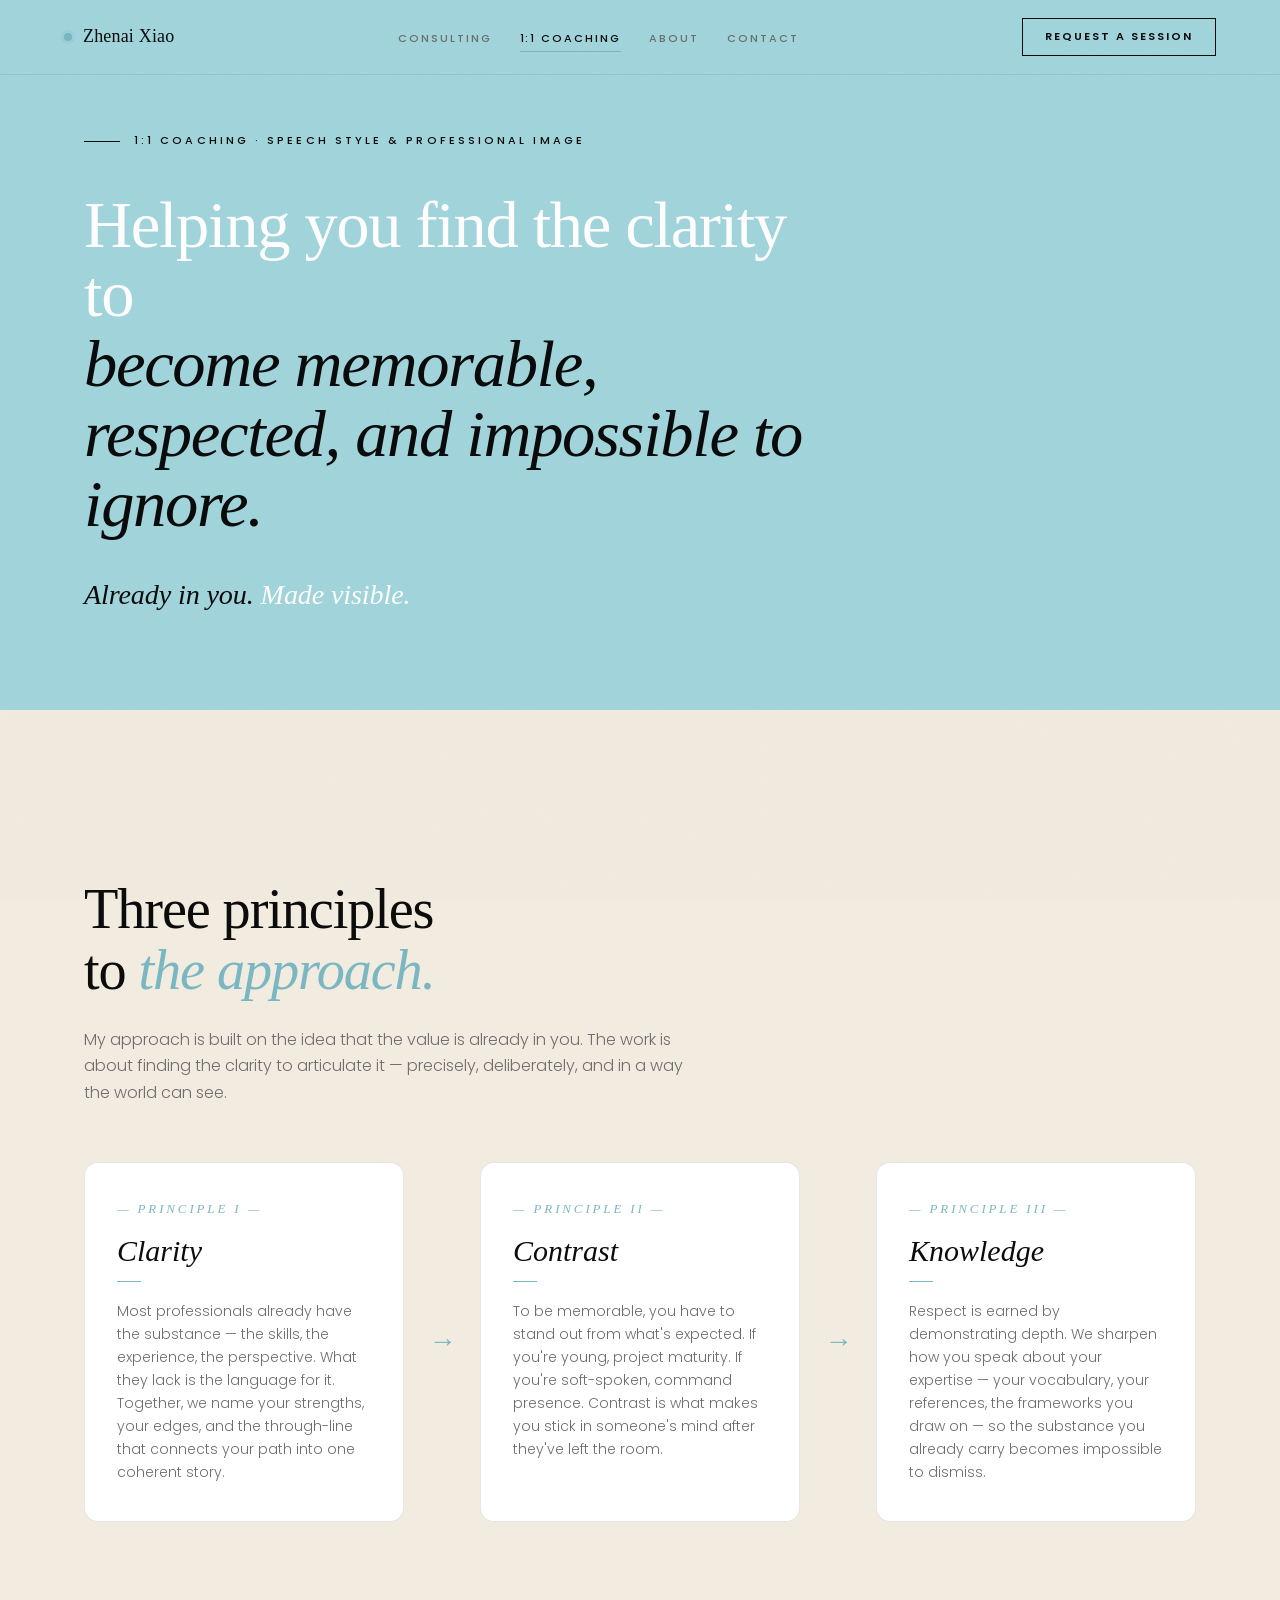
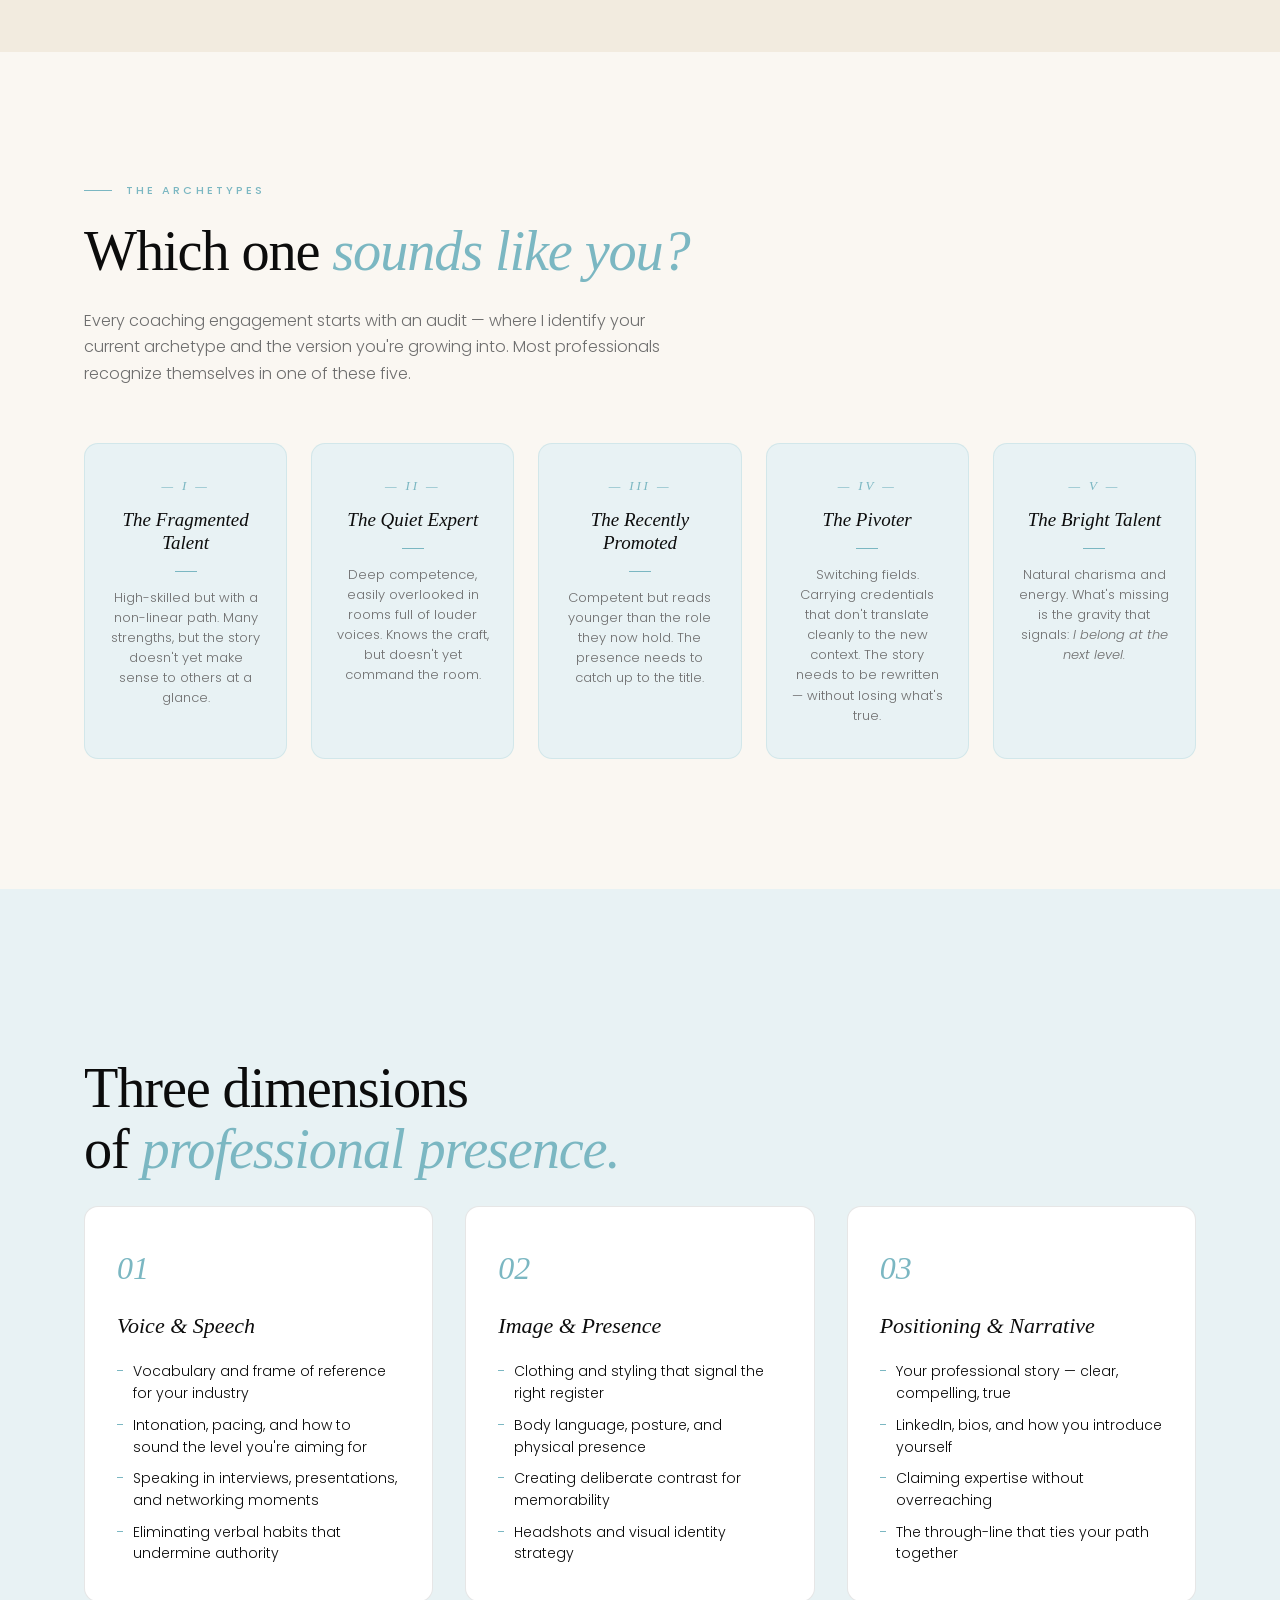
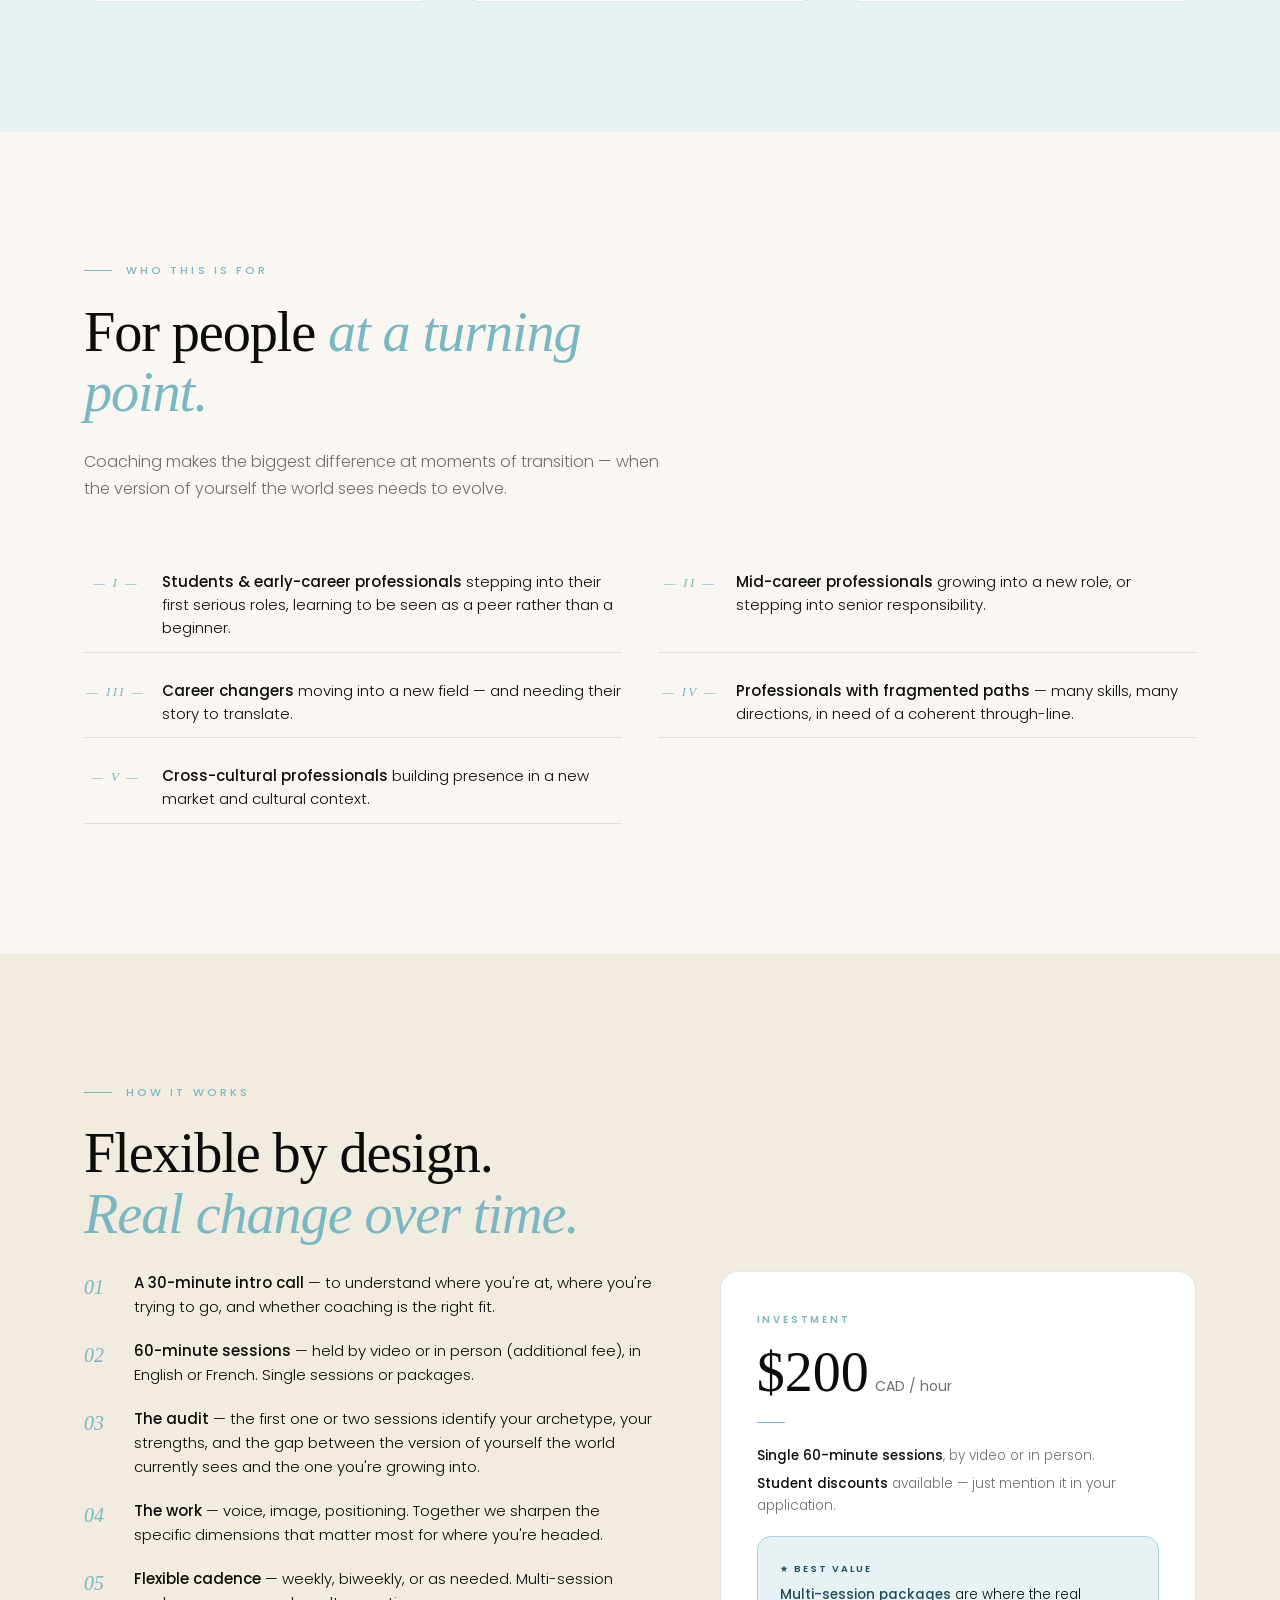
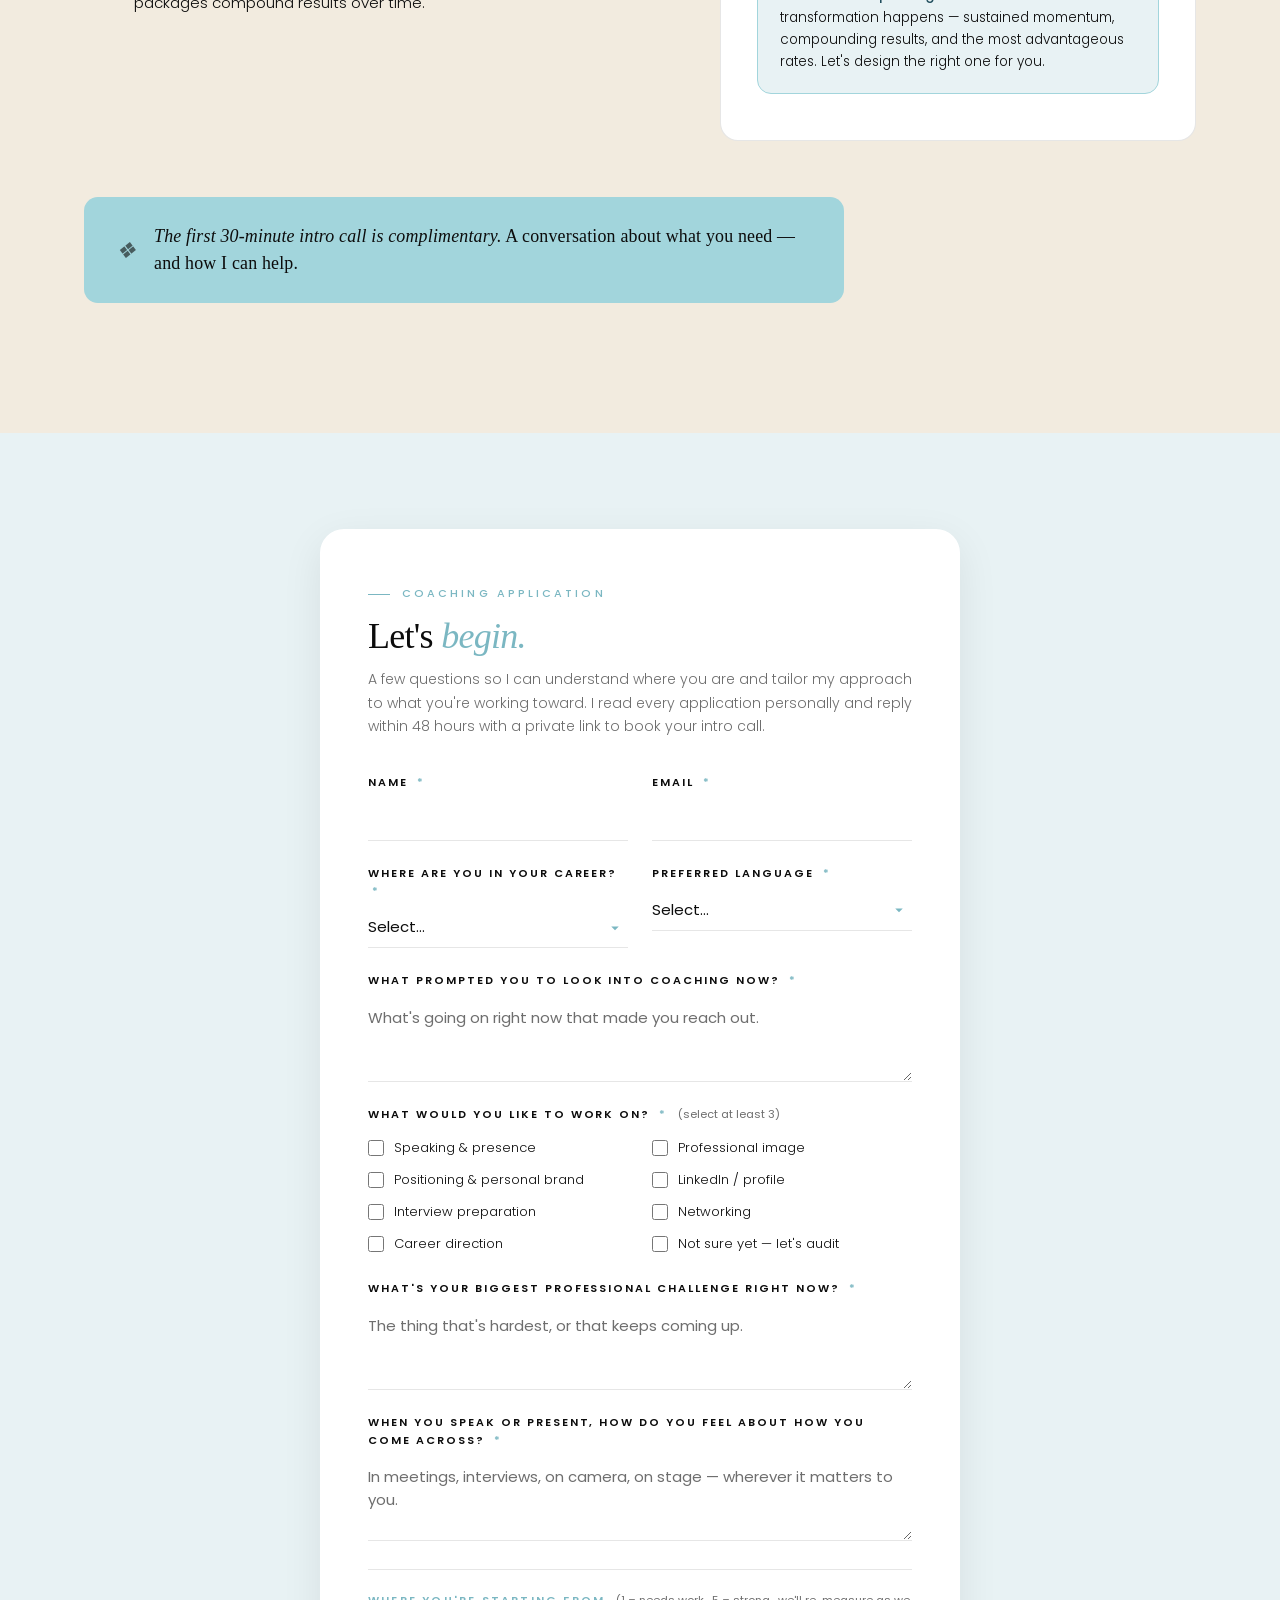
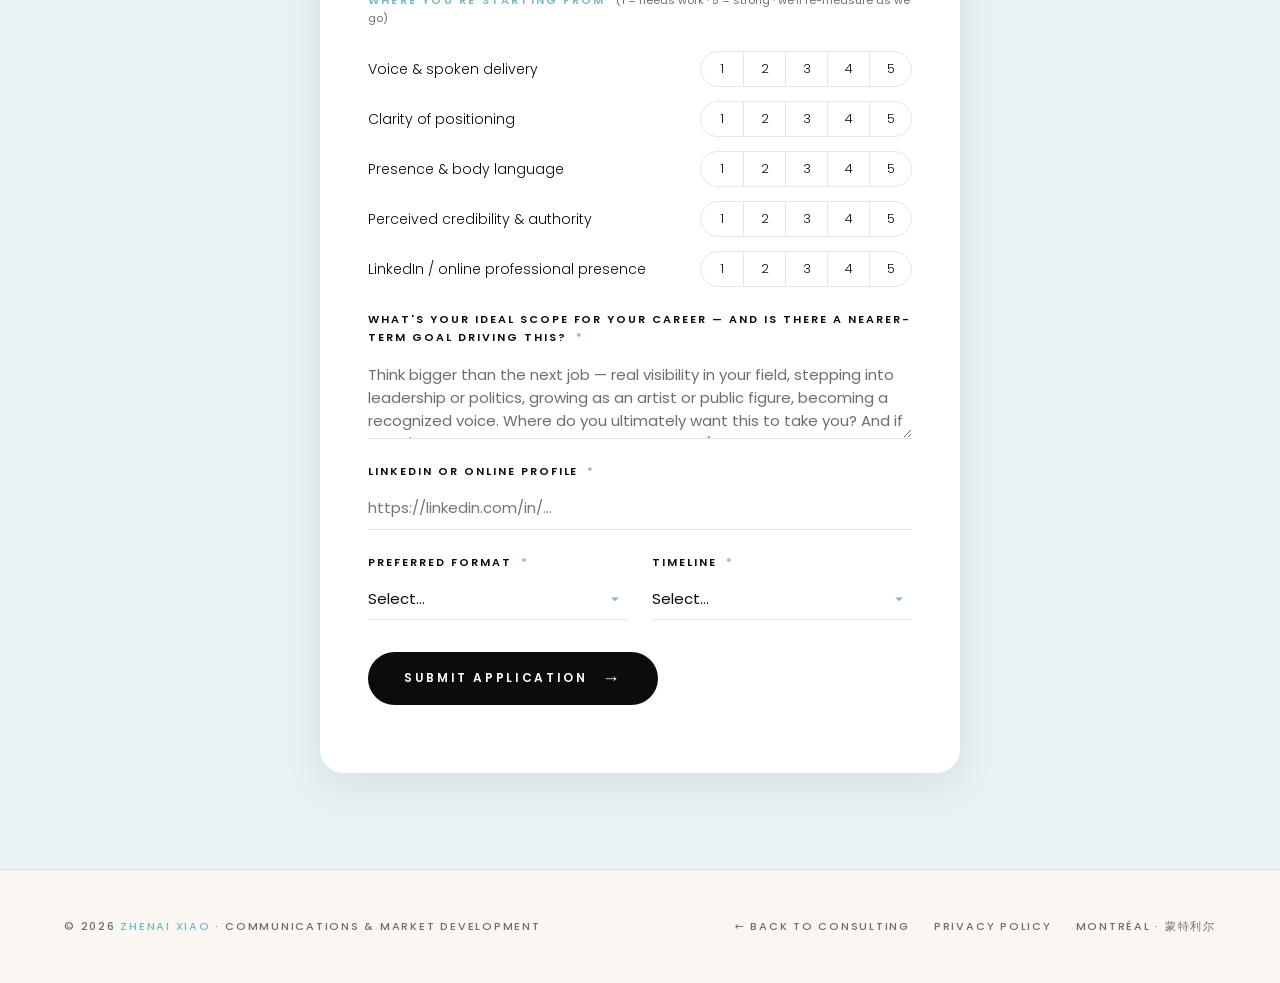
<file: coaching/index.html>
<!DOCTYPE html>
<html lang="en">
<head>
<meta charset="UTF-8" />
<meta name="viewport" content="width=device-width, initial-scale=1.0" />
<title>1:1 Coaching — Zhenai Xiao</title>
<meta name="description" content="1:1 communications and professional image coaching with Zhenai Xiao. Helping young professionals, career changers, and those entering new fields become memorable, respected, and impossible to ignore." />

<link rel="preconnect" href="https://fonts.googleapis.com">
<link rel="preconnect" href="https://fonts.gstatic.com" crossorigin>
<link href="https://fonts.googleapis.com/css2?family=Poppins:wght@200;300;400;500;600;700&display=swap" rel="stylesheet">

<link rel="stylesheet" href="/assets/style.css" />
</head>
<body class="page-coaching">

<nav id="topNav">
  <a href="/" class="nav-mark">
    <span class="nav-dot"></span>
    <span class="nav-name">Zhenai Xiao</span>
  </a>
  <ul class="nav-links">
    <li><a href="/">Consulting</a></li>
    <li><a href="/coaching/" class="active">1:1 Coaching</a></li>
    <li><a href="/#about">About</a></li>
    <li><a href="#contact">Contact</a></li>
  </ul>
  <a href="#contact" class="nav-cta">Request a Session</a>
  <button class="nav-menu-btn" id="navMenuBtn" aria-label="Open menu">
    <svg viewBox="0 0 24 24"><path d="M3 6h18v2H3zm0 5h18v2H3zm0 5h18v2H3z"/></svg>
  </button>
</nav>

<!-- Mobile drawer -->
<div class="mobile-drawer" id="mobileDrawer">
  <button class="md-close" id="mdClose" aria-label="Close menu">
    <svg viewBox="0 0 24 24"><path d="M19 6.41L17.59 5 12 10.59 6.41 5 5 6.41 10.59 12 5 17.59 6.41 19 12 13.41 17.59 19 19 17.59 13.41 12z"/></svg>
  </button>
  <a href="/" class="md-link">Consulting</a>
  <a href="/coaching/" class="md-link italic">1:1 Coaching</a>
  <a href="/#about" class="md-link">About</a>
  <a href="#contact" class="md-link">Contact</a>
</div>

<!-- HERO -->
<div class="hero-block">
  <section class="hero">
    <div class="hero-eyebrow">1:1 Coaching · Speech Style &amp; Professional Image</div>
    <h1 class="hero-headline">
      <span class="line-1">Helping you find the clarity to</span>
      <span class="line-2">become memorable, respected, and impossible to ignore.</span>
    </h1>
    <p class="hero-tagline"><span class="ti-1">Already in you.</span> <span class="ti-2">Made visible.</span></p>
  </section>
</div>


<!-- METHOD -->
<div class="section-wrap paper-2">
  <div class="section">
    <div class="section-label js-reveal">The Approach</div>
    <h2 class="section-heading js-reveal">
      Three principles<br>to <em>the approach.</em>
    </h2>
    <p class="section-sub js-reveal">
      My approach is built on the idea that the value is already in you. The work is about finding the clarity to articulate it — precisely, deliberately, and in a way the world can see.
    </p>

    <div class="flow js-reveal">
      <div class="flow-card">
        <div class="flow-card-num">— Principle I —</div>
        <h3 class="flow-card-title"><em>Clarity</em></h3>
        <div class="flow-card-rule"></div>
        <p class="flow-card-body">Most professionals already have the substance — the skills, the experience, the perspective. What they lack is the language for it. Together, we name your strengths, your edges, and the through-line that connects your path into one coherent story.</p>
      </div>
      <div class="flow-arrow"><span>&rarr;</span></div>
      <div class="flow-card">
        <div class="flow-card-num">— Principle II —</div>
        <h3 class="flow-card-title"><em>Contrast</em></h3>
        <div class="flow-card-rule"></div>
        <p class="flow-card-body">To be memorable, you have to stand out from what's expected. If you're young, project maturity. If you're soft-spoken, command presence. Contrast is what makes you stick in someone's mind after they've left the room.</p>
      </div>
      <div class="flow-arrow"><span>&rarr;</span></div>
      <div class="flow-card">
        <div class="flow-card-num">— Principle III —</div>
        <h3 class="flow-card-title"><em>Knowledge</em></h3>
        <div class="flow-card-rule"></div>
        <p class="flow-card-body">Respect is earned by demonstrating depth. We sharpen how you speak about your expertise — your vocabulary, your references, the frameworks you draw on — so the substance you already carry becomes impossible to dismiss.</p>
      </div>
    </div>
  </div>
</div>


<!-- ARCHETYPES -->
<div class="section-wrap paper">
  <div class="section">
    <div class="section-label js-reveal">The Archetypes</div>
    <h2 class="section-heading js-reveal">
      Which one <em>sounds like you?</em>
    </h2>
    <p class="section-sub js-reveal arch-intro">
      Every coaching engagement starts with an audit — where I identify your current archetype and the version you're growing into. Most professionals recognize themselves in one of these five.
    </p>

    <div class="arch-grid js-reveal">
      <div class="arch-card">
        <div class="arch-roman">— I —</div>
        <div class="arch-name">The Fragmented Talent</div>
        <div class="arch-rule"></div>
        <p class="arch-desc">High-skilled but with a non-linear path. Many strengths, but the story doesn't yet make sense to others at a glance.</p>
      </div>
      <div class="arch-card">
        <div class="arch-roman">— II —</div>
        <div class="arch-name">The Quiet Expert</div>
        <div class="arch-rule"></div>
        <p class="arch-desc">Deep competence, easily overlooked in rooms full of louder voices. Knows the craft, but doesn't yet command the room.</p>
      </div>
      <div class="arch-card">
        <div class="arch-roman">— III —</div>
        <div class="arch-name">The Recently Promoted</div>
        <div class="arch-rule"></div>
        <p class="arch-desc">Competent but reads younger than the role they now hold. The presence needs to catch up to the title.</p>
      </div>
      <div class="arch-card">
        <div class="arch-roman">— IV —</div>
        <div class="arch-name">The Pivoter</div>
        <div class="arch-rule"></div>
        <p class="arch-desc">Switching fields. Carrying credentials that don't translate cleanly to the new context. The story needs to be rewritten — without losing what's true.</p>
      </div>
      <div class="arch-card">
        <div class="arch-roman">— V —</div>
        <div class="arch-name">The Bright Talent</div>
        <div class="arch-rule"></div>
        <p class="arch-desc">Natural charisma and energy. What's missing is the gravity that signals: <em>I belong at the next level.</em></p>
      </div>
    </div>
  </div>
</div>


<!-- WORK PILLARS -->
<div class="section-wrap aqua-bg">
  <div class="section">
    <div class="section-label js-reveal">What You'll Work On</div>
    <h2 class="section-heading js-reveal">
      Three dimensions<br>of <em>professional presence.</em>
    </h2>

    <div class="work-grid js-reveal">
      <div class="work-card">
        <div class="work-icon-num">01</div>
        <h3 class="work-title"><em>Voice &amp; Speech</em></h3>
        <ul class="work-bullets">
          <li>Vocabulary and frame of reference for your industry</li>
          <li>Intonation, pacing, and how to sound the level you're aiming for</li>
          <li>Speaking in interviews, presentations, and networking moments</li>
          <li>Eliminating verbal habits that undermine authority</li>
        </ul>
      </div>
      <div class="work-card">
        <div class="work-icon-num">02</div>
        <h3 class="work-title"><em>Image &amp; Presence</em></h3>
        <ul class="work-bullets">
          <li>Clothing and styling that signal the right register</li>
          <li>Body language, posture, and physical presence</li>
          <li>Creating deliberate contrast for memorability</li>
          <li>Headshots and visual identity strategy</li>
        </ul>
      </div>
      <div class="work-card">
        <div class="work-icon-num">03</div>
        <h3 class="work-title"><em>Positioning &amp; Narrative</em></h3>
        <ul class="work-bullets">
          <li>Your professional story — clear, compelling, true</li>
          <li>LinkedIn, bios, and how you introduce yourself</li>
          <li>Claiming expertise without overreaching</li>
          <li>The through-line that ties your path together</li>
        </ul>
      </div>
    </div>
  </div>
</div>


<!-- WHO THIS IS FOR -->
<div class="section-wrap paper">
  <div class="section">
    <div class="section-label js-reveal">Who This Is For</div>
    <h2 class="section-heading js-reveal">
      For people <em>at a turning point.</em>
    </h2>
    <p class="section-sub js-reveal">
      Coaching makes the biggest difference at moments of transition — when the version of yourself the world sees needs to evolve.
    </p>

    <div class="aud-list js-reveal">
      <div class="aud-item">
        <span class="aud-num">— I —</span>
        <p class="aud-text"><strong>Students &amp; early-career professionals</strong> stepping into their first serious roles, learning to be seen as a peer rather than a beginner.</p>
      </div>
      <div class="aud-item">
        <span class="aud-num">— II —</span>
        <p class="aud-text"><strong>Mid-career professionals</strong> growing into a new role, or stepping into senior responsibility.</p>
      </div>
      <div class="aud-item">
        <span class="aud-num">— III —</span>
        <p class="aud-text"><strong>Career changers</strong> moving into a new field — and needing their story to translate.</p>
      </div>
      <div class="aud-item">
        <span class="aud-num">— IV —</span>
        <p class="aud-text"><strong>Professionals with fragmented paths</strong> — many skills, many directions, in need of a coherent through-line.</p>
      </div>
      <div class="aud-item">
        <span class="aud-num">— V —</span>
        <p class="aud-text"><strong>Cross-cultural professionals</strong> building presence in a new market and cultural context.</p>
      </div>
    </div>
  </div>
</div>


<!-- HOW IT WORKS + PRICING -->
<div class="section-wrap paper-2">
  <div class="section">
    <div class="section-label js-reveal">How It Works</div>
    <h2 class="section-heading js-reveal">
      Flexible by design.<br><em>Real change over time.</em>
    </h2>

    <div class="how-wrap js-reveal">
      <div class="how-list">
        <div class="how-item">
          <span class="how-num">01</span>
          <p class="how-body"><strong>A 30-minute intro call</strong> — to understand where you're at, where you're trying to go, and whether coaching is the right fit.</p>
        </div>
        <div class="how-item">
          <span class="how-num">02</span>
          <p class="how-body"><strong>60-minute sessions</strong> — held by video or in person (additional fee), in English or French. Single sessions or packages.</p>
        </div>
        <div class="how-item">
          <span class="how-num">03</span>
          <p class="how-body"><strong>The audit</strong> — the first one or two sessions identify your archetype, your strengths, and the gap between the version of yourself the world currently sees and the one you're growing into.</p>
        </div>
        <div class="how-item">
          <span class="how-num">04</span>
          <p class="how-body"><strong>The work</strong> — voice, image, positioning. Together we sharpen the specific dimensions that matter most for where you're headed.</p>
        </div>
        <div class="how-item">
          <span class="how-num">05</span>
          <p class="how-body"><strong>Flexible cadence</strong> — weekly, biweekly, or as needed. Multi-session packages compound results over time.</p>
        </div>
      </div>

      <div class="price-panel">
        <div class="price-eyebrow">Investment</div>
        <div class="price-amount">$200<span class="unit">CAD / hour</span></div>
        <div class="price-divider"></div>
        <p class="price-note"><strong>Single 60-minute sessions</strong>, by video or in person.</p>
        <p class="price-note"><strong>Student discounts</strong> available — just mention it in your application.</p>
        <p class="price-note price-feature"><span class="price-badge">★ Best value</span><br /><strong>Multi-session packages</strong> are where the real transformation happens — sustained momentum, compounding results, and the most advantageous rates. Let's design the right one for you.</p>
      </div>
    </div>

    <div class="intro-callout js-reveal">
      <span class="intro-callout-icon">&#10070;</span>
      <p><em>The first 30-minute intro call is complimentary.</em> A conversation about what you need — and how I can help.</p>
    </div>
  </div>
</div>


<!-- CONTACT FORM -->
<div class="form-section-wrap" id="contact">
  <div class="form-section js-reveal">
    <div class="form-intro">
      <div class="form-eyebrow">Coaching Application</div>
      <h2 class="form-headline">Let's <em>begin.</em></h2>
      <p class="form-note">A few questions so I can understand where you are and tailor my approach to what you're working toward. I read every application personally and reply within 48 hours with a private link to book your intro call.</p>
    </div>

    <form class="coach-form" id="coachForm" action="https://formspree.io/f/mwvzprra" method="POST">
      <input type="hidden" name="form_type" value="coaching_application" />
      <input type="hidden" name="_subject" value="New coaching application — zhenaixiao.com" />

      <div class="form-row">
        <div class="form-field">
          <label class="form-label" for="cf-name">Name <span class="req">*</span></label>
          <input type="text" id="cf-name" name="name" required autocomplete="name" />
        </div>
        <div class="form-field">
          <label class="form-label" for="cf-email">Email <span class="req">*</span></label>
          <input type="email" id="cf-email" name="email" required autocomplete="email" />
        </div>
      </div>

      <div class="form-row">
        <div class="form-field">
          <label class="form-label" for="cf-stage">Where are you in your career? <span class="req">*</span></label>
          <select id="cf-stage" name="career_stage" required>
            <option value="" disabled selected>Select…</option>
            <option value="Student">Student</option>
            <option value="Early career (0-3 years)">Early career (0-3 years)</option>
            <option value="Mid-career, growing into a new role">Mid-career, growing into a new role</option>
            <option value="Career changer / pivoter">Career changer / pivoter</option>
            <option value="Other">Other</option>
          </select>
        </div>
        <div class="form-field">
          <label class="form-label" for="cf-language">Preferred language <span class="req">*</span></label>
          <select id="cf-language" name="preferred_language" required>
            <option value="" disabled selected>Select…</option>
            <option value="English">English</option>
            <option value="中文 (Chinese)">中文 (Chinese)</option>
            <option value="Français">Français</option>
            <option value="Other">Other</option>
          </select>
        </div>
      </div>

      <div class="form-field">
        <label class="form-label" for="cf-prompt">What prompted you to look into coaching now? <span class="req">*</span></label>
        <textarea id="cf-prompt" name="q1_why_now" required placeholder="What's going on right now that made you reach out."></textarea>
      </div>

      <div class="form-field">
        <label class="form-label">What would you like to work on? <span class="req">*</span> <span class="opt">(select at least 3)</span></label>
        <div class="form-checks">
          <label class="form-check"><input type="checkbox" name="focus[]" value="Speaking & presence" /><span>Speaking &amp; presence</span></label>
          <label class="form-check"><input type="checkbox" name="focus[]" value="Professional image" /><span>Professional image</span></label>
          <label class="form-check"><input type="checkbox" name="focus[]" value="Positioning & personal brand" /><span>Positioning &amp; personal brand</span></label>
          <label class="form-check"><input type="checkbox" name="focus[]" value="LinkedIn / profile" /><span>LinkedIn / profile</span></label>
          <label class="form-check"><input type="checkbox" name="focus[]" value="Interview preparation" /><span>Interview preparation</span></label>
          <label class="form-check"><input type="checkbox" name="focus[]" value="Networking" /><span>Networking</span></label>
          <label class="form-check"><input type="checkbox" name="focus[]" value="Career direction" /><span>Career direction</span></label>
          <label class="form-check"><input type="checkbox" name="focus[]" value="Not sure yet — let's audit" /><span>Not sure yet — let's audit</span></label>
        </div>
      </div>

      <div class="form-field">
        <label class="form-label" for="cf-challenge">What's your biggest professional challenge right now? <span class="req">*</span></label>
        <textarea id="cf-challenge" name="q3_challenge" required placeholder="The thing that's hardest, or that keeps coming up."></textarea>
      </div>

      <div class="form-field">
        <label class="form-label" for="cf-speaking">When you speak or present, how do you feel about how you come across? <span class="req">*</span></label>
        <textarea id="cf-speaking" name="q5_speaking" required placeholder="In meetings, interviews, on camera, on stage — wherever it matters to you."></textarea>
      </div>

      <div class="audit-section-label">Where you're starting from <span class="opt">(1 = needs work · 5 = strong · we'll re-measure as we go)</span></div>
      <div class="scale-group">
        <div class="scale-row">
          <span class="scale-label">Voice &amp; spoken delivery</span>
          <div class="scale" role="radiogroup" aria-label="Voice and spoken delivery">
            <input type="radio" id="bv1" name="baseline_voice" value="1" /><label for="bv1">1</label>
            <input type="radio" id="bv2" name="baseline_voice" value="2" /><label for="bv2">2</label>
            <input type="radio" id="bv3" name="baseline_voice" value="3" /><label for="bv3">3</label>
            <input type="radio" id="bv4" name="baseline_voice" value="4" /><label for="bv4">4</label>
            <input type="radio" id="bv5" name="baseline_voice" value="5" /><label for="bv5">5</label>
          </div>
        </div>
        <div class="scale-row">
          <span class="scale-label">Clarity of positioning</span>
          <div class="scale" role="radiogroup" aria-label="Clarity of positioning">
            <input type="radio" id="bo1" name="baseline_positioning" value="1" /><label for="bo1">1</label>
            <input type="radio" id="bo2" name="baseline_positioning" value="2" /><label for="bo2">2</label>
            <input type="radio" id="bo3" name="baseline_positioning" value="3" /><label for="bo3">3</label>
            <input type="radio" id="bo4" name="baseline_positioning" value="4" /><label for="bo4">4</label>
            <input type="radio" id="bo5" name="baseline_positioning" value="5" /><label for="bo5">5</label>
          </div>
        </div>
        <div class="scale-row">
          <span class="scale-label">Presence &amp; body language</span>
          <div class="scale" role="radiogroup" aria-label="Presence and body language">
            <input type="radio" id="bp1" name="baseline_presence" value="1" /><label for="bp1">1</label>
            <input type="radio" id="bp2" name="baseline_presence" value="2" /><label for="bp2">2</label>
            <input type="radio" id="bp3" name="baseline_presence" value="3" /><label for="bp3">3</label>
            <input type="radio" id="bp4" name="baseline_presence" value="4" /><label for="bp4">4</label>
            <input type="radio" id="bp5" name="baseline_presence" value="5" /><label for="bp5">5</label>
          </div>
        </div>
        <div class="scale-row">
          <span class="scale-label">Perceived credibility &amp; authority</span>
          <div class="scale" role="radiogroup" aria-label="Perceived credibility and authority">
            <input type="radio" id="bd1" name="baseline_credibility" value="1" /><label for="bd1">1</label>
            <input type="radio" id="bd2" name="baseline_credibility" value="2" /><label for="bd2">2</label>
            <input type="radio" id="bd3" name="baseline_credibility" value="3" /><label for="bd3">3</label>
            <input type="radio" id="bd4" name="baseline_credibility" value="4" /><label for="bd4">4</label>
            <input type="radio" id="bd5" name="baseline_credibility" value="5" /><label for="bd5">5</label>
          </div>
        </div>
        <div class="scale-row">
          <span class="scale-label">LinkedIn / online professional presence</span>
          <div class="scale" role="radiogroup" aria-label="LinkedIn or online professional presence">
            <input type="radio" id="bn1" name="baseline_online" value="1" /><label for="bn1">1</label>
            <input type="radio" id="bn2" name="baseline_online" value="2" /><label for="bn2">2</label>
            <input type="radio" id="bn3" name="baseline_online" value="3" /><label for="bn3">3</label>
            <input type="radio" id="bn4" name="baseline_online" value="4" /><label for="bn4">4</label>
            <input type="radio" id="bn5" name="baseline_online" value="5" /><label for="bn5">5</label>
          </div>
        </div>
      </div>

      <div class="form-field">
        <label class="form-label" for="cf-scope">What's your ideal scope for your career — and is there a nearer-term goal driving this? <span class="req">*</span></label>
        <textarea id="cf-scope" name="q6_career_scope" required placeholder="Think bigger than the next job — real visibility in your field, stepping into leadership or politics, growing as an artist or public figure, becoming a recognized voice. Where do you ultimately want this to take you? And if there's a specific milestone in the near term (a new job, promotion, grad school, a launch), mention that too."></textarea>
      </div>

      <div class="form-field">
        <label class="form-label" for="cf-linkedin">LinkedIn or online profile <span class="req">*</span></label>
        <input type="url" id="cf-linkedin" name="linkedin" required autocomplete="url" placeholder="https://linkedin.com/in/…" />
      </div>

      <div class="form-row">
        <div class="form-field">
          <label class="form-label" for="cf-format">Preferred format <span class="req">*</span></label>
          <select id="cf-format" name="format" required>
            <option value="" disabled selected>Select…</option>
            <option value="Virtual">Virtual</option>
            <option value="In person (Montréal)">In person (Montréal)</option>
            <option value="Either">Either</option>
          </select>
        </div>
        <div class="form-field">
          <label class="form-label" for="cf-timeline">Timeline <span class="req">*</span></label>
          <select id="cf-timeline" name="timeline" required>
            <option value="" disabled selected>Select…</option>
            <option value="As soon as possible">As soon as possible</option>
            <option value="In the next month">In the next month</option>
            <option value="In the next few months">In the next few months</option>
            <option value="Just exploring for now">Just exploring for now</option>
          </select>
        </div>
      </div>

      <div class="form-submit">
        <button type="submit">
          Submit Application
          <span class="arrow">&rarr;</span>
        </button>
        <p class="form-status" id="formStatus"></p>
      </div>
    </form>
  </div>
</div>


<footer>
  <div>© 2026 <span class="f-aqua">Zhenai Xiao</span> · Communications &amp; Market Development</div>
  <div class="f-row-right">
    <a href="/">&larr; Back to Consulting</a>
    <a href="/privacy/">Privacy Policy</a>
    <span>Montréal · 蒙特利尔</span>
  </div>
</footer>

<script src="/assets/main.js"></script>

</body>
</html>
</file>
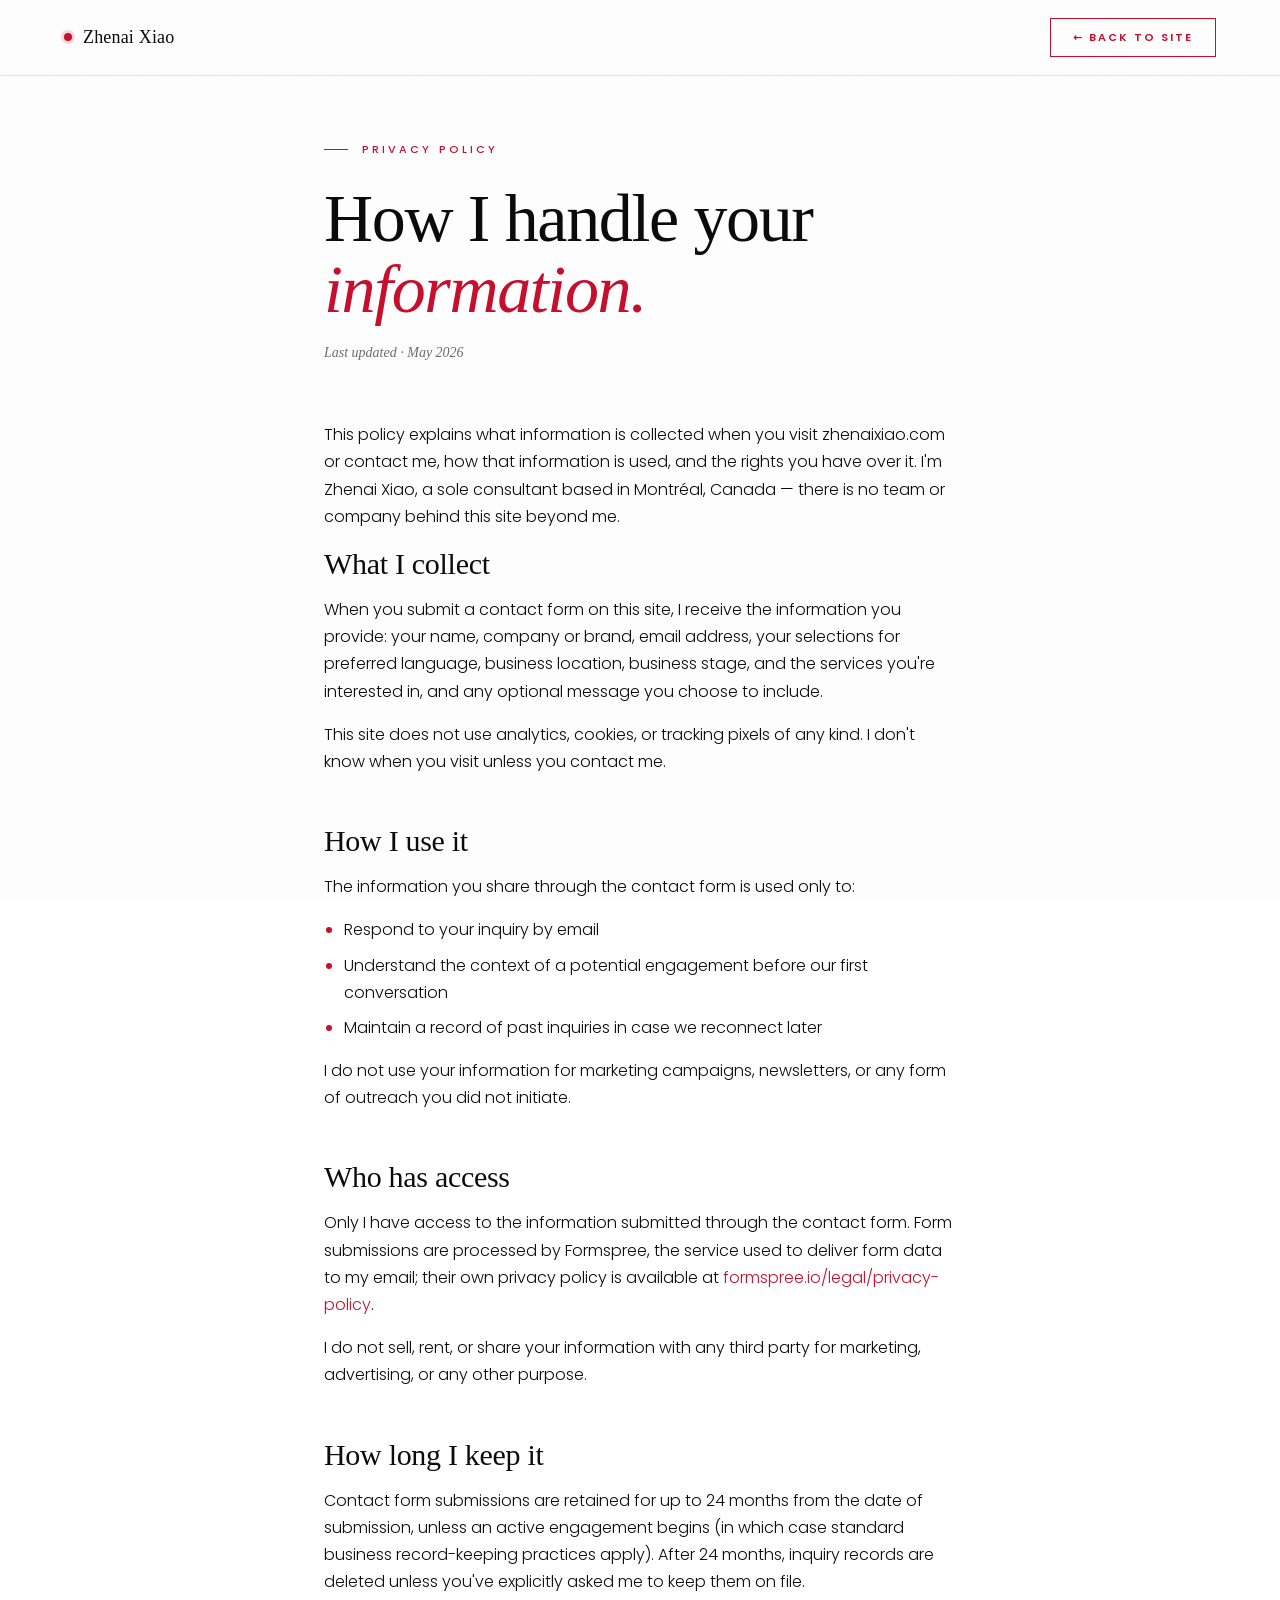
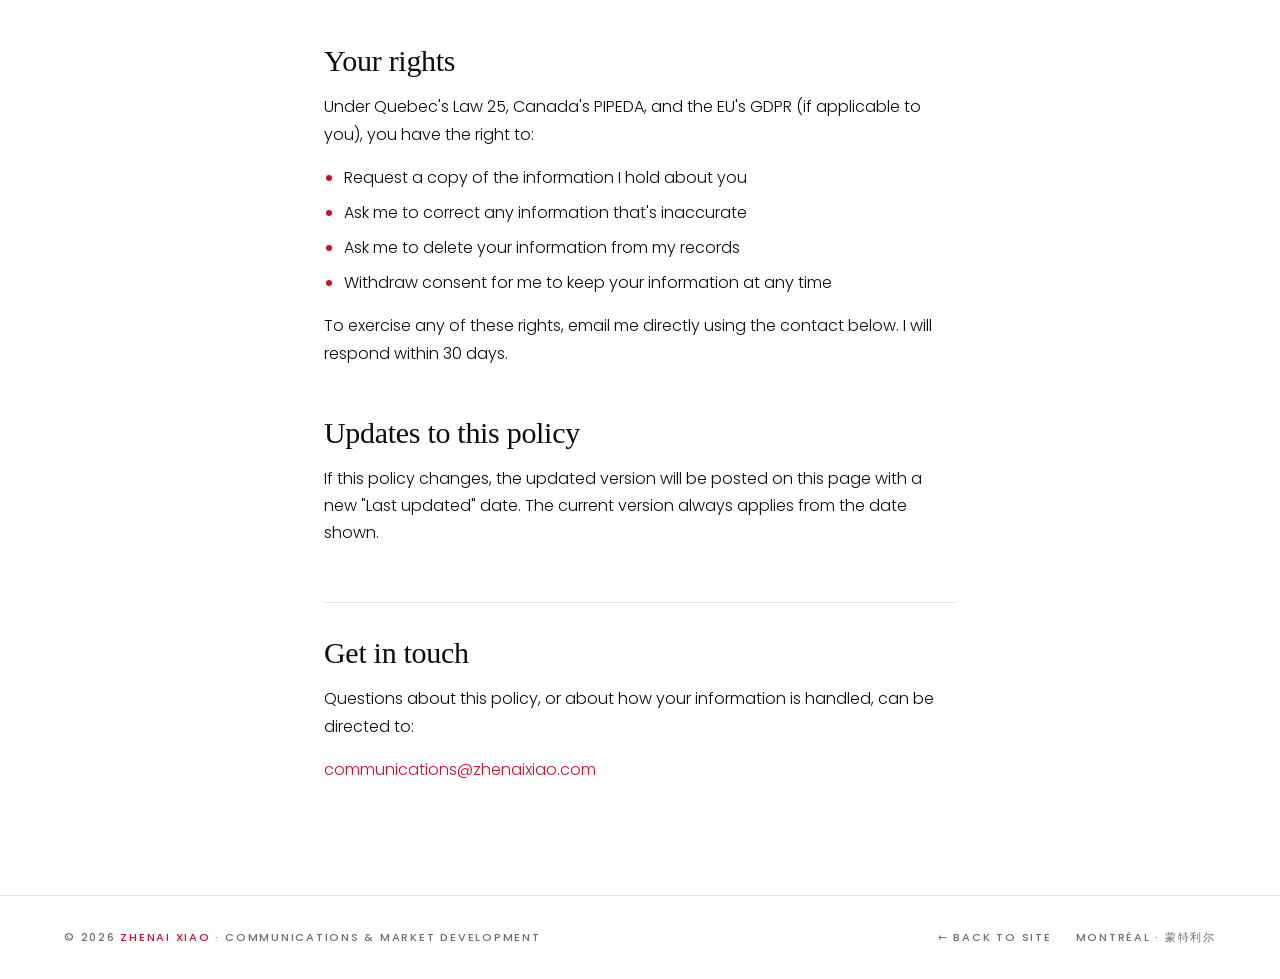
<file: privacy/index.html>
<!DOCTYPE html>
<html lang="en">
<head>
<meta charset="UTF-8" />
<meta name="viewport" content="width=device-width, initial-scale=1.0" />
<title>Privacy Policy — Zhenai Xiao</title>
<meta name="description" content="Privacy Policy for Zhenai Xiao, Communications & Market Development Consultant." />

<link rel="preconnect" href="https://fonts.googleapis.com">
<link rel="preconnect" href="https://fonts.gstatic.com" crossorigin>
<link href="https://fonts.googleapis.com/css2?family=Poppins:wght@200;300;400;500;600;700&display=swap" rel="stylesheet">

<link rel="stylesheet" href="/assets/style.css" />
</head>
<body class="page-privacy">

<nav>
  <a href="/" style="display:flex;align-items:center;gap:11px;">
    <span class="nav-dot"></span>
    <span class="nav-name">Zhenai Xiao</span>
  </a>
  <a href="/" class="nav-back">&larr; Back to Site</a>
</nav>

<main>
  <div class="eyebrow">Privacy Policy</div>
  <h1>How I handle your <em>information.</em></h1>
  <p class="updated">Last updated · May 2026</p>

  <p>This policy explains what information is collected when you visit zhenaixiao.com or contact me, how that information is used, and the rights you have over it. I'm Zhenai Xiao, a sole consultant based in Montréal, Canada — there is no team or company behind this site beyond me.</p>

  <h2>What I collect</h2>
  <p>When you submit a contact form on this site, I receive the information you provide: your name, company or brand, email address, your selections for preferred language, business location, business stage, and the services you're interested in, and any optional message you choose to include.</p>
  <p>This site does not use analytics, cookies, or tracking pixels of any kind. I don't know when you visit unless you contact me.</p>

  <h2>How I use it</h2>
  <p>The information you share through the contact form is used only to:</p>
  <ul>
    <li>Respond to your inquiry by email</li>
    <li>Understand the context of a potential engagement before our first conversation</li>
    <li>Maintain a record of past inquiries in case we reconnect later</li>
  </ul>
  <p>I do not use your information for marketing campaigns, newsletters, or any form of outreach you did not initiate.</p>

  <h2>Who has access</h2>
  <p>Only I have access to the information submitted through the contact form. Form submissions are processed by Formspree, the service used to deliver form data to my email; their own privacy policy is available at <a href="https://formspree.io/legal/privacy-policy" target="_blank" rel="noopener">formspree.io/legal/privacy-policy</a>.</p>
  <p>I do not sell, rent, or share your information with any third party for marketing, advertising, or any other purpose.</p>

  <h2>How long I keep it</h2>
  <p>Contact form submissions are retained for up to 24 months from the date of submission, unless an active engagement begins (in which case standard business record-keeping practices apply). After 24 months, inquiry records are deleted unless you've explicitly asked me to keep them on file.</p>

  <h2>Your rights</h2>
  <p>Under Quebec's Law 25, Canada's PIPEDA, and the EU's GDPR (if applicable to you), you have the right to:</p>
  <ul>
    <li>Request a copy of the information I hold about you</li>
    <li>Ask me to correct any information that's inaccurate</li>
    <li>Ask me to delete your information from my records</li>
    <li>Withdraw consent for me to keep your information at any time</li>
  </ul>
  <p>To exercise any of these rights, email me directly using the contact below. I will respond within 30 days.</p>

  <h2>Updates to this policy</h2>
  <p>If this policy changes, the updated version will be posted on this page with a new "Last updated" date. The current version always applies from the date shown.</p>

  <div class="contact-line">
    <h2 style="margin-top:0;">Get in touch</h2>
    <p>Questions about this policy, or about how your information is handled, can be directed to:</p>
    <p><a href="mailto:communications@zhenaixiao.com">communications@zhenaixiao.com</a></p>
  </div>
</main>

<footer>
  <div>© 2026 <span class="f-red">Zhenai Xiao</span> · Communications &amp; Market Development</div>
  <div style="display:flex; align-items:center; gap:24px;">
    <a href="/">&larr; Back to Site</a>
    <span>Montréal · 蒙特利尔</span>
  </div>
</footer>

</body>
</html>
</file>
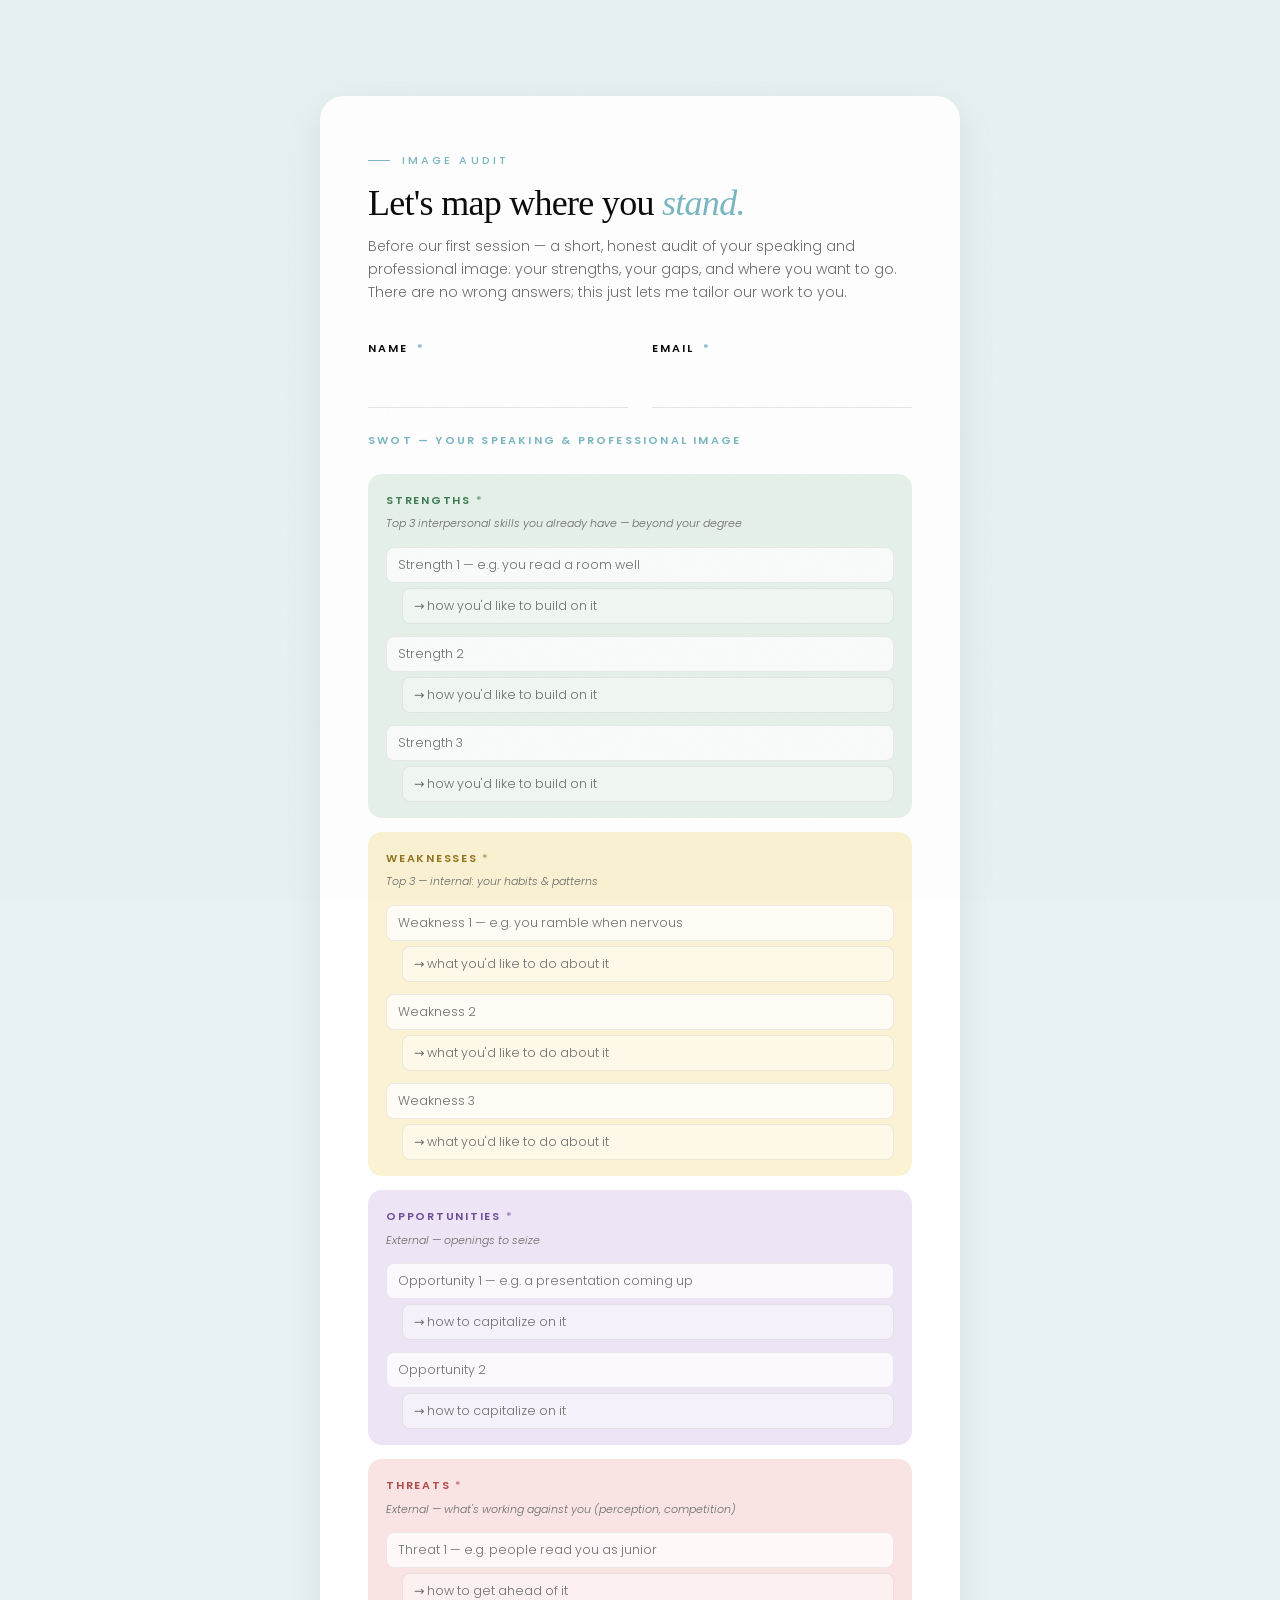
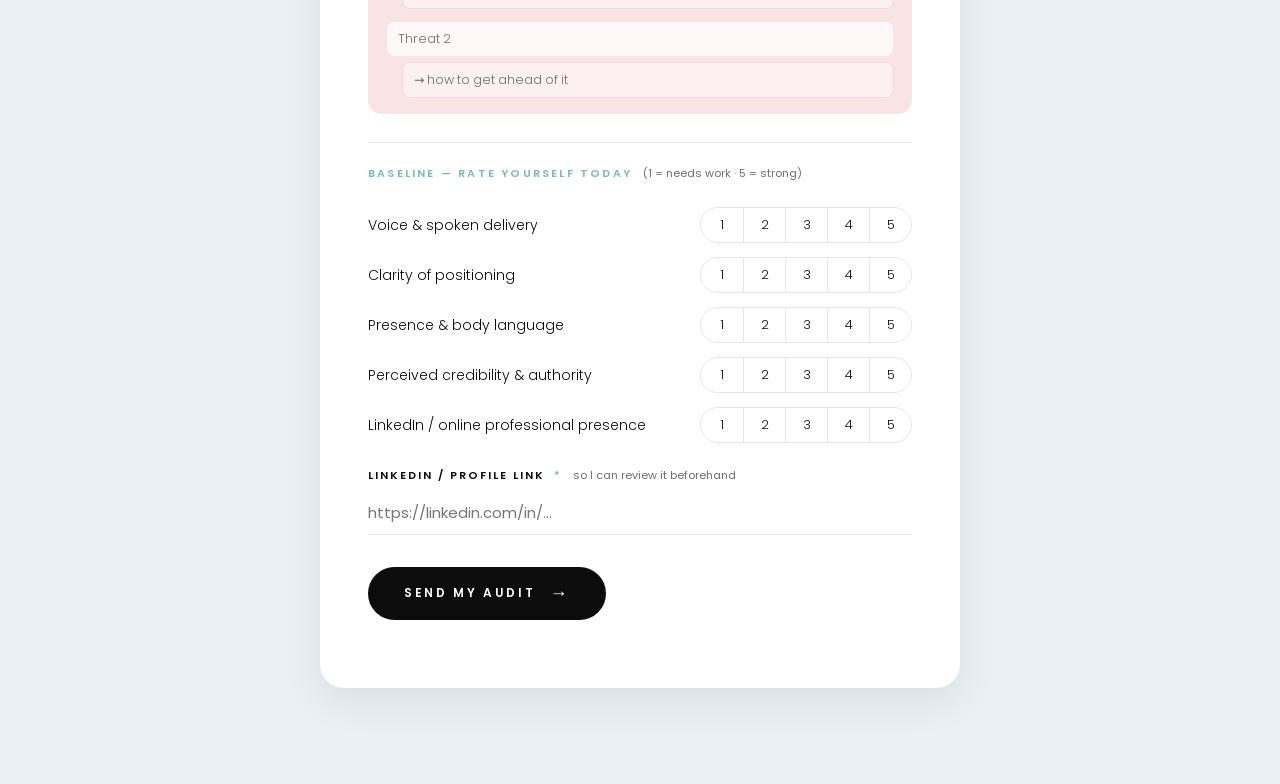
<file: coaching/audit/index.html>
<!DOCTYPE html>
<html lang="en">
<head>
<meta charset="UTF-8" />
<meta name="viewport" content="width=device-width, initial-scale=1.0" />
<title>Image Audit — Zhenai Xiao</title>
<meta name="robots" content="noindex, nofollow" />
<meta name="description" content="Pre-session image audit for coaching clients." />

<link rel="preconnect" href="https://fonts.googleapis.com">
<link rel="preconnect" href="https://fonts.gstatic.com" crossorigin>
<link href="https://fonts.googleapis.com/css2?family=Poppins:wght@200;300;400;500;600;700&display=swap" rel="stylesheet">

<link rel="stylesheet" href="/assets/style.css" />
</head>
<body class="page-coaching">

<div class="form-section-wrap" id="audit">
  <div class="form-section">
    <div class="form-intro">
      <div class="form-eyebrow">Image Audit</div>
      <h2 class="form-headline">Let's map where you <em>stand.</em></h2>
      <p class="form-note">Before our first session — a short, honest audit of your speaking and professional image: your strengths, your gaps, and where you want to go. There are no wrong answers; this just lets me tailor our work to you.</p>
    </div>

    <form class="coach-form" id="auditForm" action="https://formspree.io/f/mwvzprra" method="POST"
          data-success="Thank you — got it. I'll review this before our session.">
      <input type="hidden" name="form_type" value="image_audit" />
      <input type="hidden" name="_subject" value="Pre-session image audit — zhenaixiao.com" />

      <div class="form-row">
        <div class="form-field">
          <label class="form-label" for="au-name">Name <span class="req">*</span></label>
          <input type="text" id="au-name" name="name" required autocomplete="name" />
        </div>
        <div class="form-field">
          <label class="form-label" for="au-email">Email <span class="req">*</span></label>
          <input type="email" id="au-email" name="email" required autocomplete="email" />
        </div>
      </div>

      <div class="audit-section-label flush">SWOT — your speaking &amp; professional image</div>

      <div class="swot-grid">
        <div class="swot-cell swot-s">
          <span class="swot-head">Strengths <span class="req">*</span></span>
          <span class="swot-sub">Top 3 interpersonal skills you already have — beyond your degree</span>
          <div class="swot-rows">
            <div class="swot-item">
              <input type="text" name="strength_1" required placeholder="Strength 1 — e.g. you read a room well" />
              <input type="text" class="swot-action" name="strength_1_action" required placeholder="→ how you'd like to build on it" />
            </div>
            <div class="swot-item">
              <input type="text" name="strength_2" required placeholder="Strength 2" />
              <input type="text" class="swot-action" name="strength_2_action" required placeholder="→ how you'd like to build on it" />
            </div>
            <div class="swot-item">
              <input type="text" name="strength_3" required placeholder="Strength 3" />
              <input type="text" class="swot-action" name="strength_3_action" required placeholder="→ how you'd like to build on it" />
            </div>
          </div>
        </div>
        <div class="swot-cell swot-w">
          <span class="swot-head">Weaknesses <span class="req">*</span></span>
          <span class="swot-sub">Top 3 — internal: your habits &amp; patterns</span>
          <div class="swot-rows">
            <div class="swot-item">
              <input type="text" name="weakness_1" required placeholder="Weakness 1 — e.g. you ramble when nervous" />
              <input type="text" class="swot-action" name="weakness_1_action" required placeholder="→ what you'd like to do about it" />
            </div>
            <div class="swot-item">
              <input type="text" name="weakness_2" required placeholder="Weakness 2" />
              <input type="text" class="swot-action" name="weakness_2_action" required placeholder="→ what you'd like to do about it" />
            </div>
            <div class="swot-item">
              <input type="text" name="weakness_3" required placeholder="Weakness 3" />
              <input type="text" class="swot-action" name="weakness_3_action" required placeholder="→ what you'd like to do about it" />
            </div>
          </div>
        </div>
        <div class="swot-cell swot-o">
          <span class="swot-head">Opportunities <span class="req">*</span></span>
          <span class="swot-sub">External — openings to seize</span>
          <div class="swot-rows">
            <div class="swot-item">
              <input type="text" name="opportunity_1" required placeholder="Opportunity 1 — e.g. a presentation coming up" />
              <input type="text" class="swot-action" name="opportunity_1_action" required placeholder="→ how to capitalize on it" />
            </div>
            <div class="swot-item">
              <input type="text" name="opportunity_2" required placeholder="Opportunity 2" />
              <input type="text" class="swot-action" name="opportunity_2_action" required placeholder="→ how to capitalize on it" />
            </div>
          </div>
        </div>
        <div class="swot-cell swot-t">
          <span class="swot-head">Threats <span class="req">*</span></span>
          <span class="swot-sub">External — what's working against you (perception, competition)</span>
          <div class="swot-rows">
            <div class="swot-item">
              <input type="text" name="threat_1" required placeholder="Threat 1 — e.g. people read you as junior" />
              <input type="text" class="swot-action" name="threat_1_action" required placeholder="→ how to get ahead of it" />
            </div>
            <div class="swot-item">
              <input type="text" name="threat_2" required placeholder="Threat 2" />
              <input type="text" class="swot-action" name="threat_2_action" required placeholder="→ how to get ahead of it" />
            </div>
          </div>
        </div>
      </div>

      <div class="audit-section-label">Baseline — rate yourself today <span class="opt">(1 = needs work · 5 = strong)</span></div>

      <div class="scale-group">
        <div class="scale-row">
          <span class="scale-label">Voice &amp; spoken delivery</span>
          <div class="scale" role="radiogroup" aria-label="Voice and spoken delivery">
            <input type="radio" id="rc1" name="rate_voice" value="1" /><label for="rc1">1</label>
            <input type="radio" id="rc2" name="rate_voice" value="2" /><label for="rc2">2</label>
            <input type="radio" id="rc3" name="rate_voice" value="3" /><label for="rc3">3</label>
            <input type="radio" id="rc4" name="rate_voice" value="4" /><label for="rc4">4</label>
            <input type="radio" id="rc5" name="rate_voice" value="5" /><label for="rc5">5</label>
          </div>
        </div>
        <div class="scale-row">
          <span class="scale-label">Clarity of positioning</span>
          <div class="scale" role="radiogroup" aria-label="Clarity of positioning">
            <input type="radio" id="rl1" name="rate_positioning" value="1" /><label for="rl1">1</label>
            <input type="radio" id="rl2" name="rate_positioning" value="2" /><label for="rl2">2</label>
            <input type="radio" id="rl3" name="rate_positioning" value="3" /><label for="rl3">3</label>
            <input type="radio" id="rl4" name="rate_positioning" value="4" /><label for="rl4">4</label>
            <input type="radio" id="rl5" name="rate_positioning" value="5" /><label for="rl5">5</label>
          </div>
        </div>
        <div class="scale-row">
          <span class="scale-label">Presence &amp; body language</span>
          <div class="scale" role="radiogroup" aria-label="Presence and body language">
            <input type="radio" id="rp1" name="rate_presence" value="1" /><label for="rp1">1</label>
            <input type="radio" id="rp2" name="rate_presence" value="2" /><label for="rp2">2</label>
            <input type="radio" id="rp3" name="rate_presence" value="3" /><label for="rp3">3</label>
            <input type="radio" id="rp4" name="rate_presence" value="4" /><label for="rp4">4</label>
            <input type="radio" id="rp5" name="rate_presence" value="5" /><label for="rp5">5</label>
          </div>
        </div>
        <div class="scale-row">
          <span class="scale-label">Perceived credibility &amp; authority</span>
          <div class="scale" role="radiogroup" aria-label="Perceived credibility and authority">
            <input type="radio" id="ri1" name="rate_credibility" value="1" /><label for="ri1">1</label>
            <input type="radio" id="ri2" name="rate_credibility" value="2" /><label for="ri2">2</label>
            <input type="radio" id="ri3" name="rate_credibility" value="3" /><label for="ri3">3</label>
            <input type="radio" id="ri4" name="rate_credibility" value="4" /><label for="ri4">4</label>
            <input type="radio" id="ri5" name="rate_credibility" value="5" /><label for="ri5">5</label>
          </div>
        </div>
        <div class="scale-row">
          <span class="scale-label">LinkedIn / online professional presence</span>
          <div class="scale" role="radiogroup" aria-label="LinkedIn or online professional presence">
            <input type="radio" id="rn1" name="rate_online" value="1" /><label for="rn1">1</label>
            <input type="radio" id="rn2" name="rate_online" value="2" /><label for="rn2">2</label>
            <input type="radio" id="rn3" name="rate_online" value="3" /><label for="rn3">3</label>
            <input type="radio" id="rn4" name="rate_online" value="4" /><label for="rn4">4</label>
            <input type="radio" id="rn5" name="rate_online" value="5" /><label for="rn5">5</label>
          </div>
        </div>
      </div>

      <div class="form-field">
        <label class="form-label" for="au-linkedin">LinkedIn / profile link <span class="req">*</span> <span class="opt">so I can review it beforehand</span></label>
        <input type="url" id="au-linkedin" name="linkedin" required placeholder="https://linkedin.com/in/…" />
      </div>

      <div class="form-submit">
        <button type="submit">
          Send My Audit
          <span class="arrow">&rarr;</span>
        </button>
        <p class="form-status" id="formStatus"></p>
      </div>
    </form>
  </div>
</div>

<script src="/assets/main.js"></script>
</body>
</html>
</file>
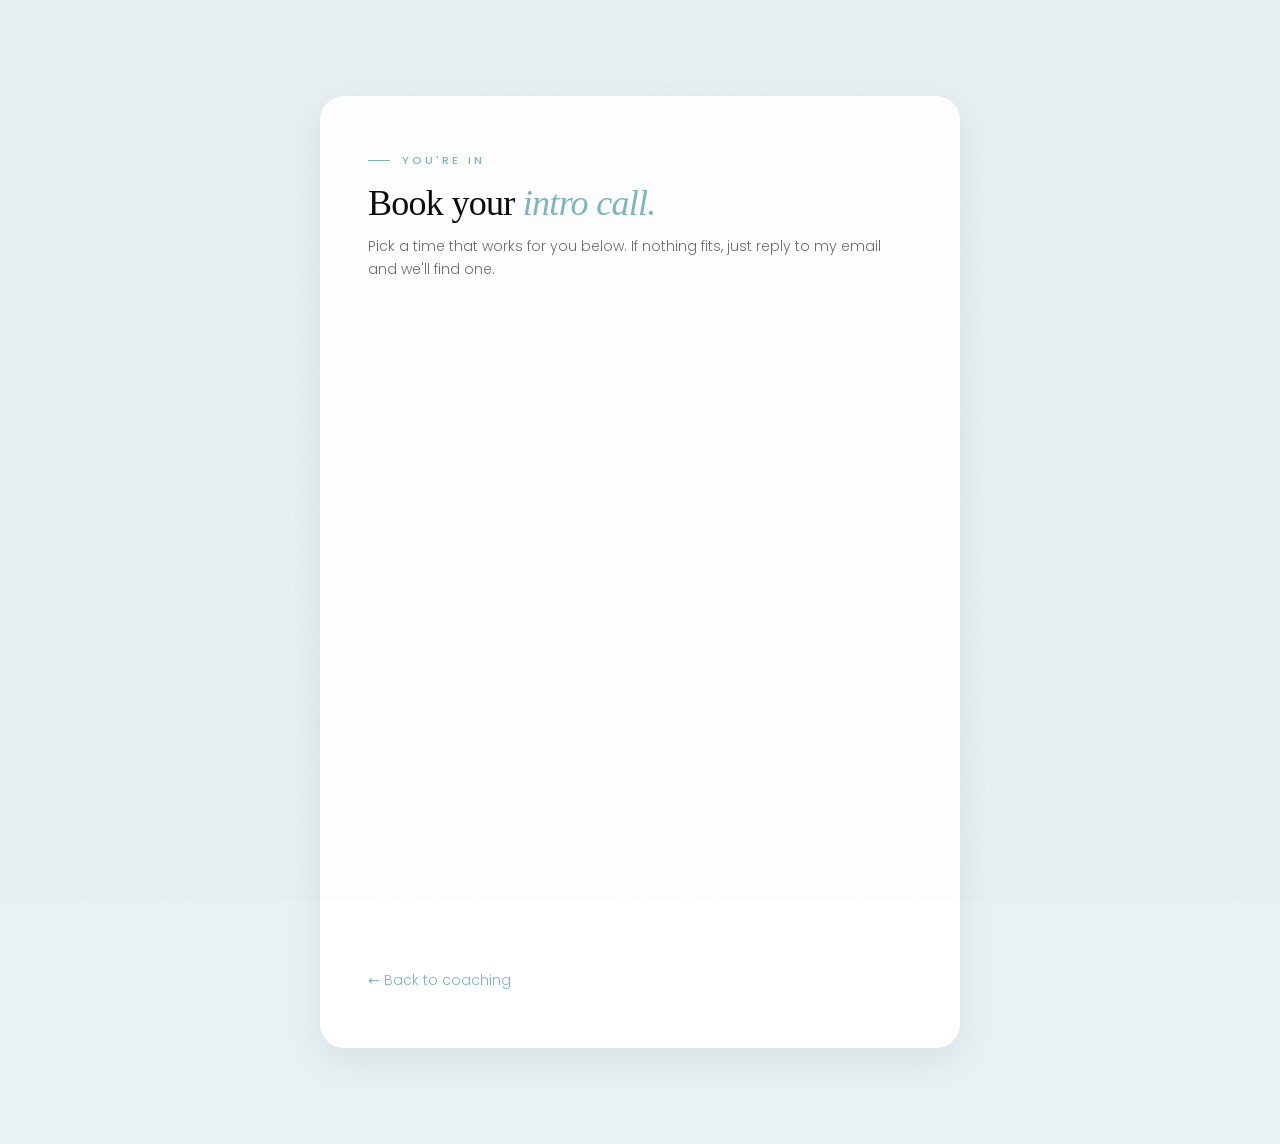
<file: coaching/book/index.html>
<!DOCTYPE html>
<html lang="en">
<head>
<meta charset="UTF-8" />
<meta name="viewport" content="width=device-width, initial-scale=1.0" />
<title>Book Your Session — Zhenai Xiao</title>
<meta name="robots" content="noindex, nofollow" />
<meta name="description" content="Private booking page for approved coaching clients." />

<link rel="preconnect" href="https://fonts.googleapis.com">
<link rel="preconnect" href="https://fonts.gstatic.com" crossorigin>
<link href="https://fonts.googleapis.com/css2?family=Poppins:wght@200;300;400;500;600;700&display=swap" rel="stylesheet">

<link rel="stylesheet" href="/assets/style.css" />
</head>
<body class="page-coaching">

<div class="form-section-wrap" id="book">
  <div class="form-section">
    <div class="form-intro">
      <div class="form-eyebrow">You're in</div>
      <h2 class="form-headline">Book your <em>intro call.</em></h2>
      <p class="form-note">Pick a time that works for you below. If nothing fits, just reply to my email and we'll find one.</p>
    </div>

    <!-- Cal.com inline embed — event: zhenaixiao/zhenai-xiao-coaching-complimentary-session.
         To change which event shows, edit the calLink below. Keep this page UNLISTED
         (not linked anywhere; noindex) and share its URL only with approved applicants. -->
    <div id="cal-inline" style="width:100%;min-height:620px;overflow:hidden;margin-top:32px"></div>
    <script type="text/javascript">
      (function (C, A, L) { let p = function (a, ar) { a.q.push(ar); }; let d = C.document; C.Cal = C.Cal || function () { let cal = C.Cal; let ar = arguments; if (!cal.loaded) { cal.ns = {}; cal.q = cal.q || []; d.head.appendChild(d.createElement("script")).src = A; cal.loaded = true; } if (ar[0] === L) { const api = function () { p(api, arguments); }; const namespace = ar[1]; api.q = api.q || []; if (typeof namespace === "string") { cal.ns[namespace] = cal.ns[namespace] || api; p(cal.ns[namespace], ar); p(cal, ["initNamespace", namespace]); } else p(cal, ar); return; } p(cal, ar); }; })(window, "https://app.cal.com/embed/embed.js", "init");
      Cal("init", "coaching", { origin: "https://cal.com" });
      Cal.ns.coaching("inline", {
        elementOrSelector: "#cal-inline",
        config: { layout: "month_view" },
        calLink: "zhenaixiao/zhenai-xiao-coaching-complimentary-session",
      });
      Cal.ns.coaching("ui", {
        cssVarsPerTheme: { light: { "cal-brand": "#7BB7C2" } },
        hideEventTypeDetails: false,
        layout: "month_view",
      });
    </script>

    <p class="form-note booking-back">
      <a href="/coaching/">&larr; Back to coaching</a>
    </p>
  </div>
</div>

</body>
</html>
</file>
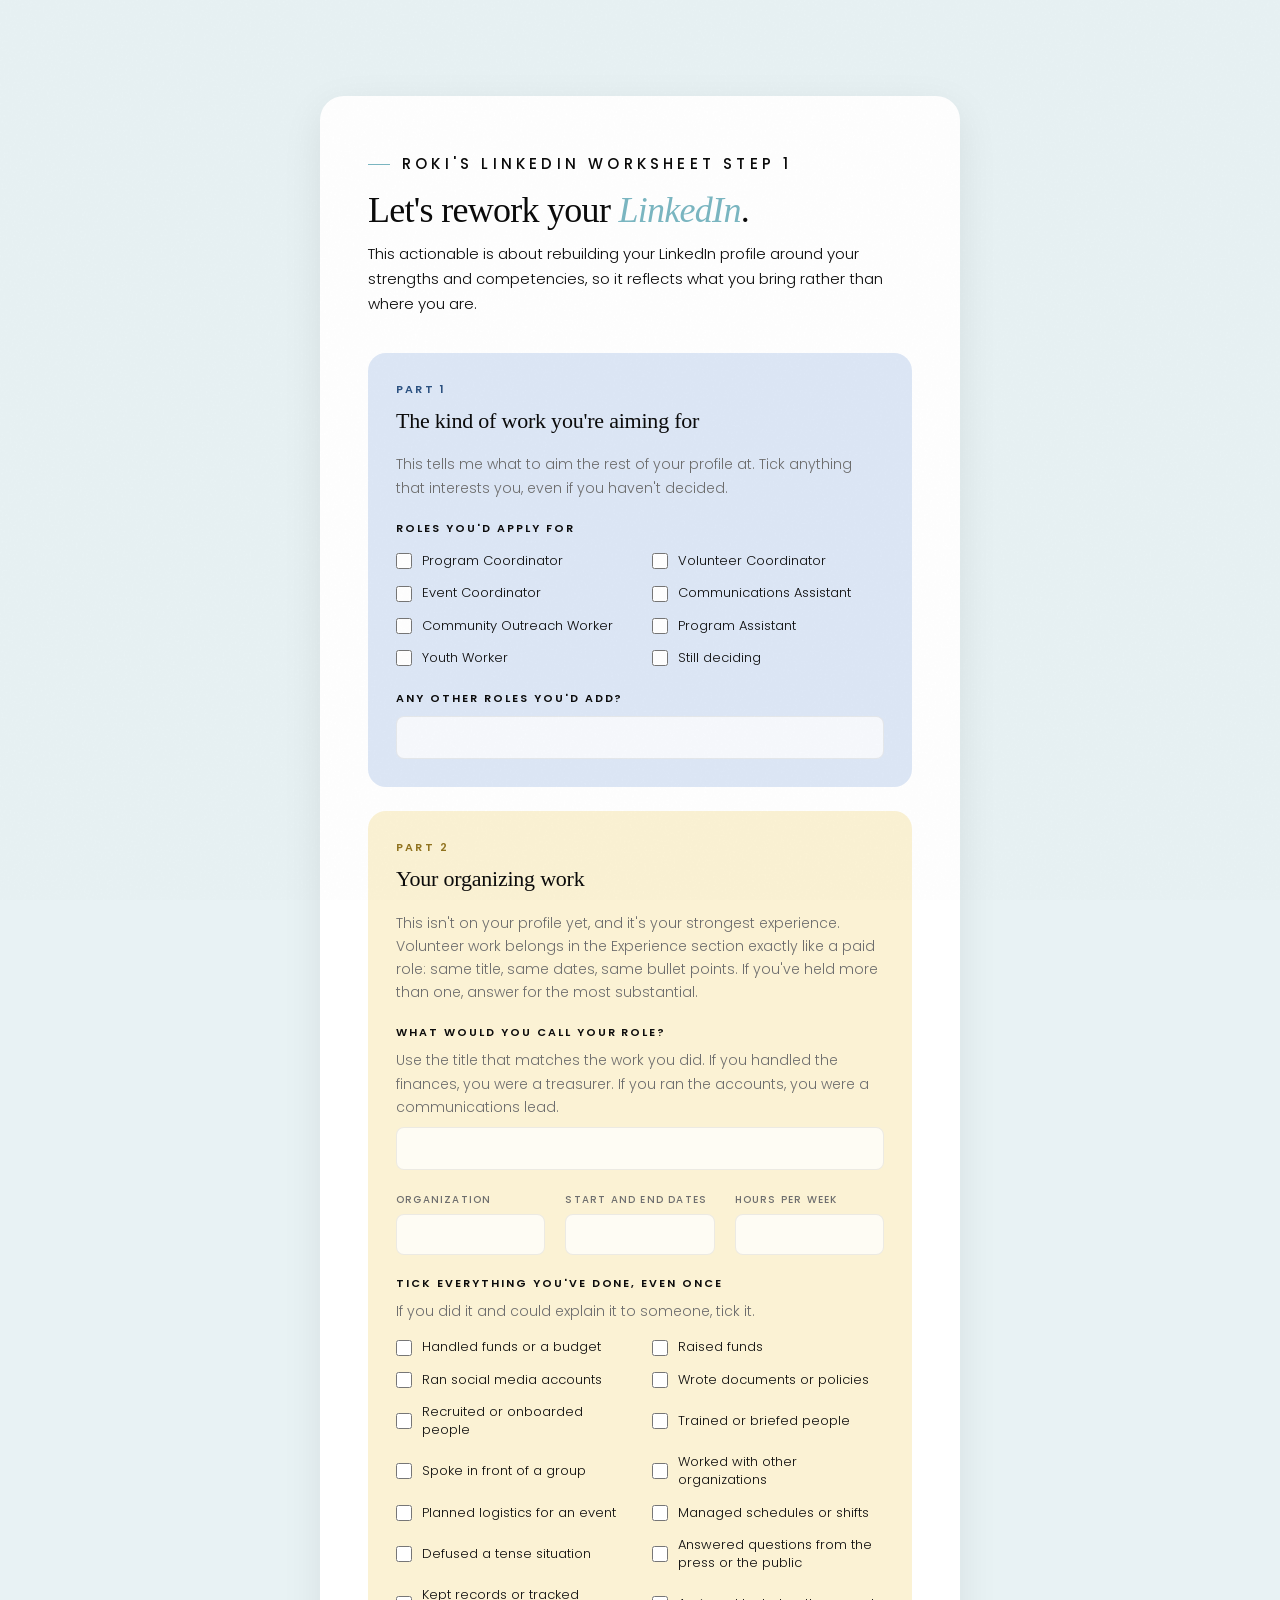
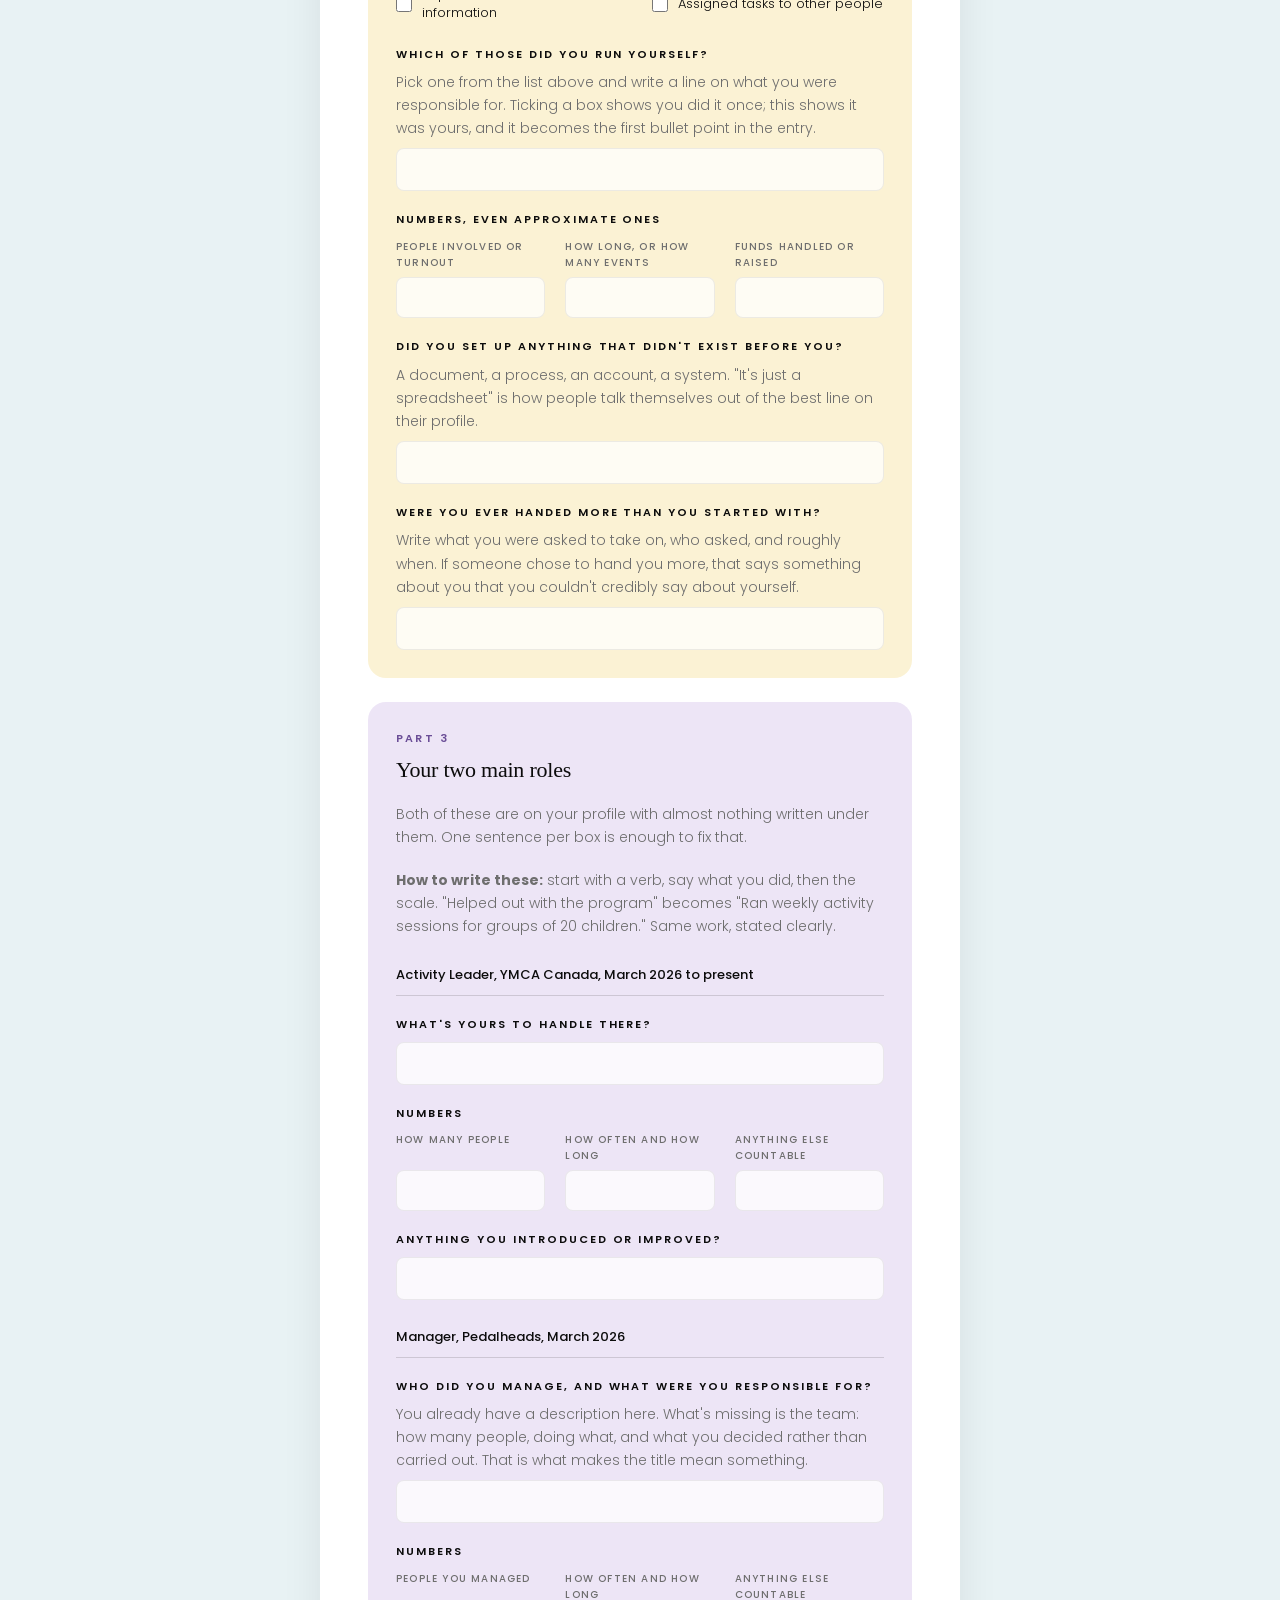
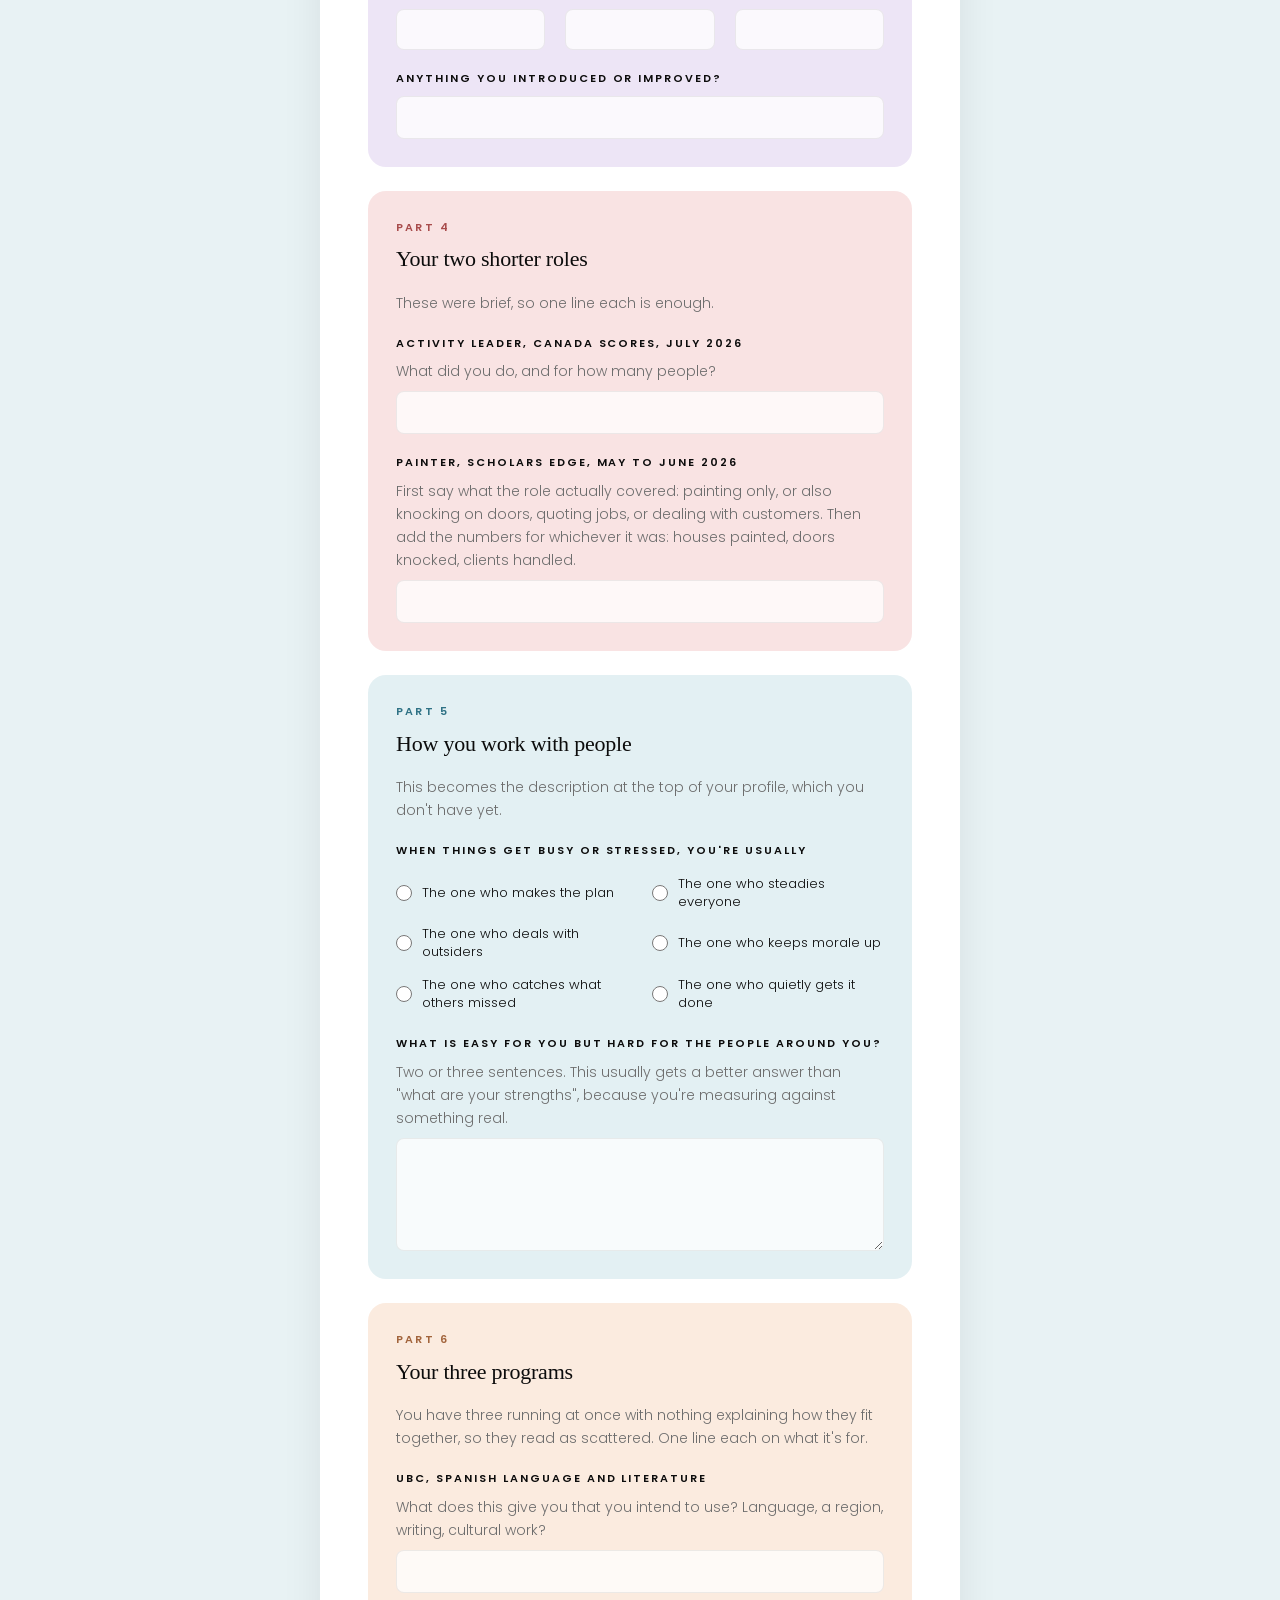
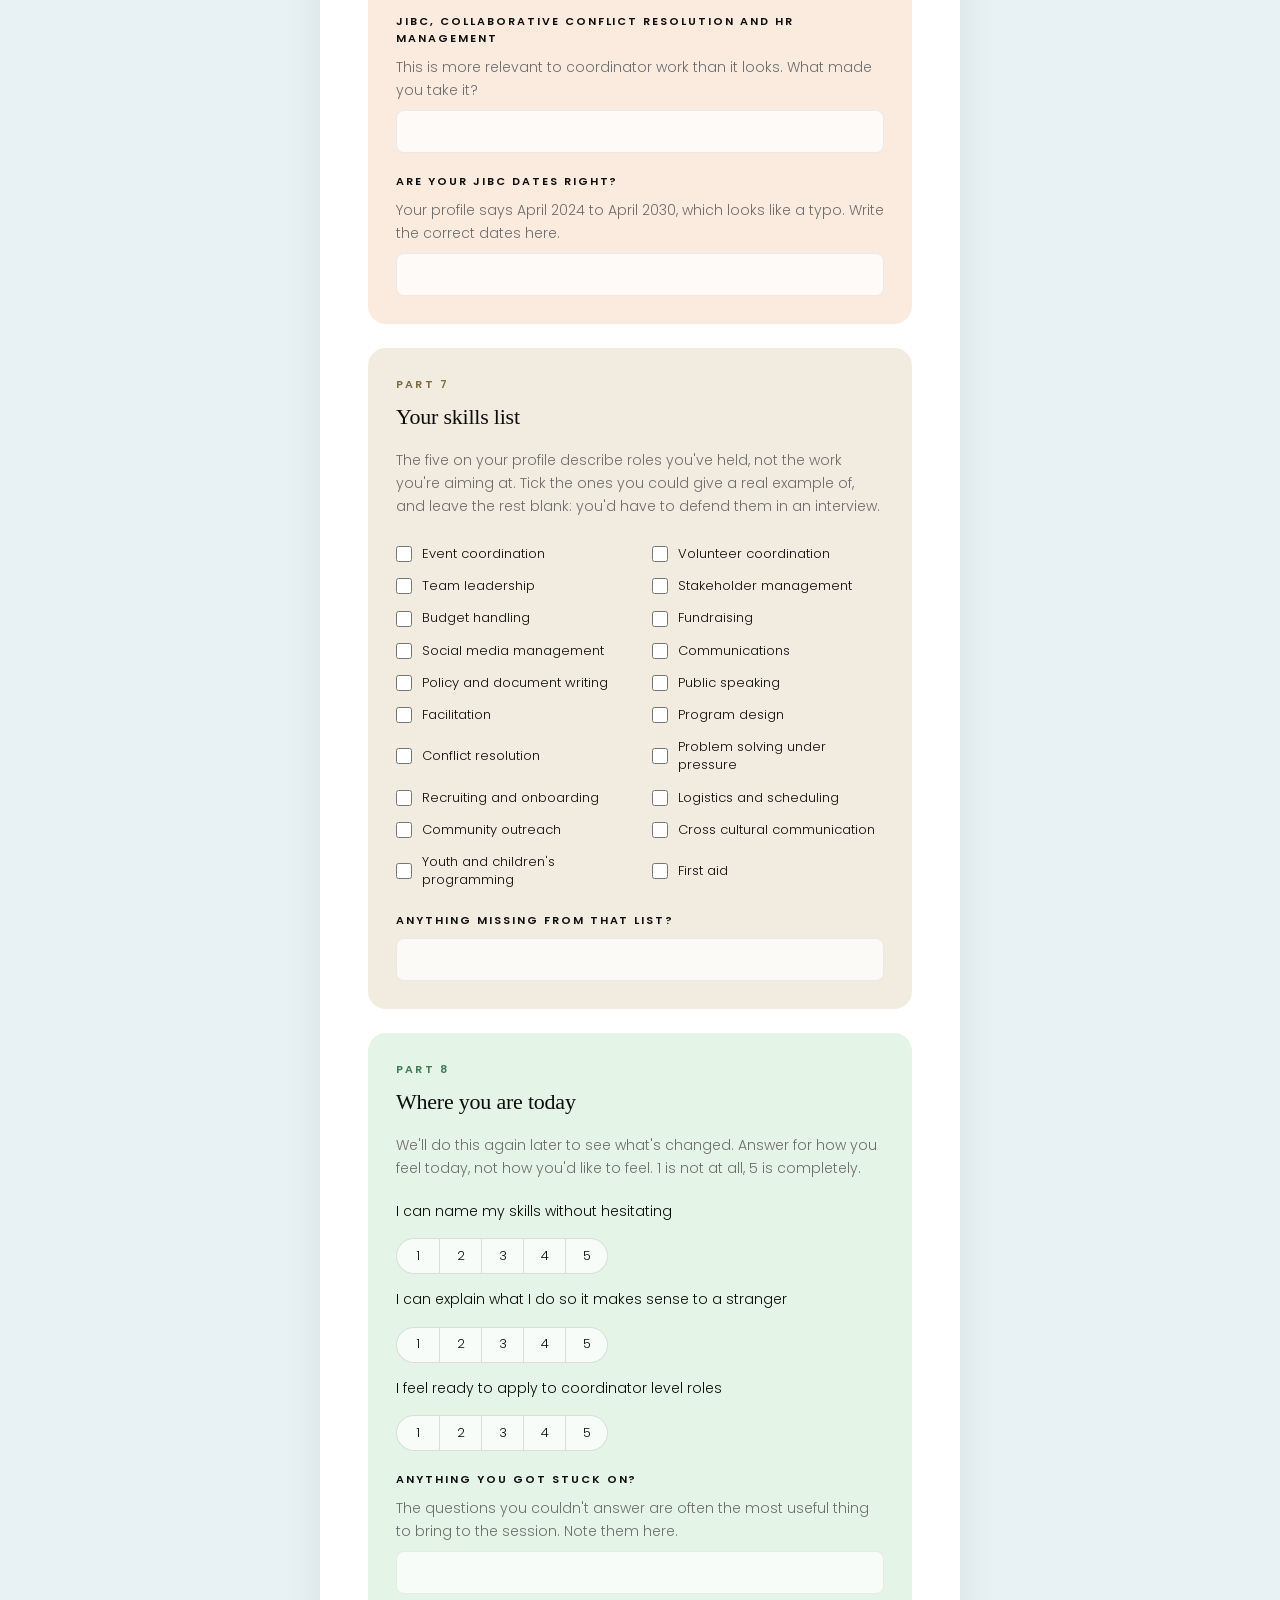
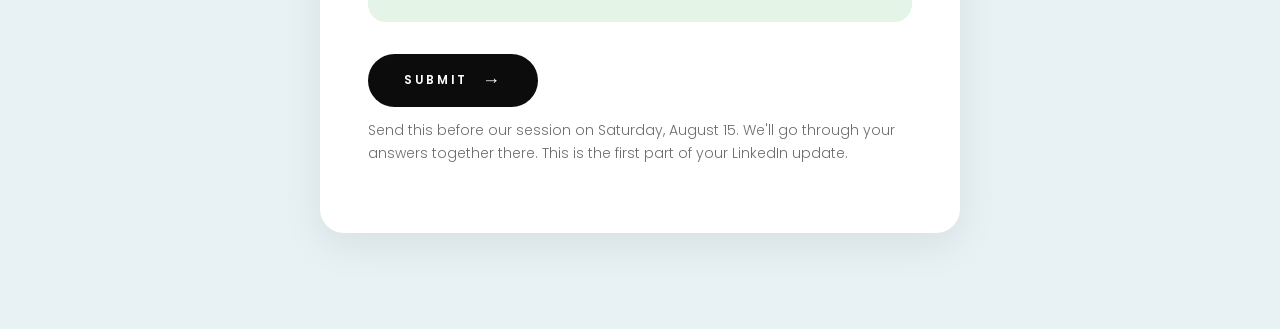
<file: coaching/linkedin-worksheet-1/index.html>
<!DOCTYPE html>
<html lang="en">
<head>
<meta charset="UTF-8" />
<meta name="viewport" content="width=device-width, initial-scale=1.0" />
<title>Roki's LinkedIn Worksheet Step 1 — Zhenai Xiao</title>
<meta name="robots" content="noindex, nofollow" />
<meta name="description" content="Pre-session LinkedIn worksheet for coaching clients." />

<link rel="preconnect" href="https://fonts.googleapis.com">
<link rel="preconnect" href="https://fonts.gstatic.com" crossorigin>
<link href="https://fonts.googleapis.com/css2?family=Poppins:wght@200;300;400;500;600;700&display=swap" rel="stylesheet">

<link rel="stylesheet" href="/assets/style.css" />
</head>
<body class="page-coaching">

<div class="form-section-wrap" id="worksheet">
  <div class="form-section">
    <div class="form-intro">
      <p class="form-eyebrow">Roki's LinkedIn Worksheet Step 1</p>
      <h1 class="form-headline">Let's rework your <em>LinkedIn</em>.</h1>
      <p>This actionable is about rebuilding your LinkedIn profile around your strengths and competencies, so it reflects what you bring rather than where you are.</p>
    </div>

    <form id="worksheetForm" class="coach-form" action="https://formspree.io/f/mwvzprra" method="POST" data-success="Got it. See you at our session!">
      <input type="hidden" name="form_type" value="worksheet">
      <input type="hidden" name="_subject" value="Roki's LinkedIn worksheet, Step 1">
      <input type="hidden" name="name" value="Roki">

      <!-- ============ 1 · DIRECTION ============ -->
      <div class="form-part tinted part-1">
        <p class="audit-section-label">Part 1</p>
        <h2>The kind of work you're aiming for</h2>
        <p class="form-note">This tells me what to aim the rest of your profile at. Tick anything that interests you, even if you haven't decided.</p>

        <div class="form-field">
          <label class="form-label">Roles you'd apply for</label>
          <div class="ticks">
            <label><input type="checkbox" name="target_roles[]" value="Program Coordinator"> Program Coordinator</label>
            <label><input type="checkbox" name="target_roles[]" value="Volunteer Coordinator"> Volunteer Coordinator</label>
            <label><input type="checkbox" name="target_roles[]" value="Event Coordinator"> Event Coordinator</label>
            <label><input type="checkbox" name="target_roles[]" value="Communications Assistant"> Communications Assistant</label>
            <label><input type="checkbox" name="target_roles[]" value="Community Outreach Worker"> Community Outreach Worker</label>
            <label><input type="checkbox" name="target_roles[]" value="Program Assistant"> Program Assistant</label>
            <label><input type="checkbox" name="target_roles[]" value="Youth Worker"> Youth Worker</label>
            <label><input type="checkbox" name="target_roles[]" value="Still deciding"> Still deciding</label>
          </div>
        </div>
        <div class="form-field">
          <label class="form-label" for="target_words">Any other roles you'd add?</label>
          <input type="text" id="target_words" name="target_words">
        </div>
      </div>

      <!-- ============ 2 · ORGANIZING ============ -->
      <div class="form-part tinted part-2">
        <p class="audit-section-label">Part 2</p>
        <h2>Your organizing work</h2>
        <p class="form-note">This isn't on your profile yet, and it's your strongest experience. Volunteer work belongs in the Experience section exactly like a paid role: same title, same dates, same bullet points. If you've held more than one, answer for the most substantial.</p>

        <div class="form-field">
          <label class="form-label" for="vol_title">What would you call your role?</label>
          <p class="form-note">Use the title that matches the work you did. If you handled the finances, you were a treasurer. If you ran the accounts, you were a communications lead.</p>
          <input type="text" id="vol_title" name="vol_title">
        </div>
        <div class="form-field">
          <div class="row">
            <div><label class="form-label" for="vol_org">Organization</label><input type="text" id="vol_org" name="vol_org"></div>
            <div><label class="form-label" for="vol_dates">Start and end dates</label><input type="text" id="vol_dates" name="vol_dates"></div>
            <div><label class="form-label" for="vol_hours">Hours per week</label><input type="text" id="vol_hours" name="vol_hours"></div>
          </div>
        </div>

        <div class="form-field">
          <label class="form-label">Tick everything you've done, even once</label>
          <p class="form-note">If you did it and could explain it to someone, tick it.</p>
          <div class="ticks">
            <label><input type="checkbox" name="vol_did[]" value="Handled funds or a budget"> Handled funds or a budget</label>
            <label><input type="checkbox" name="vol_did[]" value="Raised funds"> Raised funds</label>
            <label><input type="checkbox" name="vol_did[]" value="Ran social media accounts"> Ran social media accounts</label>
            <label><input type="checkbox" name="vol_did[]" value="Wrote documents or policies"> Wrote documents or policies</label>
            <label><input type="checkbox" name="vol_did[]" value="Recruited or onboarded people"> Recruited or onboarded people</label>
            <label><input type="checkbox" name="vol_did[]" value="Trained or briefed people"> Trained or briefed people</label>
            <label><input type="checkbox" name="vol_did[]" value="Spoke in front of a group"> Spoke in front of a group</label>
            <label><input type="checkbox" name="vol_did[]" value="Worked with other organizations"> Worked with other organizations</label>
            <label><input type="checkbox" name="vol_did[]" value="Planned logistics for an event"> Planned logistics for an event</label>
            <label><input type="checkbox" name="vol_did[]" value="Managed schedules or shifts"> Managed schedules or shifts</label>
            <label><input type="checkbox" name="vol_did[]" value="Defused a tense situation"> Defused a tense situation</label>
            <label><input type="checkbox" name="vol_did[]" value="Answered questions from the press or the public"> Answered questions from the press or the public</label>
            <label><input type="checkbox" name="vol_did[]" value="Kept records or tracked information"> Kept records or tracked information</label>
            <label><input type="checkbox" name="vol_did[]" value="Assigned tasks to other people"> Assigned tasks to other people</label>
          </div>
        </div>

        <div class="form-field">
          <label class="form-label" for="vol_owned">Which of those did you run yourself?</label>
          <p class="form-note">Pick one from the list above and write a line on what you were responsible for. Ticking a box shows you did it once; this shows it was yours, and it becomes the first bullet point in the entry.</p>
          <input type="text" id="vol_owned" name="vol_owned">
        </div>

        <div class="form-field">
          <label class="form-label">Numbers, even approximate ones</label>
          <div class="row">
            <div><label class="form-label" for="vol_n_people">People involved or turnout</label><input type="text" id="vol_n_people" name="vol_n_people"></div>
            <div><label class="form-label" for="vol_n_time">How long, or how many events</label><input type="text" id="vol_n_time" name="vol_n_time"></div>
            <div><label class="form-label" for="vol_n_money">Funds handled or raised</label><input type="text" id="vol_n_money" name="vol_n_money"></div>
          </div>
        </div>

        <div class="form-field">
          <label class="form-label" for="vol_built">Did you set up anything that didn't exist before you?</label>
          <p class="form-note">A document, a process, an account, a system. "It's just a spreadsheet" is how people talk themselves out of the best line on their profile.</p>
          <input type="text" id="vol_built" name="vol_built">
        </div>

        <div class="form-field">
          <label class="form-label" for="vol_more">Were you ever handed more than you started with?</label>
          <p class="form-note">Write what you were asked to take on, who asked, and roughly when. If someone chose to hand you more, that says something about you that you couldn't credibly say about yourself.</p>
          <input type="text" id="vol_more" name="vol_more">
        </div>
      </div>

      <!-- ============ 3 · MAIN JOBS ============ -->
      <div class="form-part tinted part-3">
        <p class="audit-section-label">Part 3</p>
        <h2>Your two main roles</h2>
        <p class="form-note">Both of these are on your profile with almost nothing written under them. One sentence per box is enough to fix that.</p>
        <p class="form-note"><strong>How to write these:</strong> start with a verb, say what you did, then the scale. "Helped out with the program" becomes "Ran weekly activity sessions for groups of 20 children." Same work, stated clearly.</p>

        <h3>Activity Leader, YMCA Canada, March 2026 to present</h3>
        <div class="form-field">
          <label class="form-label" for="ymca_owned">What's yours to handle there?</label>
          <input type="text" id="ymca_owned" name="ymca_owned">
        </div>
        <div class="form-field">
          <label class="form-label">Numbers</label>
          <div class="row">
            <div><label class="form-label" for="ymca_n_people">How many people</label><input type="text" id="ymca_n_people" name="ymca_n_people"></div>
            <div><label class="form-label" for="ymca_n_time">How often and how long</label><input type="text" id="ymca_n_time" name="ymca_n_time"></div>
            <div><label class="form-label" for="ymca_n_other">Anything else countable</label><input type="text" id="ymca_n_other" name="ymca_n_other"></div>
          </div>
        </div>
        <div class="form-field">
          <label class="form-label" for="ymca_fixed">Anything you introduced or improved?</label>
          <input type="text" id="ymca_fixed" name="ymca_fixed">
        </div>

        <h3>Manager, Pedalheads, March 2026</h3>
        <div class="form-field">
          <label class="form-label" for="pedal_owned">Who did you manage, and what were you responsible for?</label>
          <p class="form-note">You already have a description here. What's missing is the team: how many people, doing what, and what you decided rather than carried out. That is what makes the title mean something.</p>
          <input type="text" id="pedal_owned" name="pedal_owned">
        </div>
        <div class="form-field">
          <label class="form-label">Numbers</label>
          <div class="row">
            <div><label class="form-label" for="pedal_n_people">People you managed</label><input type="text" id="pedal_n_people" name="pedal_n_people"></div>
            <div><label class="form-label" for="pedal_n_time">How often and how long</label><input type="text" id="pedal_n_time" name="pedal_n_time"></div>
            <div><label class="form-label" for="pedal_n_other">Anything else countable</label><input type="text" id="pedal_n_other" name="pedal_n_other"></div>
          </div>
        </div>
        <div class="form-field">
          <label class="form-label" for="pedal_fixed">Anything you introduced or improved?</label>
          <input type="text" id="pedal_fixed" name="pedal_fixed">
        </div>
      </div>

      <!-- ============ 4 · SHORTER ROLES ============ -->
      <div class="form-part tinted part-4">
        <p class="audit-section-label">Part 4</p>
        <h2>Your two shorter roles</h2>
        <p class="form-note">These were brief, so one line each is enough.</p>

        <div class="form-field">
          <label class="form-label" for="scores_owned">Activity Leader, Canada SCORES, July 2026</label>
          <p class="form-note">What did you do, and for how many people?</p>
          <input type="text" id="scores_owned" name="scores_owned">
        </div>
        <div class="form-field">
          <label class="form-label" for="scholars_owned">Painter, Scholars Edge, May to June 2026</label>
          <p class="form-note">First say what the role actually covered: painting only, or also knocking on doors, quoting jobs, or dealing with customers. Then add the numbers for whichever it was: houses painted, doors knocked, clients handled.</p>
          <input type="text" id="scholars_owned" name="scholars_owned">
        </div>
      </div>

      <!-- ============ 5 · YOU ============ -->
      <div class="form-part tinted part-5">
        <p class="audit-section-label">Part 5</p>
        <h2>How you work with people</h2>
        <p class="form-note">This becomes the description at the top of your profile, which you don't have yet.</p>

        <div class="form-field">
          <label class="form-label">When things get busy or stressed, you're usually</label>
          <div class="ticks" role="radiogroup" aria-label="When things get busy or stressed, you're usually">
            <label><input type="radio" name="group_role" value="The one who makes the plan"> The one who makes the plan</label>
            <label><input type="radio" name="group_role" value="The one who steadies everyone"> The one who steadies everyone</label>
            <label><input type="radio" name="group_role" value="The one who deals with outsiders"> The one who deals with outsiders</label>
            <label><input type="radio" name="group_role" value="The one who keeps morale up"> The one who keeps morale up</label>
            <label><input type="radio" name="group_role" value="The one who catches what others missed"> The one who catches what others missed</label>
            <label><input type="radio" name="group_role" value="The one who quietly gets it done"> The one who quietly gets it done</label>
          </div>
        </div>

        <div class="form-field">
          <label class="form-label" for="good_at">What is easy for you but hard for the people around you?</label>
          <p class="form-note">Two or three sentences. This usually gets a better answer than "what are your strengths", because you're measuring against something real.</p>
          <textarea id="good_at" name="good_at" rows="4"></textarea>
        </div>
      </div>

      <!-- ============ 6 · EDUCATION ============ -->
      <div class="form-part tinted part-6">
        <p class="audit-section-label">Part 6</p>
        <h2>Your three programs</h2>
        <p class="form-note">You have three running at once with nothing explaining how they fit together, so they read as scattered. One line each on what it's for.</p>

        <div class="form-field">
          <label class="form-label" for="edu_ubc">UBC, Spanish Language and Literature</label>
          <p class="form-note">What does this give you that you intend to use? Language, a region, writing, cultural work?</p>
          <input type="text" id="edu_ubc" name="edu_ubc">
        </div>
        <div class="form-field">
          <label class="form-label" for="edu_jibc">JIBC, Collaborative Conflict Resolution and HR Management</label>
          <p class="form-note">This is more relevant to coordinator work than it looks. What made you take it?</p>
          <input type="text" id="edu_jibc" name="edu_jibc">
        </div>
        <div class="form-field">
          <label class="form-label" for="edu_dates">Are your JIBC dates right?</label>
          <p class="form-note">Your profile says April 2024 to April 2030, which looks like a typo. Write the correct dates here.</p>
          <input type="text" id="edu_dates" name="edu_dates">
        </div>
      </div>

      <!-- ============ 7 · SKILLS ============ -->
      <div class="form-part tinted part-7">
        <p class="audit-section-label">Part 7</p>
        <h2>Your skills list</h2>
        <p class="form-note">The five on your profile describe roles you've held, not the work you're aiming at. Tick the ones you could give a real example of, and leave the rest blank: you'd have to defend them in an interview.</p>

        <div class="ticks">
          <label><input type="checkbox" name="skills[]" value="Event coordination"> Event coordination</label>
          <label><input type="checkbox" name="skills[]" value="Volunteer coordination"> Volunteer coordination</label>
          <label><input type="checkbox" name="skills[]" value="Team leadership"> Team leadership</label>
          <label><input type="checkbox" name="skills[]" value="Stakeholder management"> Stakeholder management</label>
          <label><input type="checkbox" name="skills[]" value="Budget handling"> Budget handling</label>
          <label><input type="checkbox" name="skills[]" value="Fundraising"> Fundraising</label>
          <label><input type="checkbox" name="skills[]" value="Social media management"> Social media management</label>
          <label><input type="checkbox" name="skills[]" value="Communications"> Communications</label>
          <label><input type="checkbox" name="skills[]" value="Policy and document writing"> Policy and document writing</label>
          <label><input type="checkbox" name="skills[]" value="Public speaking"> Public speaking</label>
          <label><input type="checkbox" name="skills[]" value="Facilitation"> Facilitation</label>
          <label><input type="checkbox" name="skills[]" value="Program design"> Program design</label>
          <label><input type="checkbox" name="skills[]" value="Conflict resolution"> Conflict resolution</label>
          <label><input type="checkbox" name="skills[]" value="Problem solving under pressure"> Problem solving under pressure</label>
          <label><input type="checkbox" name="skills[]" value="Recruiting and onboarding"> Recruiting and onboarding</label>
          <label><input type="checkbox" name="skills[]" value="Logistics and scheduling"> Logistics and scheduling</label>
          <label><input type="checkbox" name="skills[]" value="Community outreach"> Community outreach</label>
          <label><input type="checkbox" name="skills[]" value="Cross cultural communication"> Cross cultural communication</label>
          <label><input type="checkbox" name="skills[]" value="Youth and children's programming"> Youth and children's programming</label>
          <label><input type="checkbox" name="skills[]" value="First aid"> First aid</label>
        </div>

        <div class="form-field">
          <label class="form-label" for="skills_other">Anything missing from that list?</label>
          <input type="text" id="skills_other" name="skills_other">
        </div>
      </div>

      <!-- ============ 8 · BASELINE ============ -->
      <div class="form-part tinted part-8">
        <p class="audit-section-label">Part 8</p>
        <h2>Where you are today</h2>
        <p class="form-note">We'll do this again later to see what's changed. Answer for how you feel today, not how you'd like to feel. 1 is not at all, 5 is completely.</p>

        <div class="scale-group">
          <div class="scale-row">
            <span class="scale-label">I can name my skills without hesitating</span>
            <div class="scale" role="radiogroup" aria-label="I can name my skills without hesitating">
              <input type="radio" id="wn1" name="rate_naming" value="1" /><label for="wn1">1</label>
              <input type="radio" id="wn2" name="rate_naming" value="2" /><label for="wn2">2</label>
              <input type="radio" id="wn3" name="rate_naming" value="3" /><label for="wn3">3</label>
              <input type="radio" id="wn4" name="rate_naming" value="4" /><label for="wn4">4</label>
              <input type="radio" id="wn5" name="rate_naming" value="5" /><label for="wn5">5</label>
            </div>
          </div>
          <div class="scale-row">
            <span class="scale-label">I can explain what I do so it makes sense to a stranger</span>
            <div class="scale" role="radiogroup" aria-label="I can explain what I do so it makes sense to a stranger">
              <input type="radio" id="we1" name="rate_explaining" value="1" /><label for="we1">1</label>
              <input type="radio" id="we2" name="rate_explaining" value="2" /><label for="we2">2</label>
              <input type="radio" id="we3" name="rate_explaining" value="3" /><label for="we3">3</label>
              <input type="radio" id="we4" name="rate_explaining" value="4" /><label for="we4">4</label>
              <input type="radio" id="we5" name="rate_explaining" value="5" /><label for="we5">5</label>
            </div>
          </div>
          <div class="scale-row">
            <span class="scale-label">I feel ready to apply to coordinator level roles</span>
            <div class="scale" role="radiogroup" aria-label="I feel ready to apply to coordinator level roles">
              <input type="radio" id="wa1" name="rate_applying" value="1" /><label for="wa1">1</label>
              <input type="radio" id="wa2" name="rate_applying" value="2" /><label for="wa2">2</label>
              <input type="radio" id="wa3" name="rate_applying" value="3" /><label for="wa3">3</label>
              <input type="radio" id="wa4" name="rate_applying" value="4" /><label for="wa4">4</label>
              <input type="radio" id="wa5" name="rate_applying" value="5" /><label for="wa5">5</label>
            </div>
          </div>
        </div>

        <div class="form-field">
          <label class="form-label" for="stuck">Anything you got stuck on?</label>
          <p class="form-note">The questions you couldn't answer are often the most useful thing to bring to the session. Note them here.</p>
          <input type="text" id="stuck" name="stuck">
        </div>
      </div>

      <div class="form-submit">
        <button type="submit">
          Submit
          <span class="arrow">&rarr;</span>
        </button>
        <p class="form-note">Send this before our session on Saturday, August 15. We'll go through your answers together there. This is the first part of your LinkedIn update.</p>
        <p class="form-status" id="formStatus"></p>
      </div>

    </form>
  </div>
</div>

<script src="/assets/main.js"></script>
</body>
</html>
</file>
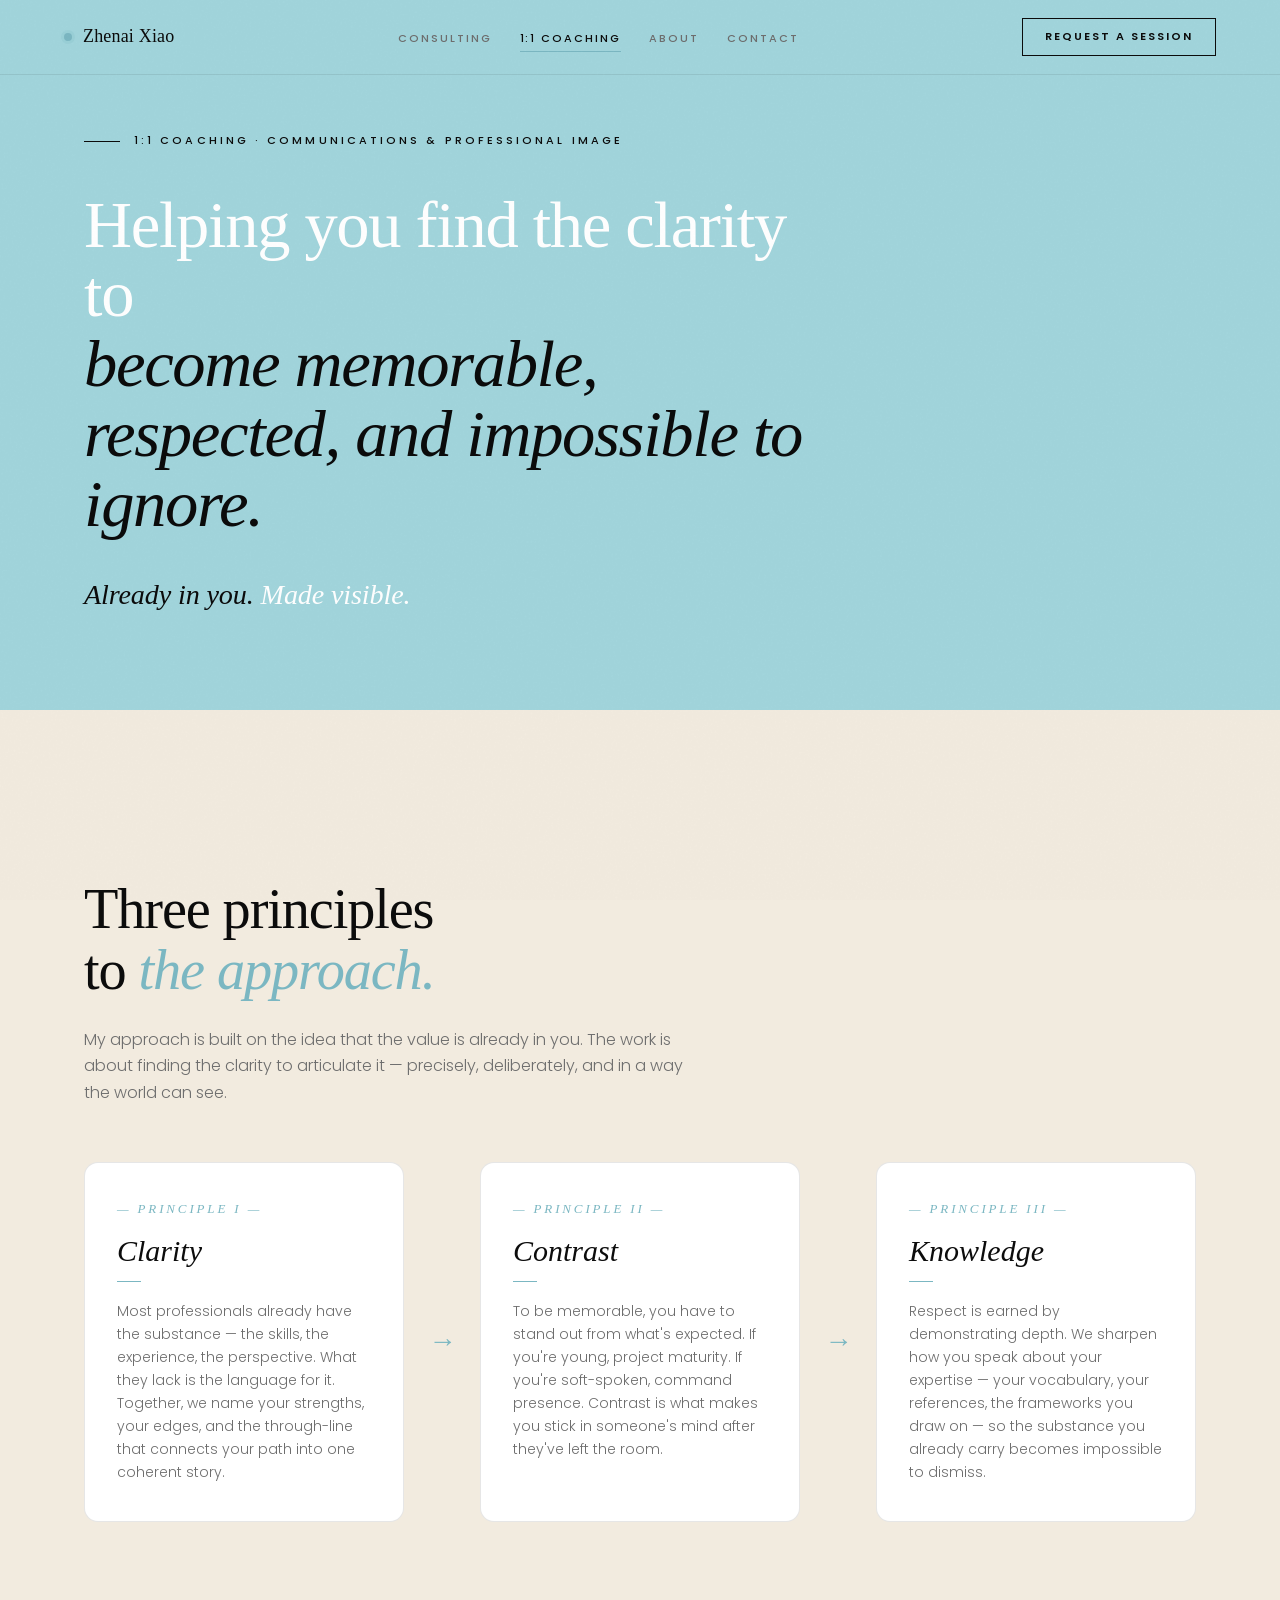
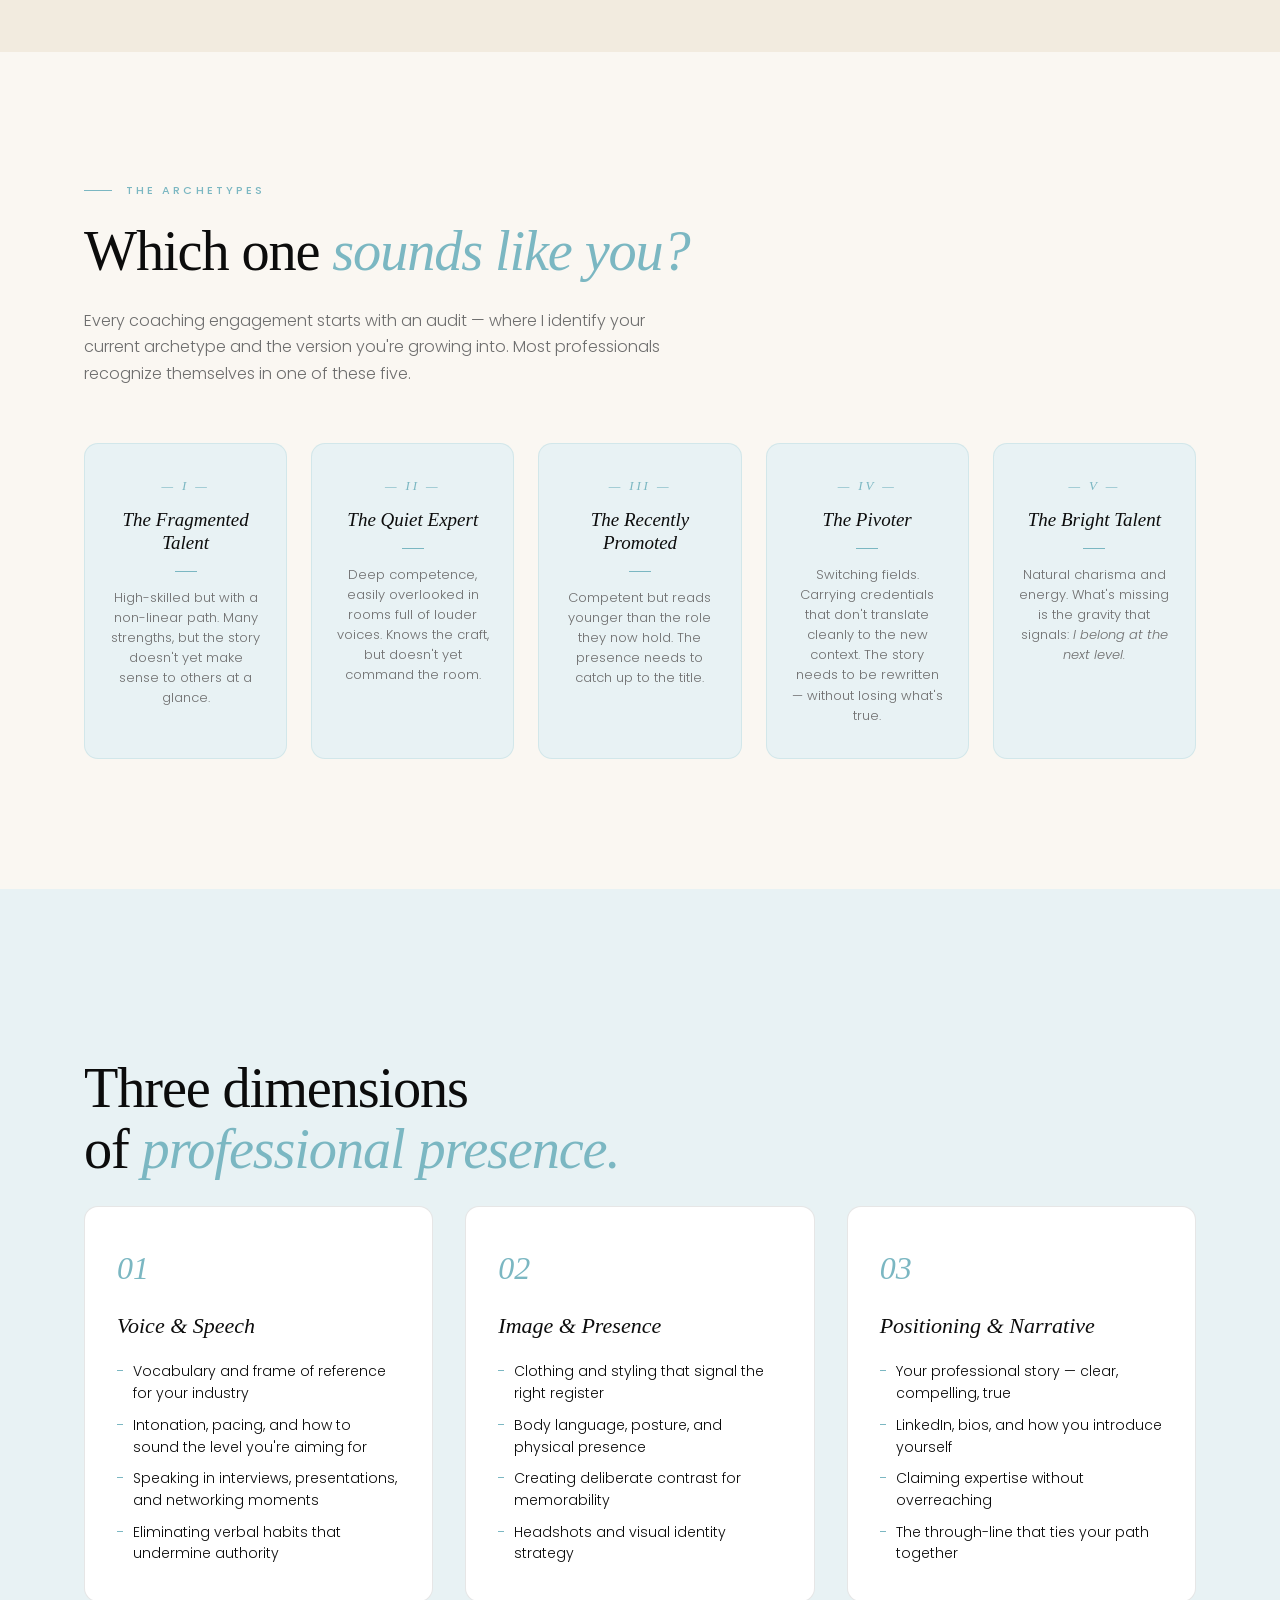
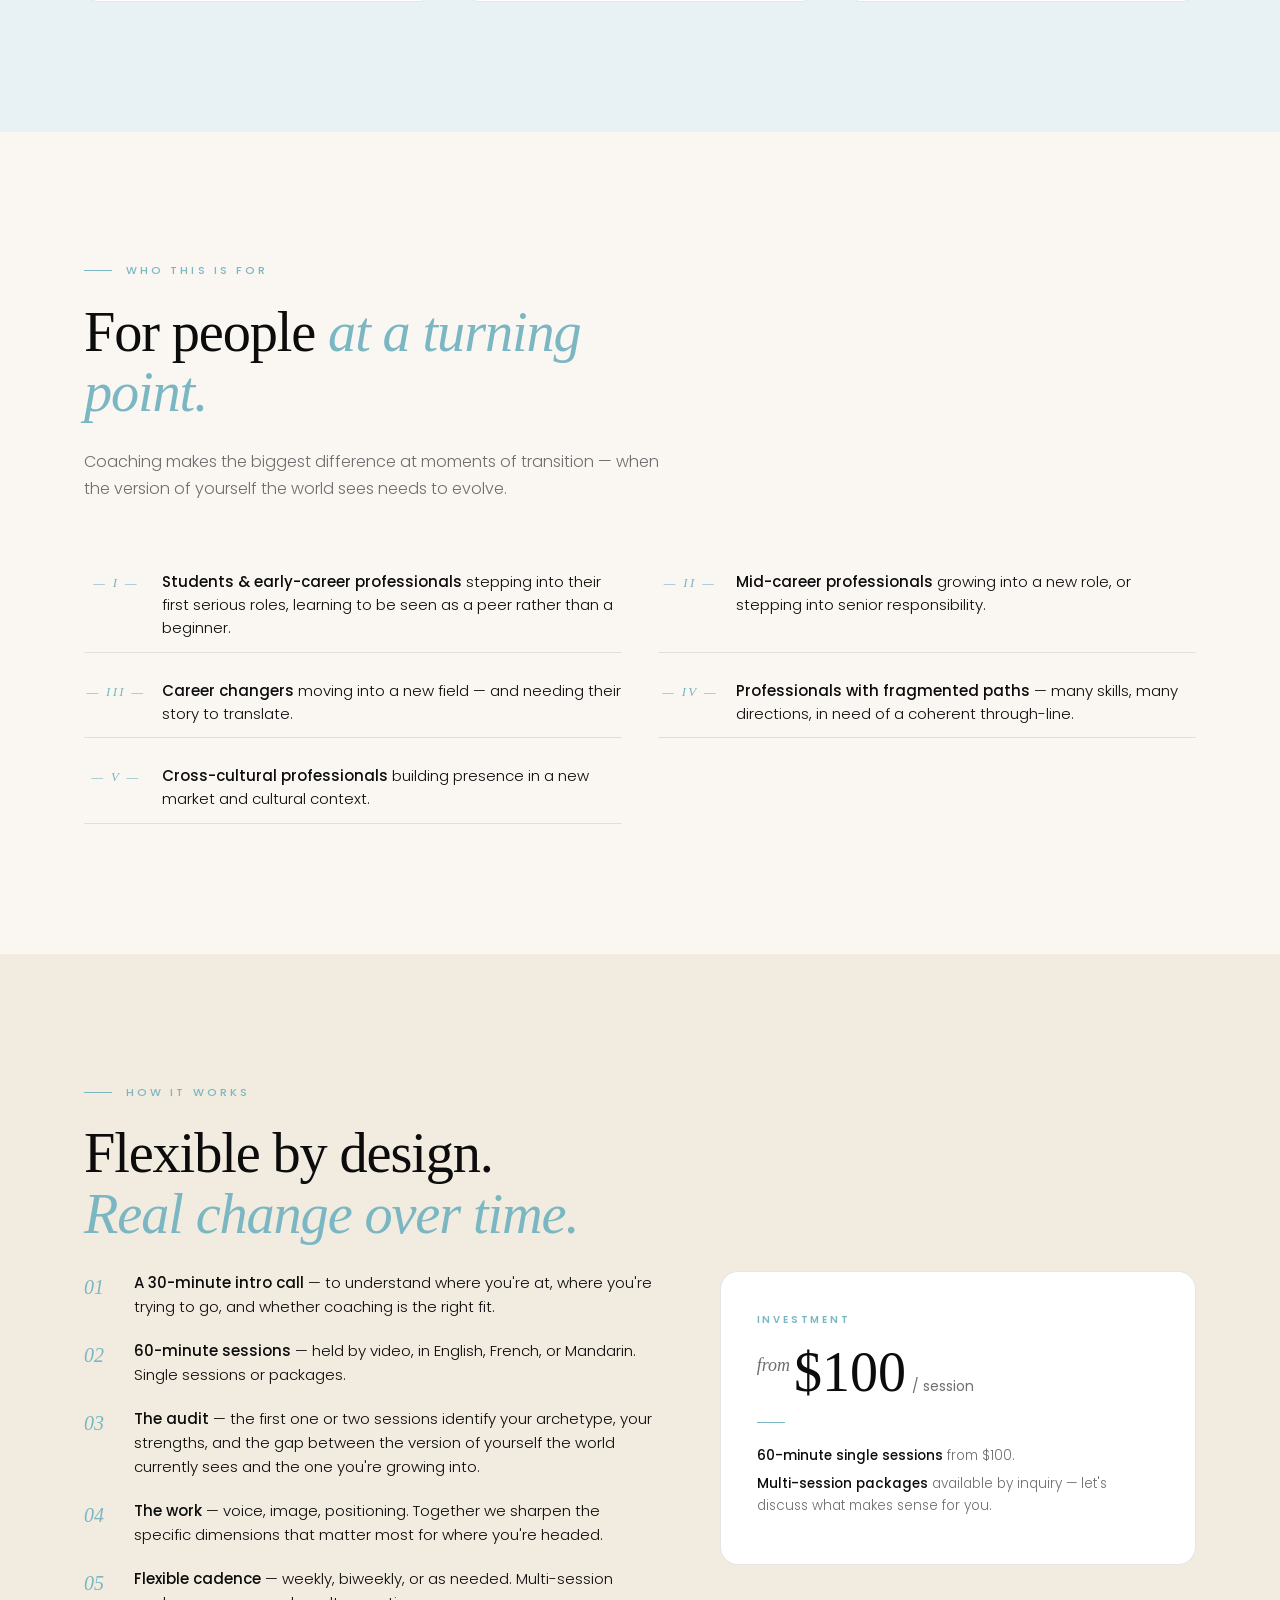
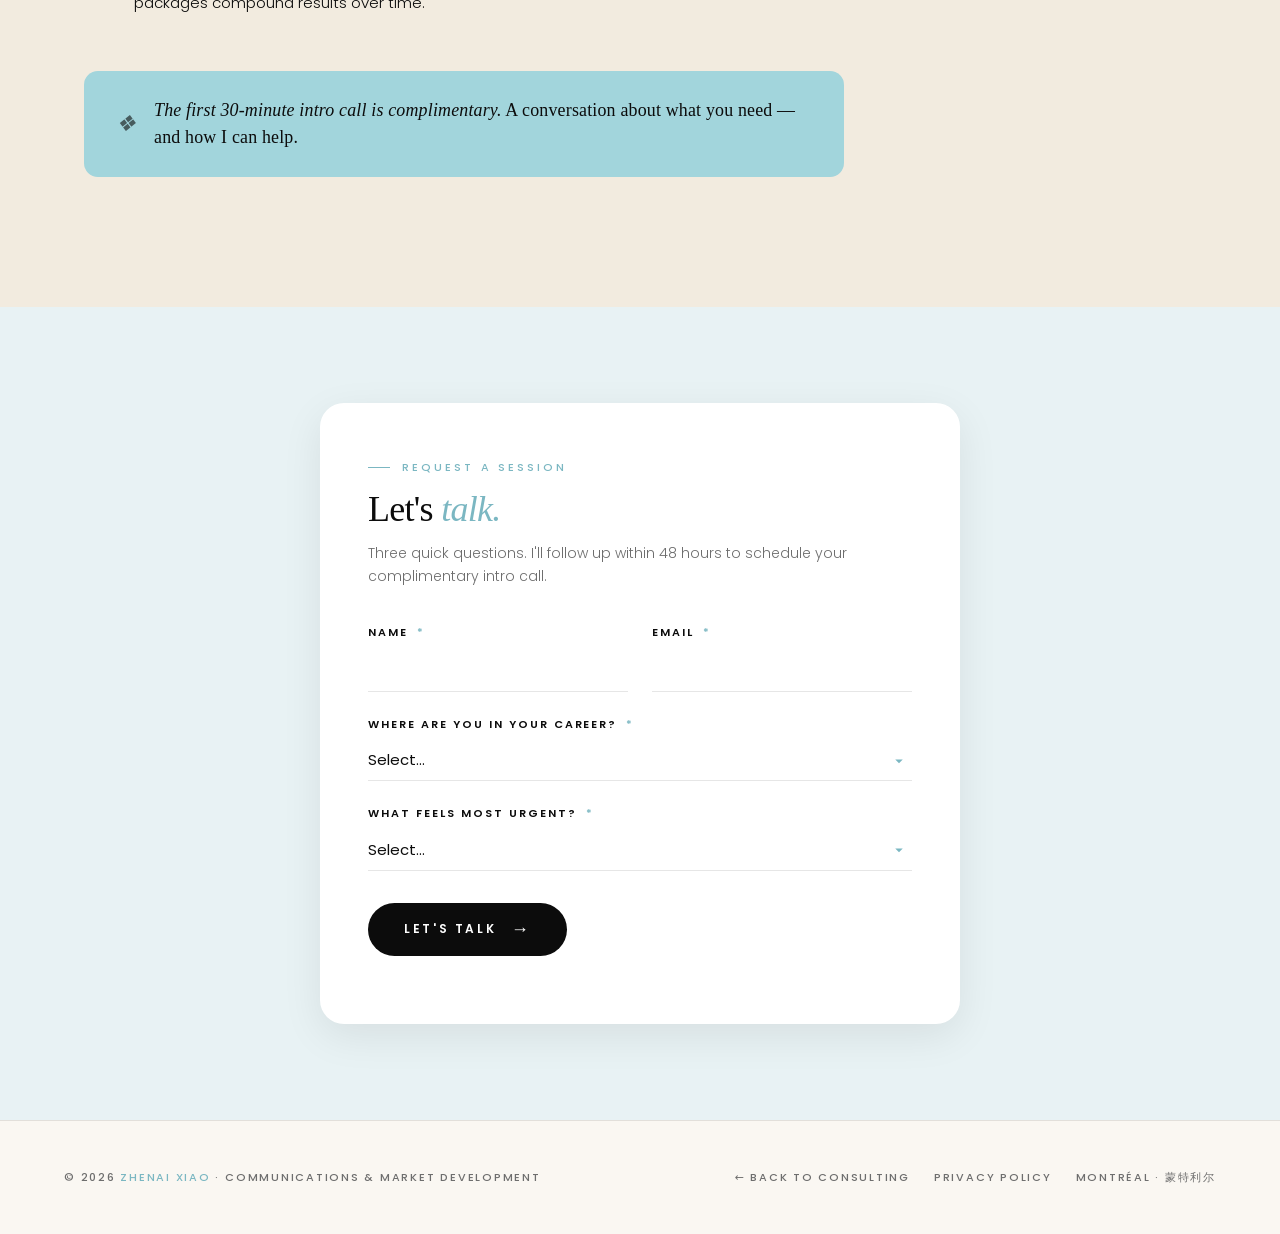
<file: coaching.html>
<!DOCTYPE html>
<html lang="en">
<head>
<meta charset="UTF-8" />
<meta name="viewport" content="width=device-width, initial-scale=1.0" />
<title>1:1 Coaching — Zhenai Xiao</title>
<meta name="description" content="1:1 communications and professional image coaching with Zhenai Xiao. Helping young professionals, career changers, and those entering new fields become memorable, respected, and impossible to ignore." />

<link rel="preconnect" href="https://fonts.googleapis.com">
<link rel="preconnect" href="https://fonts.gstatic.com" crossorigin>
<link href="https://fonts.googleapis.com/css2?family=Poppins:wght@200;300;400;500;600;700&display=swap" rel="stylesheet">
<link href="https://fonts.cdnfonts.com/css/the-seasons" rel="stylesheet">

<link rel="stylesheet" href="assets/style.css" />
</head>
<body class="page-coaching">

<nav id="topNav">
  <a href="index.html" class="nav-mark">
    <span class="nav-dot"></span>
    <span class="nav-name">Zhenai Xiao</span>
  </a>
  <ul class="nav-links">
    <li><a href="index.html#services">Consulting</a></li>
    <li><a href="coaching.html" class="active">1:1 Coaching</a></li>
    <li><a href="index.html#about">About</a></li>
    <li><a href="#contact">Contact</a></li>
  </ul>
  <a href="#contact" class="nav-cta">Request a Session</a>
  <button class="nav-menu-btn" id="navMenuBtn" aria-label="Open menu">
    <svg viewBox="0 0 24 24"><path d="M3 6h18v2H3zm0 5h18v2H3zm0 5h18v2H3z"/></svg>
  </button>
</nav>

<!-- Mobile drawer -->
<div class="mobile-drawer" id="mobileDrawer">
  <button class="md-close" id="mdClose" aria-label="Close menu">
    <svg viewBox="0 0 24 24"><path d="M19 6.41L17.59 5 12 10.59 6.41 5 5 6.41 10.59 12 5 17.59 6.41 19 12 13.41 17.59 19 19 17.59 13.41 12z"/></svg>
  </button>
  <a href="index.html#services" class="md-link">Consulting</a>
  <a href="coaching.html" class="md-link italic">1:1 Coaching</a>
  <a href="index.html#about" class="md-link">About</a>
  <a href="#contact" class="md-link">Contact</a>
</div>

<!-- HERO -->
<div class="hero-block">
  <section class="hero">
    <div class="hero-eyebrow">1:1 Coaching · Communications &amp; Professional Image</div>
    <h1 class="hero-headline">
      <span class="line-1">Helping you find the clarity to</span>
      <span class="line-2">become memorable, respected, and impossible to ignore.</span>
    </h1>
    <p class="hero-tagline"><span class="ti-1">Already in you.</span> <span class="ti-2">Made visible.</span></p>
  </section>
</div>


<!-- METHOD -->
<div class="section-wrap paper-2">
  <div class="section">
    <div class="section-label js-reveal">The Approach</div>
    <h2 class="section-heading js-reveal">
      Three principles<br>to <em>the approach.</em>
    </h2>
    <p class="section-sub js-reveal">
      My approach is built on the idea that the value is already in you. The work is about finding the clarity to articulate it — precisely, deliberately, and in a way the world can see.
    </p>

    <div class="flow js-reveal">
      <div class="flow-card">
        <div class="flow-card-num">— Principle I —</div>
        <h3 class="flow-card-title"><em>Clarity</em></h3>
        <div class="flow-card-rule"></div>
        <p class="flow-card-body">Most professionals already have the substance — the skills, the experience, the perspective. What they lack is the language for it. Together, we name your strengths, your edges, and the through-line that connects your path into one coherent story.</p>
      </div>
      <div class="flow-arrow"><span>&rarr;</span></div>
      <div class="flow-card">
        <div class="flow-card-num">— Principle II —</div>
        <h3 class="flow-card-title"><em>Contrast</em></h3>
        <div class="flow-card-rule"></div>
        <p class="flow-card-body">To be memorable, you have to stand out from what's expected. If you're young, project maturity. If you're soft-spoken, command presence. Contrast is what makes you stick in someone's mind after they've left the room.</p>
      </div>
      <div class="flow-arrow"><span>&rarr;</span></div>
      <div class="flow-card">
        <div class="flow-card-num">— Principle III —</div>
        <h3 class="flow-card-title"><em>Knowledge</em></h3>
        <div class="flow-card-rule"></div>
        <p class="flow-card-body">Respect is earned by demonstrating depth. We sharpen how you speak about your expertise — your vocabulary, your references, the frameworks you draw on — so the substance you already carry becomes impossible to dismiss.</p>
      </div>
    </div>
  </div>
</div>


<!-- ARCHETYPES -->
<div class="section-wrap paper">
  <div class="section">
    <div class="section-label js-reveal">The Archetypes</div>
    <h2 class="section-heading js-reveal">
      Which one <em>sounds like you?</em>
    </h2>
    <p class="section-sub js-reveal arch-intro">
      Every coaching engagement starts with an audit — where I identify your current archetype and the version you're growing into. Most professionals recognize themselves in one of these five.
    </p>

    <div class="arch-grid js-reveal">
      <div class="arch-card">
        <div class="arch-roman">— I —</div>
        <div class="arch-name">The Fragmented Talent</div>
        <div class="arch-rule"></div>
        <p class="arch-desc">High-skilled but with a non-linear path. Many strengths, but the story doesn't yet make sense to others at a glance.</p>
      </div>
      <div class="arch-card">
        <div class="arch-roman">— II —</div>
        <div class="arch-name">The Quiet Expert</div>
        <div class="arch-rule"></div>
        <p class="arch-desc">Deep competence, easily overlooked in rooms full of louder voices. Knows the craft, but doesn't yet command the room.</p>
      </div>
      <div class="arch-card">
        <div class="arch-roman">— III —</div>
        <div class="arch-name">The Recently Promoted</div>
        <div class="arch-rule"></div>
        <p class="arch-desc">Competent but reads younger than the role they now hold. The presence needs to catch up to the title.</p>
      </div>
      <div class="arch-card">
        <div class="arch-roman">— IV —</div>
        <div class="arch-name">The Pivoter</div>
        <div class="arch-rule"></div>
        <p class="arch-desc">Switching fields. Carrying credentials that don't translate cleanly to the new context. The story needs to be rewritten — without losing what's true.</p>
      </div>
      <div class="arch-card">
        <div class="arch-roman">— V —</div>
        <div class="arch-name">The Bright Talent</div>
        <div class="arch-rule"></div>
        <p class="arch-desc">Natural charisma and energy. What's missing is the gravity that signals: <em>I belong at the next level.</em></p>
      </div>
    </div>
  </div>
</div>


<!-- WORK PILLARS -->
<div class="section-wrap aqua-bg">
  <div class="section">
    <div class="section-label js-reveal">What You'll Work On</div>
    <h2 class="section-heading js-reveal">
      Three dimensions<br>of <em>professional presence.</em>
    </h2>

    <div class="work-grid js-reveal">
      <div class="work-card">
        <div class="work-icon-num">01</div>
        <h3 class="work-title"><em>Voice &amp; Speech</em></h3>
        <ul class="work-bullets">
          <li>Vocabulary and frame of reference for your industry</li>
          <li>Intonation, pacing, and how to sound the level you're aiming for</li>
          <li>Speaking in interviews, presentations, and networking moments</li>
          <li>Eliminating verbal habits that undermine authority</li>
        </ul>
      </div>
      <div class="work-card">
        <div class="work-icon-num">02</div>
        <h3 class="work-title"><em>Image &amp; Presence</em></h3>
        <ul class="work-bullets">
          <li>Clothing and styling that signal the right register</li>
          <li>Body language, posture, and physical presence</li>
          <li>Creating deliberate contrast for memorability</li>
          <li>Headshots and visual identity strategy</li>
        </ul>
      </div>
      <div class="work-card">
        <div class="work-icon-num">03</div>
        <h3 class="work-title"><em>Positioning &amp; Narrative</em></h3>
        <ul class="work-bullets">
          <li>Your professional story — clear, compelling, true</li>
          <li>LinkedIn, bios, and how you introduce yourself</li>
          <li>Claiming expertise without overreaching</li>
          <li>The through-line that ties your path together</li>
        </ul>
      </div>
    </div>
  </div>
</div>


<!-- WHO THIS IS FOR -->
<div class="section-wrap paper">
  <div class="section">
    <div class="section-label js-reveal">Who This Is For</div>
    <h2 class="section-heading js-reveal">
      For people <em>at a turning point.</em>
    </h2>
    <p class="section-sub js-reveal">
      Coaching makes the biggest difference at moments of transition — when the version of yourself the world sees needs to evolve.
    </p>

    <div class="aud-list js-reveal">
      <div class="aud-item">
        <span class="aud-num">— I —</span>
        <p class="aud-text"><strong>Students &amp; early-career professionals</strong> stepping into their first serious roles, learning to be seen as a peer rather than a beginner.</p>
      </div>
      <div class="aud-item">
        <span class="aud-num">— II —</span>
        <p class="aud-text"><strong>Mid-career professionals</strong> growing into a new role, or stepping into senior responsibility.</p>
      </div>
      <div class="aud-item">
        <span class="aud-num">— III —</span>
        <p class="aud-text"><strong>Career changers</strong> moving into a new field — and needing their story to translate.</p>
      </div>
      <div class="aud-item">
        <span class="aud-num">— IV —</span>
        <p class="aud-text"><strong>Professionals with fragmented paths</strong> — many skills, many directions, in need of a coherent through-line.</p>
      </div>
      <div class="aud-item">
        <span class="aud-num">— V —</span>
        <p class="aud-text"><strong>Cross-cultural professionals</strong> building presence in a new market and cultural context.</p>
      </div>
    </div>
  </div>
</div>


<!-- HOW IT WORKS + PRICING -->
<div class="section-wrap paper-2">
  <div class="section">
    <div class="section-label js-reveal">How It Works</div>
    <h2 class="section-heading js-reveal">
      Flexible by design.<br><em>Real change over time.</em>
    </h2>

    <div class="how-wrap js-reveal">
      <div class="how-list">
        <div class="how-item">
          <span class="how-num">01</span>
          <p class="how-body"><strong>A 30-minute intro call</strong> — to understand where you're at, where you're trying to go, and whether coaching is the right fit.</p>
        </div>
        <div class="how-item">
          <span class="how-num">02</span>
          <p class="how-body"><strong>60-minute sessions</strong> — held by video, in English, French, or Mandarin. Single sessions or packages.</p>
        </div>
        <div class="how-item">
          <span class="how-num">03</span>
          <p class="how-body"><strong>The audit</strong> — the first one or two sessions identify your archetype, your strengths, and the gap between the version of yourself the world currently sees and the one you're growing into.</p>
        </div>
        <div class="how-item">
          <span class="how-num">04</span>
          <p class="how-body"><strong>The work</strong> — voice, image, positioning. Together we sharpen the specific dimensions that matter most for where you're headed.</p>
        </div>
        <div class="how-item">
          <span class="how-num">05</span>
          <p class="how-body"><strong>Flexible cadence</strong> — weekly, biweekly, or as needed. Multi-session packages compound results over time.</p>
        </div>
      </div>

      <div class="price-panel">
        <div class="price-eyebrow">Investment</div>
        <div class="price-amount"><span class="from">from</span>$100<span class="unit">/ session</span></div>
        <div class="price-divider"></div>
        <p class="price-note"><strong>60-minute single sessions</strong> from $100.</p>
        <p class="price-note"><strong>Multi-session packages</strong> available by inquiry — let's discuss what makes sense for you.</p>
      </div>
    </div>

    <div class="intro-callout js-reveal">
      <span class="intro-callout-icon">&#10070;</span>
      <p><em>The first 30-minute intro call is complimentary.</em> A conversation about what you need — and how I can help.</p>
    </div>
  </div>
</div>


<!-- CONTACT FORM -->
<div class="form-section-wrap" id="contact">
  <div class="form-section js-reveal">
    <div class="form-intro">
      <div class="form-eyebrow">Request a Session</div>
      <h2 class="form-headline">Let's <em>talk.</em></h2>
      <p class="form-note">Three quick questions. I'll follow up within 48 hours to schedule your complimentary intro call.</p>
    </div>

    <form class="coach-form" id="coachForm" action="https://formspree.io/f/mwvzprra" method="POST">
      <input type="hidden" name="form_type" value="coaching" />

      <div class="form-row">
        <div class="form-field">
          <label class="form-label" for="cf-name">Name <span class="req">*</span></label>
          <input type="text" id="cf-name" name="name" required autocomplete="name" />
        </div>
        <div class="form-field">
          <label class="form-label" for="cf-email">Email <span class="req">*</span></label>
          <input type="email" id="cf-email" name="email" required autocomplete="email" />
        </div>
      </div>

      <div class="form-field">
        <label class="form-label" for="cf-stage">Where are you in your career? <span class="req">*</span></label>
        <select id="cf-stage" name="career_stage" required>
          <option value="" disabled selected>Select…</option>
          <option value="Student">Student</option>
          <option value="Early career (0-3 years)">Early career (0-3 years)</option>
          <option value="Mid-career, growing into a new role">Mid-career, growing into a new role</option>
          <option value="Career changer / pivoter">Career changer / pivoter</option>
          <option value="Other">Other</option>
        </select>
      </div>

      <div class="form-field">
        <label class="form-label" for="cf-focus">What feels most urgent? <span class="req">*</span></label>
        <select id="cf-focus" name="focus" required>
          <option value="" disabled selected>Select…</option>
          <option value="Positioning — figuring out how to be seen">Positioning — figuring out how to be seen</option>
          <option value="Speaking & presenting">Speaking &amp; presenting</option>
          <option value="Professional image">Professional image</option>
          <option value="All of the above — let's audit">All of the above — let's audit</option>
          <option value="Not sure yet — want to discuss">Not sure yet — want to discuss</option>
        </select>
      </div>

      <div class="form-submit">
        <button type="submit">
          Let's Talk
          <span class="arrow">&rarr;</span>
        </button>
        <p class="form-status" id="formStatus"></p>
      </div>
    </form>
  </div>
</div>


<footer>
  <div>© 2026 <span class="f-aqua">Zhenai Xiao</span> · Communications &amp; Market Development</div>
  <div class="f-row-right">
    <a href="index.html">&larr; Back to Consulting</a>
    <a href="privacy.html">Privacy Policy</a>
    <span>Montréal · 蒙特利尔</span>
  </div>
</footer>

<script src="assets/main.js"></script>

</body>
</html>
</file>
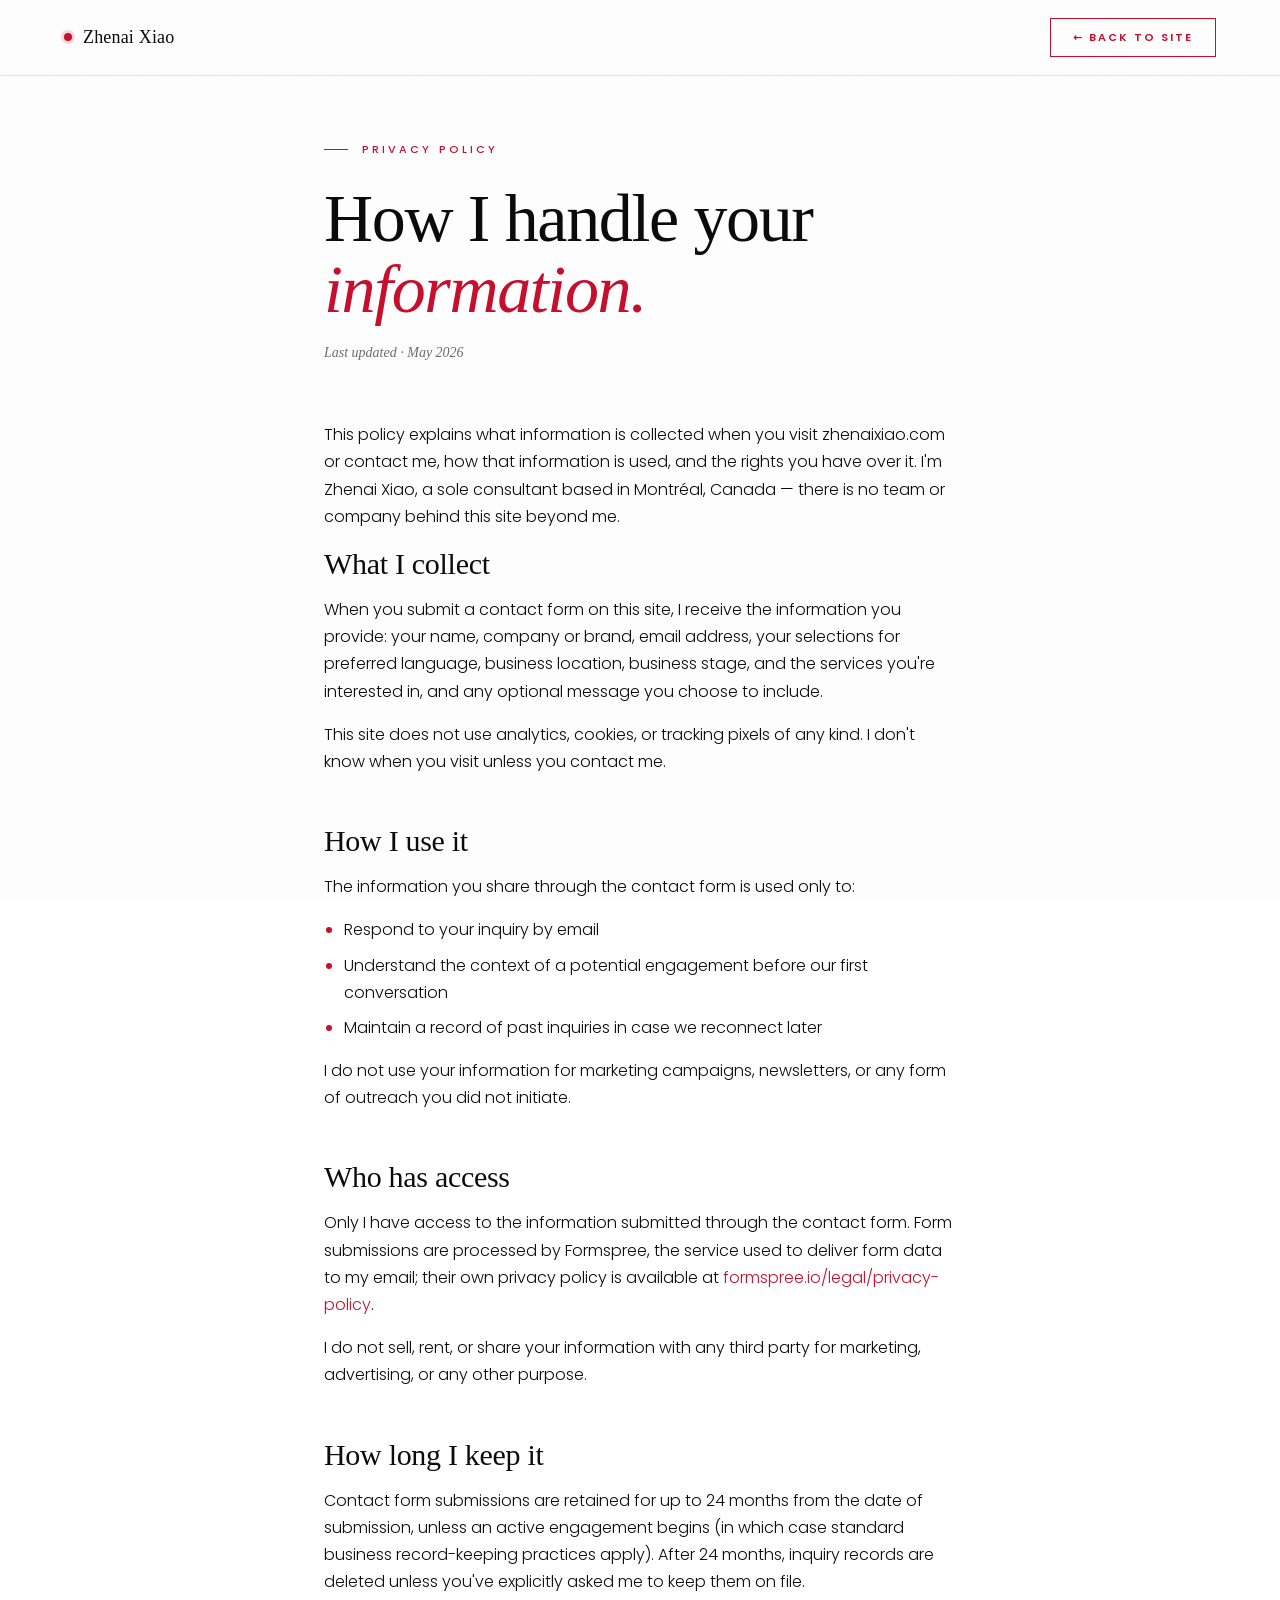
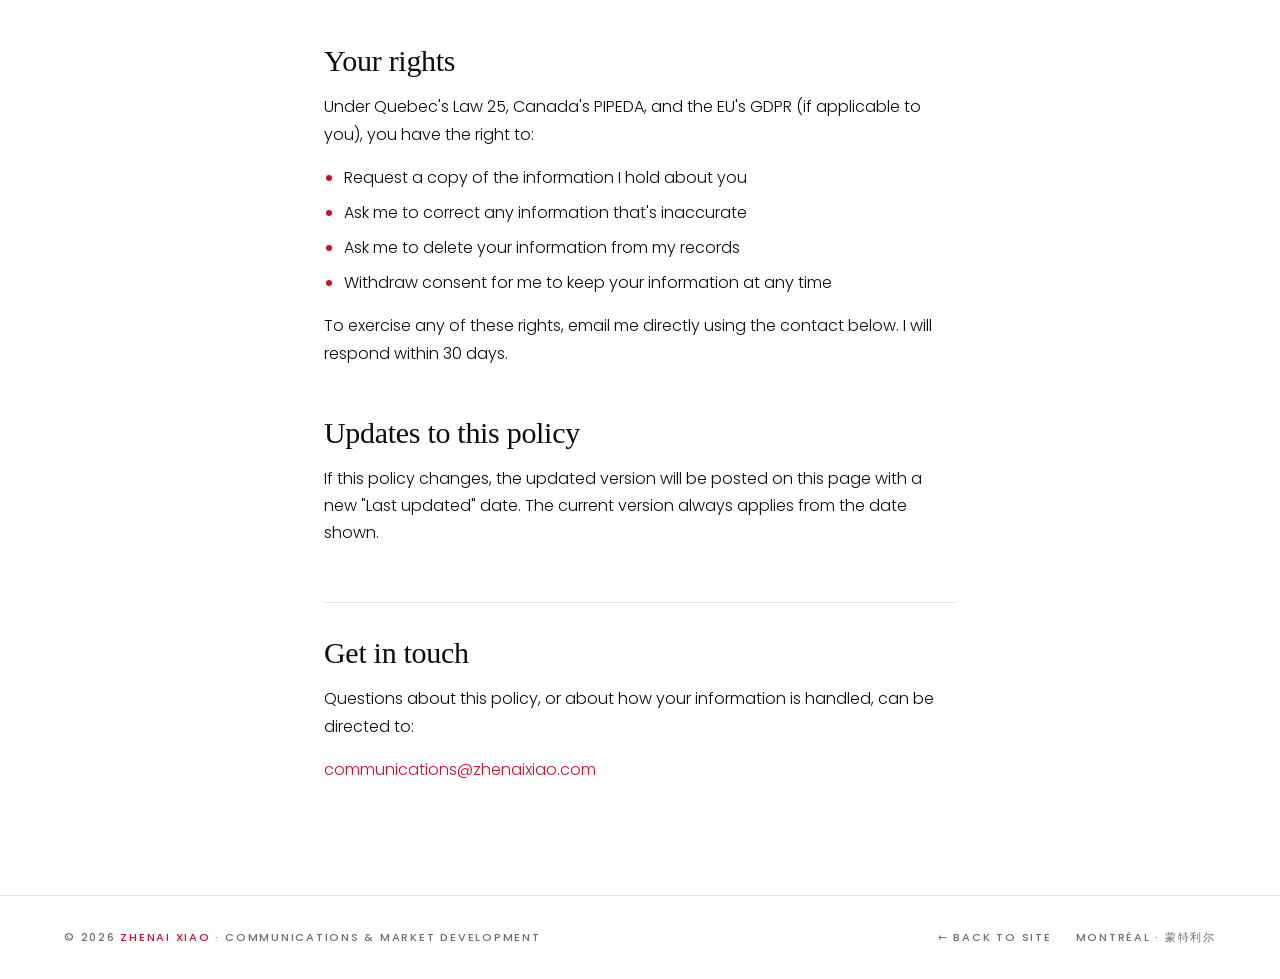
<file: privacy.html>
<!DOCTYPE html>
<html lang="en">
<head>
<meta charset="UTF-8" />
<meta name="viewport" content="width=device-width, initial-scale=1.0" />
<title>Privacy Policy — Zhenai Xiao</title>
<meta name="description" content="Privacy Policy for Zhenai Xiao, Communications & Market Development Consultant." />

<link rel="preconnect" href="https://fonts.googleapis.com">
<link rel="preconnect" href="https://fonts.gstatic.com" crossorigin>
<link href="https://fonts.googleapis.com/css2?family=Poppins:wght@200;300;400;500;600;700&display=swap" rel="stylesheet">
<link href="https://fonts.cdnfonts.com/css/the-seasons" rel="stylesheet">

<link rel="stylesheet" href="assets/style.css" />
</head>
<body class="page-privacy">

<nav>
  <a href="index.html" style="display:flex;align-items:center;gap:11px;">
    <span class="nav-dot"></span>
    <span class="nav-name">Zhenai Xiao</span>
  </a>
  <a href="index.html" class="nav-back">&larr; Back to Site</a>
</nav>

<main>
  <div class="eyebrow">Privacy Policy</div>
  <h1>How I handle your <em>information.</em></h1>
  <p class="updated">Last updated · May 2026</p>

  <p>This policy explains what information is collected when you visit zhenaixiao.com or contact me, how that information is used, and the rights you have over it. I'm Zhenai Xiao, a sole consultant based in Montréal, Canada — there is no team or company behind this site beyond me.</p>

  <h2>What I collect</h2>
  <p>When you submit a contact form on this site, I receive the information you provide: your name, company or brand, email address, your selections for preferred language, business location, business stage, and the services you're interested in, and any optional message you choose to include.</p>
  <p>This site does not use analytics, cookies, or tracking pixels of any kind. I don't know when you visit unless you contact me.</p>

  <h2>How I use it</h2>
  <p>The information you share through the contact form is used only to:</p>
  <ul>
    <li>Respond to your inquiry by email</li>
    <li>Understand the context of a potential engagement before our first conversation</li>
    <li>Maintain a record of past inquiries in case we reconnect later</li>
  </ul>
  <p>I do not use your information for marketing campaigns, newsletters, or any form of outreach you did not initiate.</p>

  <h2>Who has access</h2>
  <p>Only I have access to the information submitted through the contact form. Form submissions are processed by Formspree, the service used to deliver form data to my email; their own privacy policy is available at <a href="https://formspree.io/legal/privacy-policy" target="_blank" rel="noopener">formspree.io/legal/privacy-policy</a>.</p>
  <p>I do not sell, rent, or share your information with any third party for marketing, advertising, or any other purpose.</p>

  <h2>How long I keep it</h2>
  <p>Contact form submissions are retained for up to 24 months from the date of submission, unless an active engagement begins (in which case standard business record-keeping practices apply). After 24 months, inquiry records are deleted unless you've explicitly asked me to keep them on file.</p>

  <h2>Your rights</h2>
  <p>Under Quebec's Law 25, Canada's PIPEDA, and the EU's GDPR (if applicable to you), you have the right to:</p>
  <ul>
    <li>Request a copy of the information I hold about you</li>
    <li>Ask me to correct any information that's inaccurate</li>
    <li>Ask me to delete your information from my records</li>
    <li>Withdraw consent for me to keep your information at any time</li>
  </ul>
  <p>To exercise any of these rights, email me directly using the contact below. I will respond within 30 days.</p>

  <h2>Updates to this policy</h2>
  <p>If this policy changes, the updated version will be posted on this page with a new "Last updated" date. The current version always applies from the date shown.</p>

  <div class="contact-line">
    <h2 style="margin-top:0;">Get in touch</h2>
    <p>Questions about this policy, or about how your information is handled, can be directed to:</p>
    <p><a href="mailto:communications@zhenaixiao.com">communications@zhenaixiao.com</a></p>
  </div>
</main>

<footer>
  <div>© 2026 <span class="f-red">Zhenai Xiao</span> · Communications &amp; Market Development</div>
  <div style="display:flex; align-items:center; gap:24px;">
    <a href="index.html">&larr; Back to Site</a>
    <span>Montréal · 蒙特利尔</span>
  </div>
</footer>

</body>
</html>
</file>
<file: assets/style.css>
/* zhenaixiao.com — consolidated, modernized stylesheet
   Organised with @layer; design tokens centralised; each page's rules
   are scoped to its body class so the four themes never collide. */

@layer reset, tokens, pages;

@layer reset {
  *, *::before, *::after {
    box-sizing: border-box;
    margin: 0;
    padding: 0;
  }
  html {
    scroll-behavior: smooth;
  }

  @media (prefers-reduced-motion: reduce) {
    *, *::before, *::after {
      animation-duration: 0.001ms !important;
      animation-iteration-count: 1 !important;
      transition-duration: 0.001ms !important;
      scroll-behavior: auto !important;
    }
  }
}

@layer tokens {
  :root {
    --f-display: Georgia, 'Times New Roman', serif;
    --ink: #0C0C0C;
    --muted: #6E6E6E;
    --pad: clamp(24px, 5vw, 80px);
    --rule: rgba(12,12,12,0.10);
  }

  body.page-index {
    --paper: #FFFFFF;
    --red: #C8102E;
    --red-deep: #8A0A1F;
    --red-tint: rgba(200,16,46,0.06);
    --f-body: 'Poppins', system-ui, sans-serif;
    --max: 1280px;
    --gap: clamp(72px, 10vw, 128px);
  }

  body.page-ch {
    --paper: #FFFFFF;
    --red: #C8102E;
    --red-deep: #8A0A1F;
    --red-tint: rgba(200,16,46,0.06);
    --f-body: 'Poppins', 'Noto Sans SC', system-ui, sans-serif;
    --f-zh: 'Noto Serif SC', 'Songti SC', serif;
    --max: 1280px;
    --gap: clamp(72px, 10vw, 128px);
  }

  body.page-coaching {
    --paper: #FAF7F2;
    --paper-2: #F2EBDF;
    --aqua: #A2D5DC;
    --aqua-deep: #7BB7C2;
    --aqua-navy: #1F4D5C;
    --aqua-bg: #E8F2F4;
    --max: 1240px;
    --f-body: 'Poppins', system-ui, sans-serif;
  }

  body.page-privacy {
    --paper: #FFFFFF;
    --red: #C8102E;
    --f-body: 'Poppins', system-ui, sans-serif;
  }
}

@layer pages {

  /* ===== page-index ===== */
  @keyframes ix-floatDown {
  from { opacity: 0; transform: translateY(-20px); }
  to   { opacity: 1; transform: translateY(0); } }
  @keyframes ix-fadeIn {
  from { opacity: 0; }
  to   { opacity: 1; } }
  @keyframes ix-arrowPulse {
  0%, 100% { transform: translateX(0); opacity: 0.7; }
  50% { transform: translateX(6px); opacity: 1; } }
  body.page-index {
    background: var(--paper);
    color: var(--ink);
    font-family: var(--f-body);
    font-weight: 300;
    font-size: 16px;
    line-height: 1.65;
    -webkit-font-smoothing: antialiased;
    overflow-x: hidden;
    & a {
      color: inherit;
      text-decoration: none;
    }
    & img {
      display: block;
      max-width: 100%;
      height: auto;
    }
    &::after {
      content: '';
      position: fixed;
      inset: 0;
      background-image: url("data:image/svg+xml,%3Csvg viewBox='0 0 512 512' xmlns='http://www.w3.org/2000/svg'%3E%3Cfilter id='g'%3E%3CfeTurbulence type='fractalNoise' baseFrequency='0.85' numOctaves='3' stitchTiles='stitch'/%3E%3CfeColorMatrix values='0 0 0 0 0 0 0 0 0 0 0 0 0 0 0 0 0 0 0.03 0'/%3E%3C/filter%3E%3Crect width='100%25' height='100%25' filter='url(%23g)'/%3E%3C/svg%3E");
      pointer-events: none;
      z-index: 9999;
      opacity: 0.5;
    }
    & nav {
      position: fixed;
      top: 0;
      left: 0;
      right: 0;
      z-index: 100;
      display: flex;
      align-items: center;
      justify-content: space-between;
      padding: 18px var(--pad);
      background: rgba(200,16,46,0);
      backdrop-filter: blur(14px);
      -webkit-backdrop-filter: blur(14px);
      border-bottom: 1px solid transparent;
      transition: background 0.4s, border-color 0.4s;
      &.on-red {
        background: rgba(200,16,46,0.92);
        border-bottom-color: rgba(255,255,255,0.12);
      }
      &.on-light {
        background: rgba(255,255,255,0.88);
        border-bottom-color: var(--rule);
      }
      &.on-dark {
        background: rgba(12,12,12,0.92);
        border-bottom-color: rgba(255,255,255,0.12);
      }
    }
    & .nav-mark {
      display: flex;
      align-items: center;
      gap: 11px;
    }
    & .nav-dot {
      width: 8px;
      height: 8px;
      background: #fff;
      border-radius: 50%;
      box-shadow: 0 0 0 3px rgba(255,255,255,0.25);
      transition: background 0.4s, box-shadow 0.4s;
    }
    & nav.on-light .nav-dot {
      background: var(--red);
      box-shadow: 0 0 0 3px rgba(200,16,46,0.15);
    }
    & .nav-name {
      font-family: var(--f-display);
      font-size: 18px;
      font-weight: 400;
      letter-spacing: 0.01em;
      color: #fff;
      transition: color 0.4s;
    }
    & nav.on-light .nav-name {
      color: var(--ink);
    }
    & .nav-links {
      display: flex;
      gap: 28px;
      list-style: none;
      & a {
        font-size: 11px;
        font-weight: 500;
        letter-spacing: 0.18em;
        text-transform: uppercase;
        color: rgba(255,255,255,0.85);
        transition: color 0.2s;
      }
    }
    & nav.on-light .nav-links a {
      color: var(--muted);
    }
    & .nav-links a:hover {
      color: #fff;
    }
    & nav.on-light .nav-links a:hover {
      color: var(--red);
    }
    & .nav-coaching {
      font-family: var(--f-display);
      font-style: italic;
      font-size: 16px;
      font-weight: 400;
      letter-spacing: 0.01em;
      color: rgba(255,255,255,0.85);
      margin-left: 24px;
      margin-right: 4px;
      transition: color 0.2s;
      white-space: nowrap;
      &:hover {
        color: #fff;
      }
    }
    & nav.on-light .nav-coaching {
      color: var(--ink);
      &:hover {
        color: var(--red);
      }
    }
    & .nav-cta {
      font-size: 11px;
      font-weight: 600;
      letter-spacing: 0.18em;
      text-transform: uppercase;
      color: #fff;
      border: 1px solid #fff;
      padding: 9px 22px;
      transition: background 0.2s, color 0.2s, border-color 0.4s;
      &:hover {
        background: #fff;
        color: var(--red);
      }
    }
    & nav.on-light .nav-cta {
      color: var(--red);
      border-color: var(--red);
      &:hover {
        background: var(--red);
        color: #fff;
      }
    }
    & .lang-toggle {
      display: flex;
      align-items: center;
      gap: 8px;
      margin-right: 16px;
      margin-left: 12px;
    }
    & .lang-opt {
      font-family: var(--f-body);
      font-size: 11px;
      font-weight: 500;
      letter-spacing: 0.18em;
      text-transform: uppercase;
      color: rgba(255,255,255,0.7);
      padding: 3px 2px;
      transition: color 0.2s, border-color 0.2s;
      border-bottom: 1px solid transparent;
      &.active {
        color: #fff;
        border-bottom-color: #fff;
      }
      &:hover {
        color: #fff;
      }
    }
    & .lang-sep {
      color: rgba(255,255,255,0.4);
      font-size: 11px;
      font-weight: 300;
    }
    & nav.on-light .lang-opt {
      color: var(--muted);
      &.active {
        color: var(--red);
        border-bottom-color: var(--red);
      }
      &:hover {
        color: var(--red);
      }
    }
    & nav.on-light .lang-sep {
      color: var(--rule);
    }
    & .nav-menu-btn {
      display: none;
      background: transparent;
      border: none;
      color: inherit;
      cursor: pointer;
      padding: 8px;
      margin-left: 8px;
      & svg {
        width: 22px;
        height: 22px;
        fill: currentColor;
        display: block;
      }
      & .nav-name-fallback {
        color: #fff;
      }
    }
    & nav.on-light .nav-menu-btn {
      color: var(--ink);
    }
    & .mobile-drawer {
      position: fixed;
      inset: 0;
      background: var(--ink);
      z-index: 99;
      display: flex;
      flex-direction: column;
      align-items: flex-start;
      justify-content: center;
      padding: 80px var(--pad);
      opacity: 0;
      pointer-events: none;
      transition: opacity 0.35s ease;
      &.open {
        opacity: 1;
        pointer-events: auto;
      }
      & .md-link {
        font-family: var(--f-display);
        font-size: clamp(34px, 7vw, 64px);
        font-weight: 400;
        letter-spacing: -0.02em;
        color: #fff;
        padding: 14px 0;
        display: block;
        transition: color 0.2s;
        &:hover {
          color: var(--red);
        }
        &.coaching {
          font-style: italic;
          font-size: clamp(22px, 4vw, 36px);
          margin-top: 24px;
          opacity: 0.85;
        }
      }
      & .md-bottom {
        position: absolute;
        bottom: 32px;
        left: var(--pad);
        right: var(--pad);
        display: flex;
        align-items: center;
        justify-content: space-between;
        font-size: 11px;
        letter-spacing: 0.2em;
        text-transform: uppercase;
        color: rgba(255,255,255,0.5);
        & .md-lang {
          display: flex;
          gap: 8px;
          & a {
            color: rgba(255,255,255,0.5);
            padding: 4px 2px;
            border-bottom: 1px solid transparent;
            &.active {
              color: #fff;
              border-bottom-color: #fff;
            }
          }
        }
      }
      & .md-close {
        position: absolute;
        top: 22px;
        right: var(--pad);
        background: transparent;
        border: none;
        color: #fff;
        cursor: pointer;
        padding: 8px;
        & svg {
          width: 22px;
          height: 22px;
        }
      }
    }
  }
  @media (max-width: 1080px) {
    body.page-index .nav-links {
      gap: 22px;
    }
    body.page-index .nav-coaching {
      font-size: 15px;
      margin-left: 18px;
    }
  }
  @media (max-width: 980px) {
    body.page-index .nav-links, body.page-index .nav-coaching, body.page-index .lang-toggle {
      display: none;
    }
    body.page-index .nav-menu-btn {
      display: inline-flex;
      align-items: center;
    }
  }
  body.page-index .floating-contacts {
    position: fixed;
    right: 18px;
    top: 50%;
    transform: translateY(-50%);
    z-index: 90;
    display: flex;
    flex-direction: column;
    gap: 10px;
    opacity: 0;
    pointer-events: none;
    transition: opacity 0.5s ease;
    &.visible {
      opacity: 1;
      pointer-events: auto;
    }
  }
  body.page-index .fc-item {
    position: relative;
    width: 44px;
    height: 44px;
    background: var(--red);
    border: 1px solid var(--red);
    border-radius: 50%;
    display: flex;
    align-items: center;
    justify-content: center;
    transition: background 0.25s, border-color 0.25s, transform 0.25s, box-shadow 0.25s;
    cursor: pointer;
    box-shadow: 0 2px 8px rgba(200,16,46,0.25);
    padding: 0;
    &:hover {
      background: var(--ink);
      border-color: var(--ink);
      transform: scale(1.08);
      box-shadow: 0 4px 14px rgba(0,0,0,0.35);
    }
    & svg {
      width: 18px;
      height: 18px;
      fill: #fff;
      transition: fill 0.25s;
    }
  }
  body.page-index .fc-tooltip {
    position: absolute;
    right: calc(100% + 12px);
    top: 50%;
    transform: translateY(-50%);
    background: var(--ink);
    color: #fff;
    font-family: var(--f-body);
    font-size: 11px;
    font-weight: 500;
    letter-spacing: 0.08em;
    padding: 6px 12px;
    white-space: nowrap;
    opacity: 0;
    pointer-events: none;
    transition: opacity 0.2s;
  }
  body.page-index .fc-item:hover .fc-tooltip {
    opacity: 1;
  }
  body.page-index .fc-wechat-pop {
    position: absolute;
    right: calc(100% + 12px);
    top: 50%;
    transform: translateY(-50%);
    background: var(--ink);
    color: #fff;
    padding: 12px 18px;
    white-space: nowrap;
    opacity: 0;
    pointer-events: none;
    transition: opacity 0.25s;
    font-family: var(--f-body);
  }
  body.page-index .fc-wechat.active .fc-wechat-pop {
    opacity: 1;
    pointer-events: auto;
  }
  body.page-index .fc-wechat.active .fc-tooltip {
    opacity: 0 !important;
  }
  body.page-index .fc-wechat-pop .label {
    font-size: 9px;
    font-weight: 600;
    letter-spacing: 0.22em;
    text-transform: uppercase;
    color: rgba(255,255,255,0.5);
    margin-bottom: 4px;
  }
  body.page-index .fc-wechat-pop .id {
    font-family: var(--f-display);
    font-size: 16px;
    font-weight: 400;
  }
  @media (max-width: 760px) {
    body.page-index .floating-contacts {
      flex-direction: row;
      bottom: 18px;
      top: auto;
      right: 50%;
      transform: translateX(50%);
    }
  }
  body.page-index .hero-block {
    background: var(--red);
    color: #fff;
    position: relative;
  }
  body.page-index .hero {
    min-height: 68svh;
    display: flex;
    flex-direction: column;
    justify-content: center;
    padding: 112px var(--pad) 96px;
    max-width: var(--max);
    margin: 0 auto;
  }
  body.page-index .hero-eyebrow {
    font-size: 11px;
    font-weight: 500;
    letter-spacing: 0.28em;
    text-transform: uppercase;
    color: rgba(255,255,255,0.85);
    margin-bottom: 48px;
    position: relative;
    padding-left: 50px;
    opacity: 0;
    animation: ix-fadeIn 0.6s ease 0.2s forwards;
    &::before {
      content: '';
      position: absolute;
      left: 0;
      top: 50%;
      width: 36px;
      height: 1px;
      background: #fff;
    }
  }
  body.page-index .hero-headline {
    font-family: var(--f-display);
    font-weight: 400;
    font-size: clamp(36px, 5.5vw, 88px);
    line-height: 1.02;
    letter-spacing: -0.022em;
    max-width: 20ch;
    margin-bottom: 38px;
    color: #fff;
    min-height: 2.2em;
    & .line-1 {
      display: block;
      opacity: 0;
      animation: ix-floatDown 0.9s cubic-bezier(0.16, 1, 0.3, 1) 0.5s forwards;
    }
    & .line-2 {
      display: block;
      font-style: italic;
      color: var(--ink);
      opacity: 0;
      animation: ix-floatDown 0.9s cubic-bezier(0.16, 1, 0.3, 1) 1.0s forwards;
    }
  }
  /* French runs ~20% longer than English, so both hero lines wrap and each
     would otherwise end on a stranded single word. Balance them instead. */
  body.page-index:lang(fr) .hero-headline .line-1,
  body.page-index:lang(fr) .hero-headline .line-2 {
    text-wrap: balance;
  }
  body.page-index .hero-shorthand {
    font-family: var(--f-display);
    font-style: italic;
    font-weight: 400;
    font-size: clamp(20px, 2.4vw, 32px);
    line-height: 1.3;
    color: #fff;
    letter-spacing: -0.005em;
    opacity: 0;
    animation: ix-floatDown 0.9s cubic-bezier(0.16, 1, 0.3, 1) 2.0s forwards;
  }
  body.page-index .section-wrap {
    position: relative;
    &.light {
      background: var(--paper);
      color: var(--ink);
    }
    &.dark {
      background: var(--ink);
      color: var(--paper);
    }
    &.red {
      background: var(--red);
      color: #fff;
    }
  }
  body.page-index .section {
    padding: var(--gap) var(--pad);
    max-width: var(--max);
    margin: 0 auto;
  }
  body.page-index .section-label {
    display: flex;
    align-items: center;
    gap: 14px;
    font-size: 11px;
    font-weight: 500;
    letter-spacing: 0.28em;
    text-transform: uppercase;
    color: var(--red);
    margin-bottom: 24px;
    &::before {
      content: '';
      display: block;
      width: 22px;
      height: 1px;
      background: var(--red);
    }
  }
  body.page-index .dark .section-label, body.page-index .red .section-label {
    color: #fff;
  }
  body.page-index .dark .section-label::before, body.page-index .red .section-label::before {
    background: #fff;
  }
  body.page-index .section-heading {
    font-family: var(--f-display);
    font-weight: 400;
    font-size: clamp(36px, 5vw, 68px);
    line-height: 1.04;
    letter-spacing: -0.02em;
    margin-bottom: 22px;
    & em {
      font-style: italic;
      color: var(--red);
    }
  }
  /* The hard breaks in these headings are cut for desktop measure; on a phone
     they strand single words on their own line. Let the text wrap itself. */
  @media (max-width: 600px) {
    body.page-index .section-heading br,
    body.page-index .contact-headline br {
      display: none;
    }
    body.page-index .section-heading,
    body.page-index .contact-headline {
      text-wrap: pretty;
    }
  }
  body.page-index .dark .section-heading em, body.page-index .red .section-heading em {
    color: #fff;
  }
  body.page-index .section-sub {
    font-size: clamp(15px, 1.3vw, 17px);
    font-weight: 300;
    color: var(--muted);
    line-height: 1.7;
    max-width: 720px;
    margin-bottom: 64px;
  }
  body.page-index .dark .section-sub {
    color: rgba(255,255,255,0.65);
  }
  body.page-index .red .section-sub {
    color: rgba(255,255,255,0.85);
  }
  body.page-index .flow {
    display: grid;
    grid-template-columns: 1fr 56px 1fr 56px 1fr;
    gap: 0;
    align-items: stretch;
  }
  @media (max-width: 960px) {
    body.page-index .flow {
      grid-template-columns: 1fr;
    }
  }
  body.page-index .flow-card {
    background: var(--paper);
    border: 1px solid var(--ink);
    padding: 38px 32px 36px;
    display: flex;
    flex-direction: column;
    transition: background 0.3s, transform 0.3s, box-shadow 0.3s;
    &:hover {
      background: var(--red-tint);
      transform: translateY(-4px);
      box-shadow: 0 12px 28px rgba(0,0,0,0.08);
    }
  }
  body.page-index .flow-card-num {
    font-family: var(--f-display);
    font-style: italic;
    font-size: 15px;
    color: var(--red);
    margin-bottom: 20px;
    letter-spacing: 0.05em;
  }
  body.page-index .flow-card-title {
    font-family: var(--f-display);
    font-weight: 400;
    font-size: clamp(22px, 2vw, 28px);
    line-height: 1.1;
    letter-spacing: -0.01em;
    color: var(--ink);
    margin-bottom: 20px;
    min-height: 2.2em;
    & em {
      font-style: italic;
      color: var(--red);
    }
  }
  body.page-index .flow-card-rule {
    width: 32px;
    height: 2px;
    background: var(--red);
    margin-bottom: 20px;
  }
  body.page-index .flow-card-bullets {
    list-style: none;
    margin: 0;
    padding: 0;
    & li {
      font-size: 13px;
      font-weight: 300;
      color: var(--ink);
      line-height: 1.6;
      padding: 10px 0 10px 22px;
      border-bottom: 1px solid var(--rule);
      position: relative;
      &:last-child {
        border-bottom: none;
      }
      &::before {
        content: '';
        position: absolute;
        left: 0;
        top: 19px;
        width: 8px;
        height: 1px;
        background: var(--red);
      }
    }
  }
  body.page-index .flow-arrow {
    display: flex;
    align-items: center;
    justify-content: center;
    font-family: var(--f-display);
    font-style: italic;
    font-size: 52px;
    color: var(--red);
    line-height: 1;
    user-select: none;
    & span {
      display: inline-block;
      animation: ix-arrowPulse 2.5s ease-in-out infinite;
    }
    &:nth-of-type(4) span {
      animation-delay: 0.4s;
    }
  }
  @media (max-width: 960px) {
    body.page-index .flow-arrow {
      padding: 24px 0;
      font-size: 44px;
      transform: rotate(90deg);
    }
  }
  body.page-index .about-grid {
    display: grid;
    grid-template-columns: 1fr 1.25fr;
    gap: 64px;
    align-items: center;
  }
  @media (max-width: 880px) {
    body.page-index .about-grid {
      grid-template-columns: 1fr;
      gap: 48px;
    }
  }
  body.page-index .carousel {
    position: relative;
    aspect-ratio: 1 / 1;
    background: #1a1a1a;
    overflow: hidden;
    &::before {
      content: '';
      position: absolute;
      top: -10px;
      left: -10px;
      width: 50px;
      height: 50px;
      border-top: 2px solid var(--red);
      border-left: 2px solid var(--red);
      z-index: 4;
      pointer-events: none;
    }
    &::after {
      content: '';
      position: absolute;
      bottom: -10px;
      right: -10px;
      width: 50px;
      height: 50px;
      border-bottom: 2px solid var(--red);
      border-right: 2px solid var(--red);
      z-index: 4;
      pointer-events: none;
    }
  }
  body.page-index .carousel-track {
    position: absolute;
    inset: 0;
  }
  body.page-index .carousel-slide {
    position: absolute;
    inset: 0;
    opacity: 0;
    transition: opacity 1.2s ease;
    display: flex;
    align-items: center;
    justify-content: center;
    background: #1a1a1a;
    &.active {
      opacity: 1;
    }
    & img {
      max-width: 100%;
      max-height: 100%;
      width: auto;
      height: auto;
      object-fit: contain;
    }
  }
  body.page-index .carousel-progress {
    position: absolute;
    bottom: 14px;
    left: 50%;
    transform: translateX(-50%);
    display: flex;
    gap: 6px;
    z-index: 5;
  }
  body.page-index .carousel-dot {
    width: 24px;
    height: 2px;
    background: rgba(255,255,255,0.3);
    transition: background 0.3s, width 0.3s;
    border: none;
    padding: 0;
    cursor: pointer;
    &:hover {
      background: rgba(255,255,255,0.6);
    }
    &.active {
      background: var(--red);
      width: 32px;
    }
  }
  body.page-index .carousel-nav {
    position: absolute;
    top: 50%;
    transform: translateY(-50%);
    width: 36px;
    height: 36px;
    background: rgba(0,0,0,0.4);
    border: 1px solid rgba(255,255,255,0.3);
    border-radius: 50%;
    display: flex;
    align-items: center;
    justify-content: center;
    cursor: pointer;
    opacity: 0;
    transition: opacity 0.3s, background 0.25s, border-color 0.25s;
    z-index: 5;
    color: #fff;
    font-family: var(--f-display);
    font-style: italic;
    font-size: 18px;
    padding: 0;
    line-height: 1;
  }
  body.page-index .carousel:hover .carousel-nav {
    opacity: 1;
  }
  body.page-index .carousel-nav:hover {
    background: var(--red);
    border-color: var(--red);
  }
  body.page-index .carousel-nav.prev {
    left: 12px;
  }
  body.page-index .carousel-nav.next {
    right: 12px;
  }
  @media (max-width: 760px) {
    body.page-index .carousel-nav {
      opacity: 1;
      width: 32px;
      height: 32px;
      font-size: 16px;
    }
  }
  body.page-index .about-langs {
    display: flex;
    gap: 10px;
    margin-top: 28px;
    flex-wrap: wrap;
  }
  body.page-index .lang-pill {
    font-family: var(--f-display);
    font-size: 13px;
    font-weight: 400;
    color: #fff;
    padding: 5px 14px;
    background: rgba(255,255,255,0.08);
    border: 1px solid rgba(255,255,255,0.18);
    letter-spacing: 0.04em;
    & em {
      font-style: italic;
      color: var(--red);
      margin-right: 4px;
      font-weight: 500;
    }
  }
  body.page-index .about-content .signature {
    font-family: var(--f-display);
    font-style: italic;
    font-size: 13px;
    color: #fff;
    letter-spacing: 0.05em;
    margin-bottom: 18px;
  }
  body.page-index .about-lead {
    font-family: var(--f-display);
    font-weight: 400;
    font-size: clamp(24px, 2.6vw, 34px);
    line-height: 1.25;
    letter-spacing: -0.01em;
    margin-bottom: 28px;
    color: #fff;
    & em {
      font-style: italic;
      color: #fff;
    }
  }
  body.page-index .about-body {
    font-size: 14.5px;
    font-weight: 300;
    color: rgba(255,255,255,0.72);
    line-height: 1.8;
    margin-bottom: 18px;
    & strong {
      font-weight: 500;
      color: #fff;
    }
  }
  body.page-index .coaching-callout {
    margin-top: 36px;
    padding: 26px 30px;
    background: var(--red);
    color: #fff;
    border-radius: 14px;
    position: relative;
  }
  body.page-index .coaching-callout-eyebrow {
    font-size: 10px;
    font-weight: 600;
    letter-spacing: 0.22em;
    text-transform: uppercase;
    color: #fff;
    opacity: 0.85;
    margin-bottom: 10px;
  }
  body.page-index .coaching-callout p {
    font-family: var(--f-display);
    font-size: clamp(15px, 1.4vw, 18px);
    font-weight: 400;
    line-height: 1.5;
    letter-spacing: 0.01em;
    color: #fff;
    & em {
      font-style: italic;
    }
  }
  body.page-index .coaching-callout a.cc-link {
    display: inline-block;
    margin-top: 14px;
    font-family: var(--f-body);
    font-size: 11px;
    font-weight: 600;
    letter-spacing: 0.22em;
    text-transform: uppercase;
    color: #fff;
    border-bottom: 1px solid #fff;
    padding-bottom: 2px;
    transition: opacity 0.2s, padding-right 0.25s;
    &:hover {
      opacity: 0.85;
      padding-right: 8px;
    }
  }
  body.page-index .steps {
    border-top: 1px solid var(--ink);
  }
  body.page-index .step {
    display: grid;
    grid-template-columns: 70px 1fr;
    gap: 28px;
    padding: 30px 0;
    border-bottom: 1px solid var(--rule);
    align-items: baseline;
    transition: padding-left 0.3s, background 0.3s;
    &:hover {
      padding-left: 14px;
      background: var(--red-tint);
    }
  }
  @media (max-width: 640px) {
    body.page-index .step {
      grid-template-columns: 50px 1fr;
      gap: 18px;
      padding: 24px 0;
    }
  }
  body.page-index .step-num {
    font-family: var(--f-display);
    font-style: italic;
    font-size: clamp(26px, 2.8vw, 36px);
    font-weight: 400;
    color: var(--red);
    line-height: 1;
  }
  body.page-index .step-title {
    font-family: var(--f-display);
    font-weight: 400;
    font-size: clamp(19px, 1.8vw, 24px);
    line-height: 1.2;
    letter-spacing: -0.01em;
    color: var(--ink);
    margin-bottom: 8px;
    & em {
      font-style: italic;
      color: var(--red);
    }
  }
  body.page-index .step-title-tag {
    font-family: var(--f-body);
    font-weight: 600;
    font-size: 10px;
    letter-spacing: 0.18em;
    text-transform: uppercase;
    color: var(--red);
    margin-left: 10px;
    padding: 3px 9px;
    border: 1px solid var(--red);
    vertical-align: middle;
    position: relative;
    top: -3px;
  }
  body.page-index .step-body {
    font-size: 13.5px;
    font-weight: 300;
    color: var(--muted);
    line-height: 1.7;
    max-width: 60ch;
  }
  body.page-index .retainer-note {
    margin-top: 48px;
    padding: 28px 32px;
    background: var(--red);
    color: #fff;
    & p {
      font-family: var(--f-display);
      font-style: italic;
      font-size: clamp(15px, 1.4vw, 18px);
      font-weight: 400;
      line-height: 1.55;
      letter-spacing: 0.01em;
      color: #fff;
    }
  }
  body.page-index .trusted {
    text-align: center;
    /* Asymmetric on purpose: the section above is also light, so its bottom
       padding stacks invisibly with ours. Less on top, more underneath, so the
       logos aren't crowded against the dark section that follows. */
    padding: clamp(16px, 2.5vw, 26px) var(--pad) clamp(76px, 10vw, 136px);
    max-width: var(--max);
    margin: 0 auto;
  }
  body.page-index .trusted-label {
    font-size: 13px;
    font-weight: 500;
    letter-spacing: 0.38em;
    text-transform: uppercase;
    color: var(--ink);
    margin-bottom: 44px;
    display: flex;
    align-items: center;
    justify-content: center;
    gap: 24px;
  }
  body.page-index .trusted-label::before, body.page-index .trusted-label::after {
    content: '';
    display: inline-block;
    width: 40px;
    height: 1px;
    background: var(--red);
  }
  body.page-index .trusted-logos {
    display: flex;
    justify-content: center;
    align-items: center;
    gap: clamp(36px, 5vw, 64px);
    flex-wrap: wrap;
  }
  body.page-index .trusted-logo {
    display: flex;
    align-items: center;
    justify-content: center;
    padding: 20px 18px;
    transition: transform 0.4s;
    &:hover {
      transform: scale(1.05);
    }
    & img {
      width: auto;
      object-fit: contain;
    }
    &.cipp img {
      height: 150px;
    }
    &.cdv img {
      height: 130px;
    }
    /* Atelier du Bund is a 6.7:1 horizontal lockup, not a square emblem.
       Width-driven so the three logos share one row; the cap on the vw term
       keeps the seal close to the emblems' height on wide screens. */
    &.adb {
      padding-left: 0;
      padding-right: 0;
    }
    &.adb img {
      width: min(340px, 28vw);
      height: auto;
    }
  }
  @media (max-width: 720px) {
    body.page-index .trusted-logo {
      padding: 16px 20px;
      &.cipp img {
        height: 125px;
      }
      &.cdv img {
        height: 110px;
      }
      &.adb {
        padding-left: 0;
        padding-right: 0;
      }
      &.adb img {
        /* stacked variant below 720px — see <picture> in the markup */
        height: auto;
        width: min(290px, 72vw);
      }
    }
  }
  body.page-index .contact-wrap {
    display: grid;
    grid-template-columns: 1.1fr 1fr;
    gap: 64px;
    align-items: start;
  }
  @media (max-width: 880px) {
    body.page-index .contact-wrap {
      grid-template-columns: 1fr;
      gap: 48px;
    }
  }
  body.page-index .contact-headline {
    font-family: var(--f-display);
    font-weight: 400;
    font-size: clamp(36px, 4.8vw, 60px);
    line-height: 1.05;
    letter-spacing: -0.025em;
    margin-bottom: 28px;
    color: #fff;
    & em {
      font-style: italic;
      color: var(--red);
    }
  }
  body.page-index .contact-note {
    font-size: 14.5px;
    font-weight: 300;
    color: rgba(255,255,255,0.65);
    line-height: 1.7;
    margin-bottom: 36px;
    max-width: 460px;
  }
  body.page-index .connect-btn {
    display: inline-flex;
    align-items: center;
    gap: 14px;
    background: var(--red);
    color: #fff;
    font-family: var(--f-body);
    font-size: 12px;
    font-weight: 600;
    letter-spacing: 0.22em;
    text-transform: uppercase;
    padding: 18px 36px;
    transition: background 0.25s, transform 0.25s, gap 0.25s;
    &:hover {
      background: #fff;
      color: var(--red);
      transform: translateY(-2px);
      gap: 20px;
    }
  }
  body.page-index .connect-btn-arrow {
    font-family: var(--f-display);
    font-style: italic;
    font-size: 18px;
    letter-spacing: 0;
  }
  body.page-index .contact-zh {
    padding: 40px;
    background: var(--red);
    color: #fff;
    position: relative;
    &::before {
      content: '';
      position: absolute;
      top: 0;
      left: 0;
      width: 4px;
      height: 100%;
      background: #fff;
    }
  }
  body.page-index .czh-tag {
    font-size: 10px;
    font-weight: 600;
    letter-spacing: 0.22em;
    text-transform: uppercase;
    color: #fff;
    margin-bottom: 18px;
    opacity: 0.85;
  }
  body.page-index .czh-text {
    font-size: 14px;
    color: #fff;
    line-height: 1.85;
    letter-spacing: 0.02em;
    font-weight: 300;
    & + .czh-text {
      margin-top: 12px;
    }
    & strong {
      font-weight: 600;
      color: #fff;
      border-bottom: 1px solid #fff;
      padding-bottom: 1px;
    }
  }
  body.page-index .czh-sub {
    font-size: 11px;
    color: rgba(255,255,255,0.7);
    margin-top: 18px;
    letter-spacing: 0.06em;
    font-weight: 500;
  }
  body.page-index .form-section-wrap {
    background: var(--red);
    padding: clamp(64px, 9vw, 96px) var(--pad);
  }
  body.page-index .form-section {
    max-width: 720px;
    margin: 0 auto;
    background: var(--paper);
    border-radius: 24px;
    padding: clamp(40px, 5vw, 56px) clamp(28px, 4vw, 48px);
    box-shadow: 0 12px 40px rgba(0,0,0,0.12);
  }
  body.page-index .form-intro {
    display: flex;
    flex-direction: column;
    gap: 12px;
    margin-bottom: 40px;
  }
  body.page-index .form-eyebrow {
    font-size: 11px;
    font-weight: 500;
    letter-spacing: 0.28em;
    text-transform: uppercase;
    color: var(--red);
    display: flex;
    align-items: center;
    gap: 14px;
    &::before {
      content: '';
      display: block;
      width: 22px;
      height: 1px;
      background: var(--red);
    }
  }
  body.page-index .form-headline {
    font-family: var(--f-display);
    font-weight: 400;
    font-size: clamp(26px, 3.4vw, 40px);
    line-height: 1.1;
    letter-spacing: -0.02em;
    color: var(--ink);
    & em {
      font-style: italic;
      color: var(--red);
    }
  }
  body.page-index .form-note {
    font-size: 14px;
    font-weight: 300;
    color: var(--muted);
    line-height: 1.65;
  }
  body.page-index .contact-form {
    display: grid;
    grid-template-columns: 1fr 1fr;
    gap: 24px 28px;
  }
  body.page-index .form-field {
    display: flex;
    flex-direction: column;
    gap: 8px;
    &.full {
      grid-column: 1 / -1;
    }
  }
  body.page-index .form-label {
    font-size: 11px;
    font-weight: 600;
    letter-spacing: 0.18em;
    text-transform: uppercase;
    color: var(--ink);
    & .req {
      color: var(--red);
      margin-left: 4px;
    }
  }
  body.page-index .form-field input, body.page-index .form-field select, body.page-index .form-field textarea {
    font-family: var(--f-body);
    font-size: 15px;
    font-weight: 400;
    color: var(--ink);
    background: transparent;
    border: none;
    border-bottom: 1px solid var(--rule);
    padding: 8px 0 10px;
    outline: none;
    transition: border-color 0.25s;
    width: 100%;
    appearance: none;
    -webkit-appearance: none;
  }
  body.page-index .form-field input:focus, body.page-index .form-field select:focus, body.page-index .form-field textarea:focus {
    border-bottom-color: var(--red);
  }
  body.page-index .form-field textarea {
    resize: vertical;
    min-height: 80px;
    line-height: 1.55;
  }
  body.page-index .form-field select {
    background-image: url("data:image/svg+xml,%3Csvg xmlns='http://www.w3.org/2000/svg' viewBox='0 0 24 24' fill='%23C8102E'%3E%3Cpath d='M7 10l5 5 5-5z'/%3E%3C/svg%3E");
    background-repeat: no-repeat;
    background-position: right 4px center;
    background-size: 18px;
    cursor: pointer;
    padding-right: 28px;
  }
  body.page-index .form-checks {
    display: grid;
    grid-template-columns: 1fr 1fr;
    gap: 8px 24px;
  }
  @media (max-width: 640px) {
    body.page-index .form-checks {
      grid-template-columns: 1fr;
    }
  }
  body.page-index .form-check {
    display: flex;
    align-items: center;
    gap: 10px;
    cursor: pointer;
    padding: 3px 0;
    & input {
      width: 16px;
      height: 16px;
      border: 1px solid var(--rule);
      background: var(--paper);
      accent-color: var(--red);
      cursor: pointer;
      appearance: auto;
      -webkit-appearance: auto;
      padding: 0;
    }
    & span {
      font-size: 13px;
      font-weight: 300;
      color: var(--ink);
      line-height: 1.4;
    }
  }
  body.page-index .form-submit {
    grid-column: 1 / -1;
    margin-top: 8px;
    display: flex;
    flex-direction: column;
    gap: 12px;
    align-items: flex-start;
    & button {
      display: inline-flex;
      align-items: center;
      gap: 14px;
      background: var(--ink);
      color: #fff;
      font-family: var(--f-body);
      font-size: 12px;
      font-weight: 600;
      letter-spacing: 0.22em;
      text-transform: uppercase;
      padding: 17px 38px;
      border: none;
      cursor: pointer;
      border-radius: 999px;
      transition: background 0.25s, transform 0.25s, gap 0.25s;
      &:hover {
        background: var(--red);
        transform: translateY(-2px);
        gap: 20px;
      }
      & .arrow {
        font-family: var(--f-display);
        font-style: italic;
        font-size: 18px;
      }
    }
  }
  body.page-index .form-status {
    font-size: 12.5px;
    color: var(--muted);
    font-style: italic;
    &.success {
      color: var(--red);
      font-weight: 500;
    }
    &.error {
      color: #B00020;
    }
  }
  @media (max-width: 720px) {
    body.page-index .contact-form {
      grid-template-columns: 1fr;
      gap: 22px;
    }
  }
  body.page-index footer {
    border-top: 1px solid var(--rule);
    padding: 48px var(--pad);
    display: flex;
    align-items: center;
    justify-content: space-between;
    font-size: 11px;
    font-weight: 500;
    letter-spacing: 0.16em;
    text-transform: uppercase;
    color: var(--muted);
    flex-wrap: wrap;
    gap: 20px;
    & .f-red {
      color: var(--red);
    }
  }
  body.page-index .js-reveal {
    opacity: 0;
    transform: translateY(24px);
    transition: opacity 0.9s cubic-bezier(0.16, 1, 0.3, 1),
              transform 0.9s cubic-bezier(0.16, 1, 0.3, 1);
    &.visible {
      opacity: 1;
      transform: translateY(0);
    }
  }
  body.page-index hr.ruled {
    border: none;
    border-top: 1px solid var(--rule);
    margin: 0;
  }

  /* ===== page-ch ===== */
  @keyframes ch-floatDown {
  from { opacity: 0; transform: translateY(-20px); }
  to   { opacity: 1; transform: translateY(0); } }
  @keyframes ch-fadeIn {
  from { opacity: 0; }
  to   { opacity: 1; } }
  @keyframes ch-arrowPulse {
  0%, 100% { transform: translateX(0); opacity: 0.7; }
  50% { transform: translateX(6px); opacity: 1; } }
  body.page-ch {
    background: var(--paper);
    color: var(--ink);
    font-family: var(--f-body);
    font-weight: 300;
    font-size: 16px;
    line-height: 1.65;
    -webkit-font-smoothing: antialiased;
    overflow-x: hidden;
    & a {
      color: inherit;
      text-decoration: none;
    }
    & img {
      display: block;
      max-width: 100%;
      height: auto;
    }
    &::after {
      content: '';
      position: fixed;
      inset: 0;
      background-image: url("data:image/svg+xml,%3Csvg viewBox='0 0 512 512' xmlns='http://www.w3.org/2000/svg'%3E%3Cfilter id='g'%3E%3CfeTurbulence type='fractalNoise' baseFrequency='0.85' numOctaves='3' stitchTiles='stitch'/%3E%3CfeColorMatrix values='0 0 0 0 0 0 0 0 0 0 0 0 0 0 0 0 0 0 0.03 0'/%3E%3C/filter%3E%3Crect width='100%25' height='100%25' filter='url(%23g)'/%3E%3C/svg%3E");
      pointer-events: none;
      z-index: 9999;
      opacity: 0.5;
    }
    & nav {
      position: fixed;
      top: 0;
      left: 0;
      right: 0;
      z-index: 100;
      display: flex;
      align-items: center;
      justify-content: space-between;
      padding: 18px var(--pad);
      background: rgba(200,16,46,0);
      backdrop-filter: blur(14px);
      -webkit-backdrop-filter: blur(14px);
      border-bottom: 1px solid transparent;
      transition: background 0.4s, border-color 0.4s;
      &.on-red {
        background: rgba(200,16,46,0.92);
        border-bottom-color: rgba(255,255,255,0.12);
      }
      &.on-light {
        background: rgba(255,255,255,0.88);
        border-bottom-color: var(--rule);
      }
      &.on-dark {
        background: rgba(12,12,12,0.92);
        border-bottom-color: rgba(255,255,255,0.12);
      }
    }
    & .nav-mark {
      display: flex;
      align-items: center;
      gap: 11px;
    }
    & .nav-dot {
      width: 8px;
      height: 8px;
      background: #fff;
      border-radius: 50%;
      box-shadow: 0 0 0 3px rgba(255,255,255,0.25);
      transition: background 0.4s, box-shadow 0.4s;
    }
    & nav.on-light .nav-dot {
      background: var(--red);
      box-shadow: 0 0 0 3px rgba(200,16,46,0.15);
    }
    & .nav-name {
      font-family: var(--f-display);
      font-size: 18px;
      font-weight: 400;
      letter-spacing: 0.01em;
      color: #fff;
      transition: color 0.4s;
    }
    & nav.on-light .nav-name {
      color: var(--ink);
    }
    & .nav-links {
      display: flex;
      gap: 28px;
      list-style: none;
      & a {
        font-size: 11px;
        font-weight: 500;
        letter-spacing: 0.18em;
        text-transform: uppercase;
        color: rgba(255,255,255,0.85);
        transition: color 0.2s;
      }
    }
    & nav.on-light .nav-links a {
      color: var(--muted);
    }
    & .nav-links a:hover {
      color: #fff;
    }
    & nav.on-light .nav-links a:hover {
      color: var(--red);
    }
    & .nav-cta {
      font-size: 11px;
      font-weight: 600;
      letter-spacing: 0.18em;
      text-transform: uppercase;
      color: #fff;
      border: 1px solid #fff;
      padding: 9px 22px;
      transition: background 0.2s, color 0.2s, border-color 0.4s;
      &:hover {
        background: #fff;
        color: var(--red);
      }
    }
    & nav.on-light .nav-cta {
      color: var(--red);
      border-color: var(--red);
      &:hover {
        background: var(--red);
        color: #fff;
      }
    }
    & .lang-toggle {
      display: flex;
      align-items: center;
      gap: 8px;
      margin-right: 16px;
    }
    & .lang-opt {
      font-family: var(--f-body);
      font-size: 11px;
      font-weight: 500;
      letter-spacing: 0.18em;
      text-transform: uppercase;
      color: rgba(255,255,255,0.7);
      padding: 3px 2px;
      transition: color 0.2s, border-color 0.2s;
      border-bottom: 1px solid transparent;
      &.active {
        color: #fff;
        border-bottom-color: #fff;
      }
      &:hover {
        color: #fff;
      }
    }
    & .lang-sep {
      color: rgba(255,255,255,0.4);
      font-size: 11px;
      font-weight: 300;
    }
    & nav.on-light .lang-opt {
      color: var(--muted);
      &.active {
        color: var(--red);
        border-bottom-color: var(--red);
      }
      &:hover {
        color: var(--red);
      }
    }
    & nav.on-light .lang-sep {
      color: var(--rule);
    }
  }
  @media (max-width: 1080px) {
    body.page-ch .nav-links {
      gap: 22px;
    }
  }
  @media (max-width: 920px) {
    body.page-ch .nav-links {
      display: none;
    }
  }
  @media (max-width: 760px) {
    body.page-ch .nav-cta {
      padding: 8px 16px;
      font-size: 10px;
    }
  }
  body.page-ch .floating-contacts {
    position: fixed;
    right: 18px;
    top: 50%;
    transform: translateY(-50%);
    z-index: 90;
    display: flex;
    flex-direction: column;
    gap: 10px;
    opacity: 0;
    pointer-events: none;
    transition: opacity 0.5s ease;
    &.visible {
      opacity: 1;
      pointer-events: auto;
    }
  }
  body.page-ch .fc-item {
    position: relative;
    width: 44px;
    height: 44px;
    background: var(--red);
    border: 1px solid var(--red);
    border-radius: 50%;
    display: flex;
    align-items: center;
    justify-content: center;
    transition: background 0.25s, border-color 0.25s, transform 0.25s, box-shadow 0.25s;
    cursor: pointer;
    box-shadow: 0 2px 8px rgba(200,16,46,0.25);
    padding: 0;
    &:hover {
      background: var(--ink);
      border-color: var(--ink);
      transform: scale(1.08);
      box-shadow: 0 4px 14px rgba(0,0,0,0.35);
    }
    & svg {
      width: 18px;
      height: 18px;
      fill: #fff;
      transition: fill 0.25s;
    }
  }
  body.page-ch .fc-tooltip {
    position: absolute;
    right: calc(100% + 12px);
    top: 50%;
    transform: translateY(-50%);
    background: var(--ink);
    color: #fff;
    font-family: var(--f-body);
    font-size: 11px;
    font-weight: 500;
    letter-spacing: 0.08em;
    padding: 6px 12px;
    white-space: nowrap;
    opacity: 0;
    pointer-events: none;
    transition: opacity 0.2s;
  }
  body.page-ch .fc-item:hover .fc-tooltip {
    opacity: 1;
  }
  body.page-ch .fc-wechat-pop {
    position: absolute;
    right: calc(100% + 12px);
    top: 50%;
    transform: translateY(-50%);
    background: var(--ink);
    color: #fff;
    padding: 12px 18px;
    white-space: nowrap;
    opacity: 0;
    pointer-events: none;
    transition: opacity 0.25s;
    font-family: var(--f-body);
  }
  body.page-ch .fc-wechat.active .fc-wechat-pop {
    opacity: 1;
    pointer-events: auto;
  }
  body.page-ch .fc-wechat.active .fc-tooltip {
    opacity: 0 !important;
  }
  body.page-ch .fc-wechat-pop .label {
    font-size: 9px;
    font-weight: 600;
    letter-spacing: 0.22em;
    text-transform: uppercase;
    color: rgba(255,255,255,0.5);
    margin-bottom: 4px;
  }
  body.page-ch .fc-wechat-pop .id {
    font-family: var(--f-display);
    font-size: 16px;
    font-weight: 400;
  }
  @media (max-width: 760px) {
    body.page-ch .floating-contacts {
      flex-direction: row;
      bottom: 18px;
      top: auto;
      right: 50%;
      transform: translateX(50%);
    }
  }
  body.page-ch .hero-block {
    background: var(--red);
    color: #fff;
    position: relative;
  }
  body.page-ch .hero {
    min-height: 80svh;
    display: flex;
    flex-direction: column;
    justify-content: center;
    padding: 112px var(--pad) 96px;
    max-width: var(--max);
    margin: 0 auto;
  }
  body.page-ch .hero-eyebrow {
    font-size: 11px;
    font-weight: 500;
    letter-spacing: 0.28em;
    text-transform: uppercase;
    color: rgba(255,255,255,0.85);
    margin-bottom: 40px;
    position: relative;
    padding-left: 50px;
    opacity: 0;
    animation: ch-fadeIn 0.6s ease 0.2s forwards;
    &::before {
      content: '';
      position: absolute;
      left: 0;
      top: 50%;
      width: 36px;
      height: 1px;
      background: #fff;
    }
  }
  body.page-ch .hero-panel {
    position: relative;
    margin-bottom: 32px;
    &.zh-panel {
    }
    &.en-panel {
      margin-top: 4px;
      padding-top: 28px;
      border-top: 1px solid rgba(255,255,255,0.25);
      max-width: 40ch;
    }
  }
  body.page-ch .zh-line {
    font-family: var(--f-zh);
    font-weight: 400;
    font-size: clamp(34px, 5.4vw, 84px);
    line-height: 1.12;
    letter-spacing: -0.005em;
    color: #fff;
    display: block;
    opacity: 0;
    &.line-emph {
      font-weight: 700;
      color: var(--ink);
    }
    &.line-tagline {
      font-family: var(--f-zh);
      font-weight: 500;
      font-size: clamp(20px, 2.8vw, 38px);
      letter-spacing: 0.06em;
      margin-top: 22px;
      color: #fff;
    }
  }
  body.page-ch .en-line {
    font-family: var(--f-display);
    font-weight: 400;
    font-size: clamp(19px, 2vw, 26px);
    line-height: 1.35;
    letter-spacing: -0.005em;
    color: rgba(255,255,255,0.88);
    display: block;
    opacity: 0;
    &.line-emph {
      font-style: italic;
      color: var(--ink);
    }
    &.line-tagline {
      font-style: italic;
      color: #fff;
      margin-top: 12px;
      font-size: clamp(15px, 1.55vw, 20px);
    }
  }
  body.page-ch .zh-line.m1, body.page-ch .en-line.m1 {
    animation: ch-floatDown 0.9s cubic-bezier(0.16, 1, 0.3, 1) 0.5s forwards;
  }
  body.page-ch .zh-line.m2, body.page-ch .en-line.m2 {
    animation: ch-floatDown 0.9s cubic-bezier(0.16, 1, 0.3, 1) 1.0s forwards;
  }
  body.page-ch .zh-line.m3, body.page-ch .en-line.m3 {
    animation: ch-floatDown 0.9s cubic-bezier(0.16, 1, 0.3, 1) 2.0s forwards;
  }
  body.page-ch .hero-headline {
    font-family: var(--f-display);
    font-weight: 400;
    font-size: clamp(36px, 5.5vw, 88px);
    line-height: 1.02;
    letter-spacing: -0.022em;
    max-width: 20ch;
    margin-bottom: 38px;
    color: #fff;
    min-height: 2.2em;
    & .line-1 {
      display: block;
      opacity: 0;
      animation: ch-floatDown 0.9s cubic-bezier(0.16, 1, 0.3, 1) 0.5s forwards;
    }
    & .line-2 {
      display: block;
      font-style: italic;
      color: var(--ink);
      opacity: 0;
      animation: ch-floatDown 0.9s cubic-bezier(0.16, 1, 0.3, 1) 1.0s forwards;
    }
  }
  body.page-ch .hero-shorthand {
    font-family: var(--f-display);
    font-style: italic;
    font-weight: 400;
    font-size: clamp(20px, 2.4vw, 32px);
    line-height: 1.3;
    color: #fff;
    letter-spacing: -0.005em;
    opacity: 0;
    animation: ch-floatDown 0.9s cubic-bezier(0.16, 1, 0.3, 1) 2.0s forwards;
  }
  body.page-ch .section-wrap {
    position: relative;
    &.light {
      background: var(--paper);
      color: var(--ink);
    }
    &.dark {
      background: var(--ink);
      color: var(--paper);
    }
    &.red {
      background: var(--red);
      color: #fff;
    }
  }
  body.page-ch .section {
    padding: var(--gap) var(--pad);
    max-width: var(--max);
    margin: 0 auto;
  }
  body.page-ch .section-label {
    display: flex;
    align-items: center;
    gap: 14px;
    font-size: 11px;
    font-weight: 500;
    letter-spacing: 0.28em;
    text-transform: uppercase;
    color: var(--red);
    margin-bottom: 24px;
    &::before {
      content: '';
      display: block;
      width: 22px;
      height: 1px;
      background: var(--red);
    }
  }
  body.page-ch .dark .section-label, body.page-ch .red .section-label {
    color: #fff;
  }
  body.page-ch .dark .section-label::before, body.page-ch .red .section-label::before {
    background: #fff;
  }
  body.page-ch .section-heading {
    font-family: var(--f-display);
    font-weight: 400;
    font-size: clamp(36px, 5vw, 68px);
    line-height: 1.04;
    letter-spacing: -0.02em;
    margin-bottom: 22px;
    & em {
      font-style: italic;
      color: var(--red);
    }
  }
  body.page-ch .dark .section-heading em, body.page-ch .red .section-heading em {
    color: #fff;
  }
  body.page-ch .section-sub {
    font-size: clamp(15px, 1.3vw, 17px);
    font-weight: 300;
    color: var(--muted);
    line-height: 1.7;
    max-width: 720px;
    margin-bottom: 64px;
  }
  body.page-ch .dark .section-sub {
    color: rgba(255,255,255,0.65);
  }
  body.page-ch .red .section-sub {
    color: rgba(255,255,255,0.85);
  }
  body.page-ch .flow {
    display: grid;
    grid-template-columns: 1fr 56px 1fr 56px 1fr;
    gap: 0;
    align-items: stretch;
  }
  @media (max-width: 960px) {
    body.page-ch .flow {
      grid-template-columns: 1fr;
    }
  }
  body.page-ch .flow-card {
    background: var(--paper);
    border: 1px solid var(--ink);
    padding: 38px 32px 36px;
    display: flex;
    flex-direction: column;
    transition: background 0.3s, transform 0.3s, box-shadow 0.3s;
    &:hover {
      background: var(--red-tint);
      transform: translateY(-4px);
      box-shadow: 0 12px 28px rgba(0,0,0,0.08);
    }
  }
  body.page-ch .flow-card-num {
    font-family: var(--f-display);
    font-style: italic;
    font-size: 15px;
    color: var(--red);
    margin-bottom: 20px;
    letter-spacing: 0.05em;
  }
  body.page-ch .flow-card-title {
    font-family: var(--f-display);
    font-weight: 400;
    font-size: clamp(22px, 2vw, 28px);
    line-height: 1.1;
    letter-spacing: -0.01em;
    color: var(--ink);
    margin-bottom: 20px;
    min-height: 2.2em;
    & em {
      font-style: italic;
      color: var(--red);
    }
  }
  body.page-ch .flow-card-rule {
    width: 32px;
    height: 2px;
    background: var(--red);
    margin-bottom: 20px;
  }
  body.page-ch .flow-card-bullets {
    list-style: none;
    margin: 0;
    padding: 0;
    & li {
      font-size: 13px;
      font-weight: 300;
      color: var(--ink);
      line-height: 1.6;
      padding: 10px 0 10px 22px;
      border-bottom: 1px solid var(--rule);
      position: relative;
      &:last-child {
        border-bottom: none;
      }
      &::before {
        content: '';
        position: absolute;
        left: 0;
        top: 19px;
        width: 8px;
        height: 1px;
        background: var(--red);
      }
    }
  }
  body.page-ch .flow-arrow {
    display: flex;
    align-items: center;
    justify-content: center;
    font-family: var(--f-display);
    font-style: italic;
    font-size: 52px;
    color: var(--red);
    line-height: 1;
    user-select: none;
    & span {
      display: inline-block;
      animation: ch-arrowPulse 2.5s ease-in-out infinite;
    }
    &:nth-of-type(4) span {
      animation-delay: 0.4s;
    }
  }
  @media (max-width: 960px) {
    body.page-ch .flow-arrow {
      padding: 24px 0;
      font-size: 44px;
      transform: rotate(90deg);
    }
  }
  body.page-ch .about-grid {
    display: grid;
    grid-template-columns: 1fr 1.25fr;
    gap: 64px;
    align-items: center;
  }
  @media (max-width: 880px) {
    body.page-ch .about-grid {
      grid-template-columns: 1fr;
      gap: 48px;
    }
  }
  body.page-ch .carousel {
    position: relative;
    aspect-ratio: 1 / 1;
    background: #1a1a1a;
    overflow: hidden;
    &::before {
      content: '';
      position: absolute;
      top: -10px;
      left: -10px;
      width: 50px;
      height: 50px;
      border-top: 2px solid var(--red);
      border-left: 2px solid var(--red);
      z-index: 4;
      pointer-events: none;
    }
    &::after {
      content: '';
      position: absolute;
      bottom: -10px;
      right: -10px;
      width: 50px;
      height: 50px;
      border-bottom: 2px solid var(--red);
      border-right: 2px solid var(--red);
      z-index: 4;
      pointer-events: none;
    }
  }
  body.page-ch .carousel-track {
    position: absolute;
    inset: 0;
  }
  body.page-ch .carousel-slide {
    position: absolute;
    inset: 0;
    opacity: 0;
    transition: opacity 1.2s ease;
    display: flex;
    align-items: center;
    justify-content: center;
    background: #1a1a1a;
    &.active {
      opacity: 1;
    }
    & img {
      max-width: 100%;
      max-height: 100%;
      width: auto;
      height: auto;
      object-fit: contain;
    }
  }
  body.page-ch .carousel-progress {
    position: absolute;
    bottom: 14px;
    left: 50%;
    transform: translateX(-50%);
    display: flex;
    gap: 6px;
    z-index: 5;
  }
  body.page-ch .carousel-dot {
    width: 24px;
    height: 2px;
    background: rgba(255,255,255,0.3);
    transition: background 0.3s, width 0.3s;
    border: none;
    padding: 0;
    cursor: pointer;
    &:hover {
      background: rgba(255,255,255,0.6);
    }
    &.active {
      background: var(--red);
      width: 32px;
    }
  }
  body.page-ch .carousel-nav {
    position: absolute;
    top: 50%;
    transform: translateY(-50%);
    width: 36px;
    height: 36px;
    background: rgba(0,0,0,0.4);
    border: 1px solid rgba(255,255,255,0.3);
    border-radius: 50%;
    display: flex;
    align-items: center;
    justify-content: center;
    cursor: pointer;
    opacity: 0;
    transition: opacity 0.3s, background 0.25s, border-color 0.25s;
    z-index: 5;
    color: #fff;
    font-family: var(--f-display);
    font-style: italic;
    font-size: 18px;
    padding: 0;
    line-height: 1;
  }
  body.page-ch .carousel:hover .carousel-nav {
    opacity: 1;
  }
  body.page-ch .carousel-nav:hover {
    background: var(--red);
    border-color: var(--red);
  }
  body.page-ch .carousel-nav.prev {
    left: 12px;
  }
  body.page-ch .carousel-nav.next {
    right: 12px;
  }
  @media (max-width: 760px) {
    body.page-ch .carousel-nav {
      opacity: 1;
      width: 32px;
      height: 32px;
      font-size: 16px;
    }
  }
  body.page-ch .about-langs {
    display: flex;
    gap: 10px;
    margin-top: 28px;
    flex-wrap: wrap;
  }
  body.page-ch .lang-pill {
    font-family: var(--f-display);
    font-size: 13px;
    font-weight: 400;
    color: #fff;
    padding: 5px 14px;
    background: rgba(255,255,255,0.08);
    border: 1px solid rgba(255,255,255,0.18);
    letter-spacing: 0.04em;
    & em {
      font-style: italic;
      color: var(--red);
      margin-right: 4px;
      font-weight: 500;
    }
  }
  body.page-ch .about-content .signature {
    font-family: var(--f-display);
    font-style: italic;
    font-size: 13px;
    color: #fff;
    letter-spacing: 0.05em;
    margin-bottom: 18px;
  }
  body.page-ch .about-lead {
    font-family: var(--f-display);
    font-weight: 400;
    font-size: clamp(24px, 2.6vw, 34px);
    line-height: 1.25;
    letter-spacing: -0.01em;
    margin-bottom: 28px;
    color: #fff;
    & em {
      font-style: italic;
      color: #fff;
    }
  }
  body.page-ch .about-body {
    font-size: 14.5px;
    font-weight: 300;
    color: rgba(255,255,255,0.72);
    line-height: 1.8;
    margin-bottom: 18px;
    & strong {
      font-weight: 500;
      color: #fff;
    }
  }
  body.page-ch .coaching-callout {
    margin-top: 36px;
    padding: 26px 30px;
    background: var(--red);
    color: #fff;
    border-radius: 14px;
    position: relative;
  }
  body.page-ch .coaching-callout-eyebrow {
    font-size: 10px;
    font-weight: 600;
    letter-spacing: 0.22em;
    text-transform: uppercase;
    color: #fff;
    opacity: 0.85;
    margin-bottom: 10px;
  }
  body.page-ch .coaching-callout p {
    font-family: var(--f-zh);
    font-size: clamp(15px, 1.4vw, 18px);
    font-weight: 400;
    line-height: 1.6;
    letter-spacing: 0.01em;
    color: #fff;
    & em {
      font-weight: 600;
    }
  }
  body.page-ch .coaching-callout a.cc-link {
    display: inline-block;
    margin-top: 14px;
    font-family: var(--f-body);
    font-size: 11px;
    font-weight: 600;
    letter-spacing: 0.22em;
    text-transform: uppercase;
    color: #fff;
    border-bottom: 1px solid #fff;
    padding-bottom: 2px;
    transition: opacity 0.2s, padding-right 0.25s;
    &:hover {
      opacity: 0.85;
      padding-right: 8px;
    }
  }
  body.page-ch .steps {
    border-top: 1px solid var(--ink);
  }
  body.page-ch .step {
    display: grid;
    grid-template-columns: 70px 1fr;
    gap: 28px;
    padding: 30px 0;
    border-bottom: 1px solid var(--rule);
    align-items: baseline;
    transition: padding-left 0.3s, background 0.3s;
    &:hover {
      padding-left: 14px;
      background: var(--red-tint);
    }
  }
  @media (max-width: 640px) {
    body.page-ch .step {
      grid-template-columns: 50px 1fr;
      gap: 18px;
      padding: 24px 0;
    }
  }
  body.page-ch .step-num {
    font-family: var(--f-display);
    font-style: italic;
    font-size: clamp(26px, 2.8vw, 36px);
    font-weight: 400;
    color: var(--red);
    line-height: 1;
  }
  body.page-ch .step-title {
    font-family: var(--f-display);
    font-weight: 400;
    font-size: clamp(19px, 1.8vw, 24px);
    line-height: 1.2;
    letter-spacing: -0.01em;
    color: var(--ink);
    margin-bottom: 8px;
    & em {
      font-style: italic;
      color: var(--red);
    }
  }
  body.page-ch .step-title-tag {
    font-family: var(--f-body);
    font-weight: 600;
    font-size: 10px;
    letter-spacing: 0.18em;
    text-transform: uppercase;
    color: var(--red);
    margin-left: 10px;
    padding: 3px 9px;
    border: 1px solid var(--red);
    vertical-align: middle;
    position: relative;
    top: -3px;
  }
  body.page-ch .step-body {
    font-size: 13.5px;
    font-weight: 300;
    color: var(--muted);
    line-height: 1.7;
    max-width: 60ch;
  }
  body.page-ch .retainer-note {
    margin-top: 48px;
    padding: 28px 32px;
    background: var(--red);
    color: #fff;
    & p {
      font-family: var(--f-display);
      font-style: italic;
      font-size: clamp(15px, 1.4vw, 18px);
      font-weight: 400;
      line-height: 1.55;
      letter-spacing: 0.01em;
      color: #fff;
    }
  }
  body.page-ch .trusted {
    text-align: center;
    padding: clamp(18px, 2.8vw, 30px) var(--pad) clamp(80px, 10.5vw, 144px);
    max-width: var(--max);
    margin: 0 auto;
  }
  body.page-ch .trusted-label {
    font-size: 13px;
    font-weight: 500;
    letter-spacing: 0.38em;
    text-transform: uppercase;
    color: var(--ink);
    margin-bottom: 44px;
    display: flex;
    align-items: center;
    justify-content: center;
    gap: 24px;
  }
  body.page-ch .trusted-label::before, body.page-ch .trusted-label::after {
    content: '';
    display: inline-block;
    width: 40px;
    height: 1px;
    background: var(--red);
  }
  body.page-ch .trusted-logos {
    display: flex;
    justify-content: center;
    align-items: center;
    gap: clamp(36px, 5vw, 64px);
    flex-wrap: wrap;
  }
  body.page-ch .trusted-logo {
    display: flex;
    align-items: center;
    justify-content: center;
    padding: 20px 18px;
    transition: transform 0.4s;
    &:hover {
      transform: scale(1.05);
    }
    & img {
      width: auto;
      object-fit: contain;
    }
    &.cipp img {
      height: 150px;
    }
    &.cdv img {
      height: 130px;
    }
    &.adb {
      padding-left: 0;
      padding-right: 0;
    }
    &.adb img {
      width: min(340px, 28vw);
      height: auto;
    }
  }
  @media (max-width: 720px) {
    body.page-ch .trusted-logo {
      padding: 16px 20px;
      &.cipp img {
        height: 125px;
      }
      &.cdv img {
        height: 110px;
      }
      &.adb {
        padding-left: 0;
        padding-right: 0;
      }
      &.adb img {
        /* stacked variant below 720px — see <picture> in the markup */
        height: auto;
        width: min(290px, 72vw);
      }
    }
  }
  body.page-ch .contact-wrap {
    display: grid;
    grid-template-columns: 1.1fr 1fr;
    gap: 64px;
    align-items: start;
  }
  @media (max-width: 880px) {
    body.page-ch .contact-wrap {
      grid-template-columns: 1fr;
      gap: 48px;
    }
  }
  body.page-ch .contact-headline {
    font-family: var(--f-display);
    font-weight: 400;
    font-size: clamp(36px, 4.8vw, 60px);
    line-height: 1.05;
    letter-spacing: -0.025em;
    margin-bottom: 28px;
    color: #fff;
    & em {
      font-style: italic;
      color: var(--red);
    }
  }
  body.page-ch .contact-note {
    font-size: 14.5px;
    font-weight: 300;
    color: rgba(255,255,255,0.65);
    line-height: 1.7;
    margin-bottom: 36px;
    max-width: 460px;
  }
  body.page-ch .connect-btn {
    display: inline-flex;
    align-items: center;
    gap: 14px;
    background: var(--red);
    color: #fff;
    font-family: var(--f-body);
    font-size: 12px;
    font-weight: 600;
    letter-spacing: 0.22em;
    text-transform: uppercase;
    padding: 18px 36px;
    transition: background 0.25s, transform 0.25s, gap 0.25s;
    &:hover {
      background: #fff;
      color: var(--red);
      transform: translateY(-2px);
      gap: 20px;
    }
  }
  body.page-ch .connect-btn-arrow {
    font-family: var(--f-display);
    font-style: italic;
    font-size: 18px;
    letter-spacing: 0;
  }
  body.page-ch .contact-zh {
    padding: 40px;
    background: var(--red);
    color: #fff;
    position: relative;
    &::before {
      content: '';
      position: absolute;
      top: 0;
      left: 0;
      width: 4px;
      height: 100%;
      background: #fff;
    }
  }
  body.page-ch .czh-tag {
    font-size: 10px;
    font-weight: 600;
    letter-spacing: 0.22em;
    text-transform: uppercase;
    color: #fff;
    margin-bottom: 18px;
    opacity: 0.85;
  }
  body.page-ch .czh-text {
    font-size: 14px;
    color: #fff;
    line-height: 1.85;
    letter-spacing: 0.02em;
    font-weight: 300;
    & + .czh-text {
      margin-top: 12px;
    }
    & strong {
      font-weight: 600;
      color: #fff;
      border-bottom: 1px solid #fff;
      padding-bottom: 1px;
    }
  }
  body.page-ch .czh-sub {
    font-size: 11px;
    color: rgba(255,255,255,0.7);
    margin-top: 18px;
    letter-spacing: 0.06em;
    font-weight: 500;
  }
  body.page-ch .form-section-wrap {
    background: var(--red);
    padding: clamp(64px, 9vw, 96px) var(--pad);
  }
  body.page-ch .form-section {
    max-width: 720px;
    margin: 0 auto;
    background: var(--paper);
    border-radius: 24px;
    padding: clamp(40px, 5vw, 56px) clamp(28px, 4vw, 48px);
    box-shadow: 0 12px 40px rgba(0,0,0,0.12);
  }
  body.page-ch .form-intro {
    display: flex;
    flex-direction: column;
    gap: 12px;
    margin-bottom: 40px;
  }
  body.page-ch .form-eyebrow {
    font-size: 11px;
    font-weight: 500;
    letter-spacing: 0.28em;
    text-transform: uppercase;
    color: var(--red);
    display: flex;
    align-items: center;
    gap: 14px;
    &::before {
      content: '';
      display: block;
      width: 22px;
      height: 1px;
      background: var(--red);
    }
  }
  body.page-ch .form-headline {
    font-family: var(--f-zh);
    font-weight: 500;
    font-size: clamp(26px, 3.4vw, 40px);
    line-height: 1.2;
    letter-spacing: 0.01em;
    color: var(--ink);
    & em {
      font-style: normal;
      color: var(--red);
    }
  }
  body.page-ch .form-note {
    font-size: 14px;
    font-weight: 300;
    color: var(--muted);
    line-height: 1.7;
    font-family: var(--f-zh);
  }
  body.page-ch .contact-form {
    display: grid;
    grid-template-columns: 1fr 1fr;
    gap: 24px 28px;
  }
  body.page-ch .form-field {
    display: flex;
    flex-direction: column;
    gap: 8px;
    &.full {
      grid-column: 1 / -1;
    }
  }
  body.page-ch .form-label {
    font-size: 12px;
    font-weight: 500;
    letter-spacing: 0.08em;
    color: var(--ink);
    font-family: var(--f-zh);
    & .req {
      color: var(--red);
      margin-left: 4px;
    }
  }
  body.page-ch .form-field input, body.page-ch .form-field select, body.page-ch .form-field textarea {
    font-family: var(--f-body);
    font-size: 15px;
    font-weight: 400;
    color: var(--ink);
    background: transparent;
    border: none;
    border-bottom: 1px solid var(--rule);
    padding: 8px 0 10px;
    outline: none;
    transition: border-color 0.25s;
    width: 100%;
    appearance: none;
    -webkit-appearance: none;
  }
  body.page-ch .form-field input:focus, body.page-ch .form-field select:focus, body.page-ch .form-field textarea:focus {
    border-bottom-color: var(--red);
  }
  body.page-ch .form-field textarea {
    resize: vertical;
    min-height: 80px;
    line-height: 1.55;
    font-family: var(--f-zh);
  }
  body.page-ch .form-field select {
    background-image: url("data:image/svg+xml,%3Csvg xmlns='http://www.w3.org/2000/svg' viewBox='0 0 24 24' fill='%23C8102E'%3E%3Cpath d='M7 10l5 5 5-5z'/%3E%3C/svg%3E");
    background-repeat: no-repeat;
    background-position: right 4px center;
    background-size: 18px;
    cursor: pointer;
    padding-right: 28px;
    font-family: var(--f-zh);
  }
  body.page-ch .form-checks {
    display: grid;
    grid-template-columns: 1fr 1fr;
    gap: 8px 24px;
  }
  @media (max-width: 640px) {
    body.page-ch .form-checks {
      grid-template-columns: 1fr;
    }
  }
  body.page-ch .form-check {
    display: flex;
    align-items: center;
    gap: 10px;
    cursor: pointer;
    padding: 3px 0;
    & input {
      width: 16px;
      height: 16px;
      accent-color: var(--red);
      cursor: pointer;
      appearance: auto;
      -webkit-appearance: auto;
      padding: 0;
    }
    & span {
      font-size: 13px;
      font-weight: 300;
      color: var(--ink);
      line-height: 1.4;
      font-family: var(--f-zh);
    }
  }
  body.page-ch .form-submit {
    grid-column: 1 / -1;
    margin-top: 8px;
    display: flex;
    flex-direction: column;
    gap: 12px;
    align-items: flex-start;
    & button {
      display: inline-flex;
      align-items: center;
      gap: 14px;
      background: var(--ink);
      color: #fff;
      font-family: var(--f-zh);
      font-size: 13px;
      font-weight: 500;
      letter-spacing: 0.12em;
      padding: 17px 38px;
      border: none;
      cursor: pointer;
      border-radius: 999px;
      transition: background 0.25s, transform 0.25s, gap 0.25s;
      &:hover {
        background: var(--red);
        transform: translateY(-2px);
        gap: 20px;
      }
      & .arrow {
        font-family: var(--f-display);
        font-style: italic;
        font-size: 18px;
      }
    }
  }
  body.page-ch .form-status {
    font-size: 12.5px;
    color: var(--muted);
    font-style: italic;
    font-family: var(--f-zh);
    &.success {
      color: var(--red);
      font-weight: 500;
    }
    &.error {
      color: #B00020;
    }
  }
  @media (max-width: 720px) {
    body.page-ch .contact-form {
      grid-template-columns: 1fr;
      gap: 22px;
    }
  }
  body.page-ch footer {
    border-top: 1px solid var(--rule);
    padding: 26px var(--pad);
    display: flex;
    align-items: center;
    justify-content: space-between;
    font-size: 11px;
    font-weight: 500;
    letter-spacing: 0.16em;
    text-transform: uppercase;
    color: var(--muted);
    flex-wrap: wrap;
    gap: 16px;
    & .f-red {
      color: var(--red);
    }
  }
  body.page-ch .js-reveal {
    opacity: 0;
    transform: translateY(24px);
    transition: opacity 0.9s cubic-bezier(0.16, 1, 0.3, 1),
              transform 0.9s cubic-bezier(0.16, 1, 0.3, 1);
    &.visible {
      opacity: 1;
      transform: translateY(0);
    }
  }
  body.page-ch hr.ruled {
    border: none;
    border-top: 1px solid var(--rule);
    margin: 0;
  }

  /* ===== page-coaching ===== */
  @keyframes cg-fadeIn { to { opacity: 1; } }
  @keyframes cg-floatDown {
  from { opacity: 0; transform: translateY(-12px); }
  to   { opacity: 1; transform: translateY(0); } }
  body.page-coaching {
    background: var(--paper);
    color: var(--ink);
    font-family: var(--f-body);
    font-weight: 300;
    font-size: 16px;
    line-height: 1.6;
    -webkit-font-smoothing: antialiased;
    & a {
      color: inherit;
      text-decoration: none;
      transition: color 0.2s;
    }
  }
  body.page-coaching ul, body.page-coaching ol {
    list-style: none;
  }
  body.page-coaching::after {
    content: '';
    position: fixed;
    inset: 0;
    background-image: url("data:image/svg+xml,%3Csvg viewBox='0 0 512 512' xmlns='http://www.w3.org/2000/svg'%3E%3Cfilter id='g'%3E%3CfeTurbulence type='fractalNoise' baseFrequency='0.85' numOctaves='3' stitchTiles='stitch'/%3E%3CfeColorMatrix values='0 0 0 0 0 0 0 0 0 0 0 0 0 0 0 0 0 0 0.025 0'/%3E%3C/filter%3E%3Crect width='100%25' height='100%25' filter='url(%23g)'/%3E%3C/svg%3E");
    pointer-events: none;
    z-index: 9999;
    opacity: 0.5;
  }
  body.page-coaching nav {
    position: fixed;
    top: 0;
    left: 0;
    right: 0;
    z-index: 100;
    display: flex;
    align-items: center;
    justify-content: space-between;
    padding: 18px var(--pad);
    background: rgba(162,213,220,0.92);
    backdrop-filter: blur(14px);
    border-bottom: 1px solid rgba(12,12,12,0.08);
    transition: background 0.4s, border-color 0.4s;
    &.scrolled {
      background: rgba(250,247,242,0.88);
    }
  }
  body.page-coaching .nav-mark {
    display: flex;
    align-items: center;
    gap: 11px;
  }
  body.page-coaching .nav-dot {
    width: 8px;
    height: 8px;
    background: var(--aqua-deep);
    border-radius: 50%;
    box-shadow: 0 0 0 3px rgba(123,183,194,0.18);
  }
  body.page-coaching .nav-name {
    font-family: var(--f-display);
    font-size: 18px;
    font-weight: 400;
    letter-spacing: 0.01em;
    color: var(--ink);
  }
  body.page-coaching .nav-links {
    display: flex;
    gap: 28px;
    align-items: center;
    & a {
      font-size: 11px;
      font-weight: 500;
      letter-spacing: 0.18em;
      text-transform: uppercase;
      color: var(--muted);
      &:hover {
        color: var(--aqua-deep);
      }
      &.active {
        color: var(--ink);
        position: relative;
        &::after {
          content: '';
          position: absolute;
          left: 0;
          right: 0;
          bottom: -6px;
          height: 1px;
          background: var(--aqua-deep);
        }
      }
    }
  }
  body.page-coaching .nav-cta {
    font-size: 11px;
    font-weight: 600;
    letter-spacing: 0.18em;
    text-transform: uppercase;
    color: var(--ink);
    border: 1px solid var(--ink);
    padding: 9px 22px;
    transition: background 0.2s, color 0.2s;
    &:hover {
      background: var(--ink);
      color: var(--paper);
    }
  }
  body.page-coaching .nav-menu-btn {
    display: none;
    background: transparent;
    border: none;
    cursor: pointer;
    padding: 8px;
    & svg {
      width: 22px;
      height: 22px;
      fill: var(--ink);
      display: block;
    }
  }
  @media (max-width: 880px) {
    body.page-coaching .nav-links {
      display: none;
    }
    body.page-coaching .nav-menu-btn {
      display: inline-flex;
    }
  }
  body.page-coaching .mobile-drawer {
    position: fixed;
    inset: 0;
    background: var(--ink);
    z-index: 99;
    display: flex;
    flex-direction: column;
    align-items: flex-start;
    justify-content: center;
    padding: 80px var(--pad);
    opacity: 0;
    pointer-events: none;
    transition: opacity 0.35s ease;
    &.open {
      opacity: 1;
      pointer-events: auto;
    }
    & .md-link {
      font-family: var(--f-display);
      font-size: clamp(30px, 6vw, 52px);
      font-weight: 400;
      letter-spacing: -0.02em;
      color: #fff;
      padding: 10px 0;
      display: block;
      &:hover {
        color: var(--aqua);
      }
      &.italic {
        font-style: italic;
      }
    }
    & .md-close {
      position: absolute;
      top: 22px;
      right: var(--pad);
      background: transparent;
      border: none;
      color: #fff;
      cursor: pointer;
      padding: 8px;
      & svg {
        width: 22px;
        height: 22px;
        fill: #fff;
      }
    }
  }
  body.page-coaching .hero-block {
    background: var(--aqua);
    position: relative;
  }
  body.page-coaching .hero {
    min-height: 68svh;
    display: flex;
    flex-direction: column;
    justify-content: center;
    padding: 132px var(--pad) 96px;
    max-width: var(--max);
    margin: 0 auto;
  }
  body.page-coaching .hero-eyebrow {
    font-size: 11px;
    font-weight: 500;
    letter-spacing: 0.28em;
    text-transform: uppercase;
    color: var(--ink);
    margin-bottom: 40px;
    position: relative;
    padding-left: 50px;
    opacity: 0;
    animation: cg-fadeIn 0.6s ease 0.2s forwards;
    &::before {
      content: '';
      position: absolute;
      left: 0;
      top: 50%;
      width: 36px;
      height: 1px;
      background: var(--ink);
    }
  }
  body.page-coaching .hero-headline {
    font-family: var(--f-display);
    font-weight: 400;
    font-size: clamp(34px, 5.2vw, 76px);
    line-height: 1.05;
    letter-spacing: -0.02em;
    color: var(--ink);
    max-width: 22ch;
    margin-bottom: 38px;
    & .line-1 {
      display: block;
      color: #fff;
      font-weight: 400;
      opacity: 0;
      animation: cg-floatDown 0.9s cubic-bezier(0.16, 1, 0.3, 1) 0.5s forwards;
    }
    & .line-2 {
      display: block;
      font-style: italic;
      font-weight: 400;
      color: var(--ink);
      opacity: 0;
      animation: cg-floatDown 0.9s cubic-bezier(0.16, 1, 0.3, 1) 1.0s forwards;
    }
  }
  body.page-coaching .hero-tagline {
    font-family: var(--f-display);
    font-style: italic;
    font-weight: 400;
    font-size: clamp(20px, 2.2vw, 30px);
    line-height: 1.3;
    color: var(--ink);
    letter-spacing: -0.005em;
    opacity: 0;
    animation: cg-floatDown 0.9s cubic-bezier(0.16, 1, 0.3, 1) 1.8s forwards;
    & .ti-1 {
      color: var(--ink);
      font-weight: 400;
      font-style: italic;
    }
    & .ti-2 {
      color: #fff;
      font-weight: 400;
      font-style: italic;
      opacity: 1;
    }
  }
  body.page-coaching .section-wrap {
    position: relative;
    &.paper {
      background: var(--paper);
    }
    &.paper-2 {
      background: var(--paper-2);
    }
    &.aqua-bg {
      background: var(--aqua-bg);
    }
    &.white {
      background: #fff;
    }
  }
  body.page-coaching .section {
    max-width: var(--max);
    margin: 0 auto;
    padding: clamp(80px, 11vw, 130px) var(--pad);
  }
  body.page-coaching .section-label {
    font-size: 11px;
    font-weight: 500;
    letter-spacing: 0.28em;
    text-transform: uppercase;
    color: var(--aqua-deep);
    margin-bottom: 22px;
    display: flex;
    align-items: center;
    gap: 14px;
    &::before {
      content: '';
      display: block;
      width: 28px;
      height: 1px;
      background: var(--aqua-deep);
    }
  }
  body.page-coaching .section-heading {
    font-family: var(--f-display);
    font-weight: 400;
    font-size: clamp(34px, 4.4vw, 60px);
    line-height: 1.08;
    letter-spacing: -0.02em;
    color: var(--ink);
    max-width: 22ch;
    margin-bottom: 26px;
    & em {
      font-style: italic;
      color: var(--aqua-deep);
    }
  }
  body.page-coaching .section-sub {
    font-size: 16px;
    font-weight: 300;
    color: var(--muted);
    line-height: 1.65;
    max-width: 60ch;
    margin-bottom: 56px;
  }
  body.page-coaching .flow {
    display: grid;
    grid-template-columns: 1fr auto 1fr auto 1fr;
    gap: 24px;
    align-items: stretch;
    margin-top: 48px;
  }
  body.page-coaching .flow-card {
    background: #fff;
    border: 1px solid var(--rule);
    border-radius: 14px;
    padding: 36px 32px;
    display: flex;
    flex-direction: column;
  }
  body.page-coaching .flow-card-num {
    font-family: var(--f-display);
    font-style: italic;
    font-size: 13px;
    letter-spacing: 0.22em;
    color: var(--aqua-deep);
    margin-bottom: 14px;
    text-transform: uppercase;
  }
  body.page-coaching .flow-card-title {
    font-family: var(--f-display);
    font-size: clamp(24px, 2.4vw, 30px);
    font-weight: 400;
    line-height: 1.1;
    margin-bottom: 14px;
    color: var(--ink);
    & em {
      font-style: italic;
    }
  }
  body.page-coaching .flow-card-rule {
    width: 24px;
    height: 1px;
    background: var(--aqua-deep);
    margin-bottom: 18px;
  }
  body.page-coaching .flow-card-body {
    font-size: 14px;
    font-weight: 300;
    color: var(--muted);
    line-height: 1.65;
  }
  body.page-coaching .flow-arrow {
    display: flex;
    align-items: center;
    justify-content: center;
    color: var(--aqua-deep);
    font-family: var(--f-display);
    font-style: italic;
    font-size: 28px;
    font-weight: 400;
    user-select: none;
  }
  @media (max-width: 880px) {
    body.page-coaching .flow {
      grid-template-columns: 1fr;
      gap: 12px;
    }
    body.page-coaching .flow-arrow {
      transform: rotate(90deg);
      margin: 6px auto;
      font-size: 22px;
    }
  }
  body.page-coaching .arch-intro {
    max-width: 60ch;
  }
  body.page-coaching .arch-grid {
    display: grid;
    grid-template-columns: repeat(5, 1fr);
    gap: 24px;
    margin-top: 56px;
  }
  @media (max-width: 1080px) {
    body.page-coaching .arch-grid {
      grid-template-columns: repeat(3, 1fr);
    }
  }
  @media (max-width: 720px) {
    body.page-coaching .arch-grid {
      grid-template-columns: repeat(2, 1fr);
      gap: 18px;
    }
  }
  @media (max-width: 480px) {
    body.page-coaching .arch-grid {
      grid-template-columns: 1fr;
    }
  }
  body.page-coaching .arch-card {
    background: var(--aqua-bg);
    border: 1px solid rgba(123,183,194,0.2);
    border-radius: 14px;
    padding: 32px 22px;
    text-align: center;
    display: flex;
    flex-direction: column;
    gap: 12px;
    transition: transform 0.4s, box-shadow 0.4s, border-color 0.4s;
    &:hover {
      transform: translateY(-4px);
      box-shadow: 0 12px 32px rgba(123,183,194,0.18);
      border-color: var(--aqua-deep);
    }
  }
  body.page-coaching .arch-roman {
    font-family: var(--f-display);
    font-style: italic;
    font-size: 13px;
    letter-spacing: 0.22em;
    color: var(--aqua-deep);
    text-transform: uppercase;
  }
  body.page-coaching .arch-name {
    font-family: var(--f-display);
    font-style: italic;
    font-size: 19px;
    font-weight: 400;
    line-height: 1.2;
    color: var(--ink);
  }
  body.page-coaching .arch-rule {
    width: 22px;
    height: 1px;
    background: var(--aqua-deep);
    margin: 4px auto;
  }
  body.page-coaching .arch-desc {
    font-size: 13px;
    font-weight: 300;
    color: var(--muted);
    line-height: 1.55;
  }
  body.page-coaching .work-grid {
    display: grid;
    grid-template-columns: repeat(3, 1fr);
    gap: 32px;
    margin-top: 24px;
  }
  @media (max-width: 880px) {
    body.page-coaching .work-grid {
      grid-template-columns: 1fr;
    }
  }
  body.page-coaching .work-card {
    background: #fff;
    border-radius: 14px;
    padding: 36px 32px;
    border: 1px solid var(--rule);
  }
  body.page-coaching .work-icon-num {
    font-family: var(--f-display);
    font-size: 32px;
    font-style: italic;
    color: var(--aqua-deep);
    margin-bottom: 14px;
  }
  body.page-coaching .work-title {
    font-family: var(--f-display);
    font-size: 22px;
    font-weight: 400;
    font-style: italic;
    margin-bottom: 18px;
    color: var(--ink);
  }
  body.page-coaching .work-bullets {
    display: flex;
    flex-direction: column;
    gap: 10px;
    & li {
      font-size: 14px;
      font-weight: 300;
      color: var(--ink);
      line-height: 1.55;
      padding-left: 16px;
      position: relative;
      &::before {
        content: '';
        position: absolute;
        left: 0;
        top: 9px;
        width: 6px;
        height: 1px;
        background: var(--aqua-deep);
      }
    }
  }
  body.page-coaching .aud-list {
    display: grid;
    grid-template-columns: 1fr 1fr;
    gap: 14px 36px;
    margin-top: 24px;
  }
  @media (max-width: 720px) {
    body.page-coaching .aud-list {
      grid-template-columns: 1fr;
    }
  }
  body.page-coaching .aud-item {
    padding: 12px 0;
    border-bottom: 1px solid var(--rule);
    display: flex;
    align-items: baseline;
    gap: 14px;
  }
  body.page-coaching .aud-num {
    font-family: var(--f-display);
    font-style: italic;
    font-size: 13px;
    color: var(--aqua-deep);
    letter-spacing: 0.18em;
    text-transform: uppercase;
    flex-shrink: 0;
    width: 64px;
    text-align: center;
    white-space: nowrap;
  }
  body.page-coaching .aud-text {
    font-size: 15px;
    font-weight: 300;
    color: var(--ink);
    line-height: 1.55;
    & strong {
      font-weight: 500;
    }
  }
  body.page-coaching .how-wrap {
    display: grid;
    grid-template-columns: 1.2fr 1fr;
    gap: 64px;
    margin-top: 24px;
  }
  @media (max-width: 880px) {
    body.page-coaching .how-wrap {
      grid-template-columns: 1fr;
      gap: 40px;
    }
  }
  body.page-coaching .how-list {
    display: flex;
    flex-direction: column;
    gap: 20px;
  }
  body.page-coaching .how-item {
    display: flex;
    gap: 22px;
  }
  body.page-coaching .how-num {
    font-family: var(--f-display);
    font-style: italic;
    font-size: 20px;
    color: var(--aqua-deep);
    flex-shrink: 0;
    min-width: 28px;
  }
  body.page-coaching .how-body {
    font-size: 15px;
    font-weight: 300;
    color: var(--ink);
    line-height: 1.6;
    & strong {
      font-weight: 500;
    }
  }
  body.page-coaching .price-panel {
    background: #fff;
    border-radius: 18px;
    padding: 40px 36px;
    border: 1px solid var(--rule);
    align-self: start;
  }
  body.page-coaching .price-eyebrow {
    font-size: 10px;
    font-weight: 600;
    letter-spacing: 0.28em;
    text-transform: uppercase;
    color: var(--aqua-deep);
    margin-bottom: 16px;
  }
  body.page-coaching .price-amount {
    font-family: var(--f-display);
    font-size: 56px;
    font-weight: 400;
    line-height: 1;
    margin-bottom: 8px;
    & .from {
      font-family: var(--f-display);
      font-style: italic;
      font-size: 18px;
      color: var(--muted);
      vertical-align: super;
      margin-right: 4px;
    }
    & .unit {
      font-family: var(--f-body);
      font-size: 14px;
      font-weight: 400;
      color: var(--muted);
      margin-left: 6px;
    }
  }
  body.page-coaching .price-divider {
    width: 28px;
    height: 1px;
    background: var(--aqua-deep);
    margin: 22px 0;
  }
  body.page-coaching .price-note {
    font-size: 13.5px;
    font-weight: 300;
    color: var(--muted);
    line-height: 1.65;
    margin-bottom: 6px;
    & strong {
      font-weight: 500;
      color: var(--ink);
    }
  }
  body.page-coaching .price-feature {
    margin-top: 18px;
    padding: 20px 22px;
    background: var(--aqua-bg);
    border: 1px solid var(--aqua);
    border-radius: 14px;
    color: var(--ink);
  }
  body.page-coaching .price-feature .price-badge {
    display: inline-block;
    font-family: var(--f-body);
    font-size: 9.5px;
    font-weight: 600;
    letter-spacing: 0.22em;
    text-transform: uppercase;
    color: var(--aqua-navy);
    margin-bottom: 8px;
  }
  body.page-coaching .price-feature strong {
    color: var(--aqua-navy);
  }
  body.page-coaching .intro-callout {
    margin-top: 56px;
    padding: 26px 32px;
    background: var(--aqua);
    color: var(--ink);
    border-radius: 14px;
    display: flex;
    align-items: center;
    gap: 18px;
    max-width: 760px;
  }
  body.page-coaching .intro-callout-icon {
    font-family: var(--f-display);
    font-style: italic;
    font-size: 22px;
    color: var(--ink);
    opacity: 0.6;
    flex-shrink: 0;
  }
  body.page-coaching .intro-callout p {
    font-family: var(--f-display);
    font-size: clamp(15px, 1.4vw, 18px);
    font-weight: 400;
    line-height: 1.5;
    letter-spacing: 0.01em;
    color: var(--ink);
    & em {
      font-style: italic;
    }
  }
  body.page-coaching .form-section-wrap {
    background: var(--aqua-bg);
    padding: clamp(64px, 9vw, 96px) var(--pad);
  }
  body.page-coaching .form-section {
    max-width: 640px;
    margin: 0 auto;
    background: #fff;
    border-radius: 24px;
    padding: clamp(40px, 5vw, 56px) clamp(28px, 4vw, 48px);
    box-shadow: 0 12px 40px rgba(0,0,0,0.08);
  }
  body.page-coaching .form-intro {
    margin-bottom: 36px;
    & p + p {
      margin-top: 12px;
    }
    & p:not(.form-note) {
      font-size: 15px;
      color: var(--ink);
      line-height: 1.65;
    }
  }
  /* Worksheet — one .form-part per numbered part. Distinct from .form-section,
     which is the white card the whole form sits in. */
  body.page-coaching .form-part {
    display: flex;
    flex-direction: column;
    gap: 20px;
  }
  body.page-coaching .form-part h2 {
    font-family: var(--f-display);
    font-weight: 400;
    font-size: 22px;
    line-height: 1.15;
    letter-spacing: -0.01em;
    color: var(--ink);
    margin-top: -10px;
  }
  body.page-coaching .form-part h3 {
    font-size: 13px;
    font-weight: 500;
    line-height: 1.45;
    color: var(--ink);
    padding-bottom: 10px;
    border-bottom: 1px solid var(--rule);
    margin-top: 8px;
  }
  /* Worksheet parts as tinted panels, in the same register as the audit's SWOT
     cells: soft ground, white-backed inputs, one colour per part. */
  body.page-coaching .form-part.tinted {
    background: var(--part-bg);
    border-radius: 18px;
    padding: clamp(20px, 3vw, 28px);
  }
  body.page-coaching .form-part.tinted .audit-section-label {
    color: var(--part-ink);
    border-top: none;
    padding-top: 0;
    margin-top: 0;
  }
  body.page-coaching .form-part.tinted h3 {
    border-bottom-color: rgba(12, 12, 12, 0.14);
  }
  /* Text fields only — .ticks checkboxes and .scale radios keep their own box. */
  body.page-coaching .form-part.tinted input[type="text"],
  body.page-coaching .form-part.tinted textarea {
    background: rgba(255, 255, 255, 0.75);
    border: 1px solid rgba(12, 12, 12, 0.07);
    border-radius: 8px;
    padding: 9px 12px;
    &:focus {
      border-color: var(--part-ink);
    }
  }
  body.page-coaching .form-part.tinted .scale {
    background: rgba(255, 255, 255, 0.7);
    border-color: rgba(12, 12, 12, 0.12);
  }
  body.page-coaching .form-part.tinted .scale label {
    border-left-color: rgba(12, 12, 12, 0.12);
  }
  body.page-coaching .part-1 { --part-bg: #DDE7F6; --part-ink: #2C5282; }
  body.page-coaching .part-2 { --part-bg: #FBF2D4; --part-ink: #927420; }
  body.page-coaching .part-3 { --part-bg: #EDE5F6; --part-ink: #6B4E97; }
  body.page-coaching .part-4 { --part-bg: #F9E3E3; --part-ink: #A84C4C; }
  body.page-coaching .part-5 { --part-bg: #E3F0F3; --part-ink: #2F7285; }
  body.page-coaching .part-6 { --part-bg: #FBEBDF; --part-ink: #A2643C; }
  body.page-coaching .part-7 { --part-bg: #F2EBDF; --part-ink: #7D6A45; }
  body.page-coaching .part-8 { --part-bg: #E4F4E6; --part-ink: #3F7A54; }
  body.page-coaching .form-eyebrow {
    font-size: 11px;
    font-weight: 500;
    letter-spacing: 0.28em;
    text-transform: uppercase;
    color: var(--aqua-deep);
    margin-bottom: 14px;
    display: flex;
    align-items: center;
    gap: 12px;
    &::before {
      content: '';
      display: block;
      width: 22px;
      height: 1px;
      background: var(--aqua-deep);
    }
  }
  body.page-coaching .form-headline {
    font-family: var(--f-display);
    font-weight: 400;
    font-size: clamp(24px, 3vw, 36px);
    line-height: 1.1;
    letter-spacing: -0.02em;
    color: var(--ink);
    margin-bottom: 12px;
    & em {
      font-style: italic;
      color: var(--aqua-deep);
    }
  }
  body.page-coaching .form-note {
    font-size: 14px;
    font-weight: 300;
    color: var(--muted);
    line-height: 1.65;
  }
  body.page-coaching .coach-form {
    display: flex;
    flex-direction: column;
    gap: 24px;
  }
  body.page-coaching .form-row {
    display: grid;
    grid-template-columns: 1fr 1fr;
    gap: 24px;
  }
  @media (max-width: 540px) {
    body.page-coaching .form-row {
      grid-template-columns: 1fr;
    }
  }
  body.page-coaching .form-field {
    display: flex;
    flex-direction: column;
    gap: 8px;
  }
  body.page-coaching .form-label {
    font-size: 11px;
    font-weight: 600;
    letter-spacing: 0.18em;
    text-transform: uppercase;
    color: var(--ink);
    & .req {
      color: var(--aqua-deep);
      margin-left: 4px;
    }
  }
  body.page-coaching .form-label .opt {
    color: var(--muted);
    font-weight: 400;
    text-transform: none;
    letter-spacing: 0;
    font-size: 11px;
    margin-left: 6px;
  }
  body.page-coaching .form-field input, body.page-coaching .form-field select, body.page-coaching .form-field textarea {
    font-family: var(--f-body);
    font-size: 15px;
    font-weight: 400;
    color: var(--ink);
    background: transparent;
    border: none;
    border-bottom: 1px solid var(--rule);
    padding: 8px 0 10px;
    outline: none;
    transition: border-color 0.25s;
    width: 100%;
    appearance: none;
    -webkit-appearance: none;
  }
  body.page-coaching .form-field input:focus, body.page-coaching .form-field select:focus, body.page-coaching .form-field textarea:focus {
    border-bottom-color: var(--aqua-deep);
  }
  body.page-coaching .form-field textarea {
    resize: vertical;
    min-height: 84px;
    line-height: 1.55;
  }
  body.page-coaching .form-field textarea::placeholder {
    color: var(--muted);
  }
  body.page-coaching .form-checks {
    display: grid;
    grid-template-columns: 1fr 1fr;
    gap: 8px 24px;
    margin-top: 4px;
  }
  @media (max-width: 640px) {
    body.page-coaching .form-checks {
      grid-template-columns: 1fr;
    }
  }
  body.page-coaching .form-check {
    display: flex;
    align-items: center;
    gap: 10px;
    cursor: pointer;
    padding: 3px 0;
    & input {
      width: 16px;
      height: 16px;
      border: 1px solid var(--rule);
      background: var(--paper);
      accent-color: var(--aqua-deep);
      cursor: pointer;
      appearance: auto;
      -webkit-appearance: auto;
      padding: 0;
    }
    & span {
      font-size: 13px;
      font-weight: 300;
      color: var(--ink);
      line-height: 1.4;
    }
  }
  body.page-coaching .booking-embed-placeholder {
    margin-top: 40px;
    border: 1px dashed var(--aqua-deep);
    border-radius: 14px;
    min-height: 320px;
    display: flex;
    flex-direction: column;
    gap: 8px;
    align-items: center;
    justify-content: center;
    text-align: center;
    padding: 48px 24px;
    color: var(--muted);
    & .hint { font-size: 13px; }
  }
  body.page-coaching .book-btn {
    display: inline-flex;
    align-items: center;
    gap: 12px;
    margin-top: 40px;
    background: var(--ink);
    color: #fff;
    font-family: var(--f-body);
    font-size: 12px;
    font-weight: 600;
    letter-spacing: 0.22em;
    text-transform: uppercase;
    padding: 16px 36px;
    transition: background 0.25s;
    &:hover { background: var(--aqua-navy); }
  }
  body.page-coaching .booking-back {
    margin-top: 32px;
    & a { color: var(--aqua-deep); }
  }
  body.page-coaching .audit-section-label {
    font-family: var(--f-body);
    font-size: 11px;
    font-weight: 600;
    letter-spacing: 0.2em;
    text-transform: uppercase;
    color: var(--aqua-deep);
    border-top: 1px solid var(--rule);
    padding-top: 22px;
    margin-top: 4px;
    & .opt {
      color: var(--muted);
      font-weight: 400;
      letter-spacing: 0;
      text-transform: none;
      font-size: 11px;
      margin-left: 6px;
    }
    &.flush {
      border-top: none;
      padding-top: 0;
      margin-top: 0;
    }
  }
  body.page-coaching .swot-grid {
    display: grid;
    grid-template-columns: 1fr;
    gap: 14px;
  }
  body.page-coaching .swot-cell {
    border-radius: 14px;
    padding: 18px 18px 16px;
    display: flex;
    flex-direction: column;
    gap: 10px;
  }
  body.page-coaching .swot-head {
    font-size: 11px;
    font-weight: 600;
    letter-spacing: 0.16em;
    text-transform: uppercase;
    & .req { color: currentColor; opacity: 0.65; }
  }
  body.page-coaching .swot-sub {
    font-size: 11px;
    font-style: italic;
    color: var(--muted);
    margin-top: -4px;
  }
  body.page-coaching .swot-rows {
    display: flex;
    flex-direction: column;
    gap: 12px;
    margin-top: 4px;
  }
  body.page-coaching .swot-item {
    display: flex;
    flex-direction: column;
    gap: 5px;
  }
  body.page-coaching .swot-item input {
    width: 100%;
    background: rgba(255, 255, 255, 0.75);
    border: 1px solid rgba(12, 12, 12, 0.07);
    border-radius: 8px;
    padding: 8px 11px;
    font-family: var(--f-body);
    font-size: 12.5px;
    font-weight: 300;
    color: var(--ink);
    outline: none;
    transition: border-color 0.2s;
    &:focus { border-color: rgba(12, 12, 12, 0.24); }
    &::placeholder { color: var(--muted); }
  }
  body.page-coaching .swot-item .swot-action {
    margin-left: 16px;
    width: calc(100% - 16px);
    background: rgba(255, 255, 255, 0.45);
  }
  body.page-coaching .swot-s { background: #E6F2E9; & .swot-head { color: #3F7A54; } }
  body.page-coaching .swot-w { background: #FBF2D4; & .swot-head { color: #927420; } }
  body.page-coaching .swot-o { background: #EDE5F6; & .swot-head { color: #6B4E97; } }
  body.page-coaching .swot-t { background: #F9E3E3; & .swot-head { color: #A84C4C; } }
  body.page-coaching .scale-group {
    display: flex;
    flex-direction: column;
    gap: 14px;
  }
  body.page-coaching .scale-row {
    display: flex;
    align-items: center;
    justify-content: space-between;
    gap: 16px 20px;
    flex-wrap: wrap;
  }
  body.page-coaching .scale-label {
    font-size: 14px;
    color: var(--ink);
  }
  body.page-coaching .scale {
    display: inline-flex;
    border: 1px solid var(--rule);
    border-radius: 999px;
    overflow: hidden;
  }
  body.page-coaching .scale input {
    position: absolute;
    width: 1px;
    height: 1px;
    opacity: 0;
    pointer-events: none;
  }
  body.page-coaching .scale label {
    min-width: 42px;
    height: 34px;
    display: inline-flex;
    align-items: center;
    justify-content: center;
    border-left: 1px solid var(--rule);
    font-size: 13px;
    color: var(--ink);
    cursor: pointer;
    transition: background 0.18s, color 0.18s;
    &:first-of-type { border-left: none; }
    &:hover { background: var(--aqua-bg); }
  }
  body.page-coaching .scale input:checked + label {
    background: var(--aqua-deep);
    color: #fff;
  }
  body.page-coaching .scale input:focus-visible + label {
    outline: 2px solid var(--aqua-navy);
    outline-offset: -2px;
  }
  body.page-coaching .row {
    display: grid;
    grid-template-columns: repeat(3, 1fr);
    gap: 14px 20px;
    margin-top: 2px;
  }
  body.page-coaching .row > div {
    display: flex;
    flex-direction: column;
    justify-content: space-between; /* keeps the inputs aligned when a label wraps */
    gap: 6px;
    min-width: 0;
  }
  body.page-coaching .row .form-label {
    font-size: 10px;
    font-weight: 500;
    letter-spacing: 0.12em;
    color: var(--muted);
  }
  body.page-coaching .row input {
    font-size: 14px;
  }
  @media (max-width: 540px) {
    body.page-coaching .row {
      grid-template-columns: 1fr;
    }
  }
  body.page-coaching .ticks {
    display: grid;
    grid-template-columns: 1fr 1fr;
    gap: 8px 24px;
    margin-top: 4px;
    & label {
      display: flex;
      align-items: center;
      gap: 10px;
      cursor: pointer;
      padding: 3px 0;
      font-size: 13px;
      font-weight: 300;
      line-height: 1.4;
      color: var(--ink);
    }
    & input {
      width: 16px;
      height: 16px;
      flex-shrink: 0;
      accent-color: var(--aqua-deep);
      cursor: pointer;
      appearance: auto;
      -webkit-appearance: auto;
      /* Undo the .form-field input underline styling when a .ticks grid sits
         inside a .form-field — its padding would collapse the 16px box. */
      border: none;
      padding: 0;
    }
  }
  @media (max-width: 640px) {
    body.page-coaching .ticks {
      grid-template-columns: 1fr;
    }
  }
  body.page-coaching .form-field select {
    background-image: url("data:image/svg+xml,%3Csvg xmlns='http://www.w3.org/2000/svg' viewBox='0 0 24 24' fill='%237BB7C2'%3E%3Cpath d='M7 10l5 5 5-5z'/%3E%3C/svg%3E");
    background-repeat: no-repeat;
    background-position: right 4px center;
    background-size: 18px;
    cursor: pointer;
    padding-right: 28px;
  }
  body.page-coaching .form-submit {
    margin-top: 8px;
    display: flex;
    flex-direction: column;
    gap: 12px;
    align-items: flex-start;
    & button {
      display: inline-flex;
      align-items: center;
      gap: 14px;
      background: var(--ink);
      color: #fff;
      font-family: var(--f-body);
      font-size: 12px;
      font-weight: 600;
      letter-spacing: 0.22em;
      text-transform: uppercase;
      padding: 16px 36px;
      border: none;
      cursor: pointer;
      border-radius: 999px;
      transition: background 0.25s, transform 0.25s, gap 0.25s;
      &:hover {
        background: var(--aqua-deep);
        transform: translateY(-2px);
        gap: 20px;
      }
      & .arrow {
        font-family: var(--f-display);
        font-style: italic;
        font-size: 18px;
      }
    }
  }
  body.page-coaching .form-status {
    font-size: 12.5px;
    color: var(--muted);
    font-style: italic;
    &.success {
      color: var(--aqua-deep);
      font-weight: 500;
    }
    &.error {
      color: #B00020;
    }
  }
  body.page-coaching footer {
    background: var(--paper);
    border-top: 1px solid var(--rule);
    padding: 48px var(--pad);
    display: flex;
    align-items: center;
    justify-content: space-between;
    font-size: 11px;
    font-weight: 500;
    letter-spacing: 0.16em;
    text-transform: uppercase;
    color: var(--muted);
    flex-wrap: wrap;
    gap: 20px;
    & .f-aqua {
      color: var(--aqua-deep);
    }
    & a {
      color: var(--muted);
      transition: color 0.2s;
      &:hover {
        color: var(--aqua-deep);
      }
    }
    & .f-row-right {
      display: flex;
      align-items: center;
      gap: 24px;
    }
  }
  body.page-coaching .js-reveal {
    opacity: 0;
    transform: translateY(20px);
    transition: opacity 0.8s ease, transform 0.8s ease;
    &.in-view {
      opacity: 1;
      transform: translateY(0);
    }
  }

  /* ===== page-privacy ===== */
  body.page-privacy {
    background: var(--paper);
    color: var(--ink);
    font-family: var(--f-body);
    font-weight: 300;
    font-size: 16px;
    line-height: 1.7;
    -webkit-font-smoothing: antialiased;
    & a {
      color: var(--red);
      text-decoration: none;
      transition: opacity 0.2s;
      &:hover {
        opacity: 0.7;
      }
    }
    &::after {
      content: '';
      position: fixed;
      inset: 0;
      background-image: url("data:image/svg+xml,%3Csvg viewBox='0 0 512 512' xmlns='http://www.w3.org/2000/svg'%3E%3Cfilter id='g'%3E%3CfeTurbulence type='fractalNoise' baseFrequency='0.85' numOctaves='3' stitchTiles='stitch'/%3E%3CfeColorMatrix values='0 0 0 0 0 0 0 0 0 0 0 0 0 0 0 0 0 0 0.03 0'/%3E%3C/filter%3E%3Crect width='100%25' height='100%25' filter='url(%23g)'/%3E%3C/svg%3E");
      pointer-events: none;
      z-index: 9999;
      opacity: 0.5;
    }
    & nav {
      position: fixed;
      top: 0;
      left: 0;
      right: 0;
      z-index: 100;
      display: flex;
      align-items: center;
      justify-content: space-between;
      padding: 18px var(--pad);
      background: rgba(255,255,255,0.88);
      backdrop-filter: blur(14px);
      border-bottom: 1px solid var(--rule);
    }
    & .nav-mark {
      display: flex;
      align-items: center;
      gap: 11px;
    }
    & .nav-dot {
      width: 8px;
      height: 8px;
      background: var(--red);
      border-radius: 50%;
      box-shadow: 0 0 0 3px rgba(200,16,46,0.15);
    }
    & .nav-name {
      font-family: var(--f-display);
      font-size: 18px;
      font-weight: 400;
      letter-spacing: 0.01em;
      color: var(--ink);
    }
    & .nav-back {
      font-size: 11px;
      font-weight: 600;
      letter-spacing: 0.18em;
      text-transform: uppercase;
      color: var(--red);
      border: 1px solid var(--red);
      padding: 9px 22px;
      transition: background 0.2s, color 0.2s;
      &:hover {
        background: var(--red);
        color: #fff;
        opacity: 1;
      }
    }
    & main {
      max-width: 760px;
      margin: 0 auto;
      padding: 140px var(--pad) 96px;
    }
    & .eyebrow {
      display: flex;
      align-items: center;
      gap: 14px;
      font-size: 11px;
      font-weight: 500;
      letter-spacing: 0.28em;
      text-transform: uppercase;
      color: var(--red);
      margin-bottom: 24px;
      &::before {
        content: '';
        display: block;
        width: 24px;
        height: 1px;
        background: var(--red);
      }
    }
    & h1 {
      font-family: var(--f-display);
      font-weight: 400;
      font-size: clamp(40px, 5.5vw, 68px);
      line-height: 1.05;
      letter-spacing: -0.02em;
      margin-bottom: 16px;
      & em {
        font-style: italic;
        color: var(--red);
      }
    }
    & .updated {
      font-family: var(--f-display);
      font-style: italic;
      font-size: 14px;
      color: var(--muted);
      margin-bottom: 56px;
    }
    & h2 {
      font-family: var(--f-display);
      font-weight: 400;
      font-size: clamp(22px, 2.4vw, 30px);
      line-height: 1.2;
      letter-spacing: -0.01em;
      margin: 48px 0 14px;
      color: var(--ink);
      &:first-of-type {
        margin-top: 0;
      }
    }
    & p {
      margin-bottom: 16px;
      color: var(--ink);
      max-width: 680px;
    }
    & ul {
      margin: 0 0 16px 0;
      padding-left: 20px;
      max-width: 680px;
      & li {
        margin-bottom: 8px;
        color: var(--ink);
        &::marker {
          color: var(--red);
        }
      }
    }
    & .contact-line {
      margin-top: 56px;
      padding-top: 32px;
      border-top: 1px solid var(--rule);
    }
    & footer {
      border-top: 1px solid var(--rule);
      padding: 32px var(--pad);
      display: flex;
      align-items: center;
      justify-content: space-between;
      font-size: 11px;
      font-weight: 500;
      letter-spacing: 0.16em;
      text-transform: uppercase;
      color: var(--muted);
      flex-wrap: wrap;
      gap: 16px;
      & .f-red {
        color: var(--red);
      }
      & a {
        color: var(--muted);
        &:hover {
          color: var(--red);
          opacity: 1;
        }
      }
    }
  }
}
</file>
